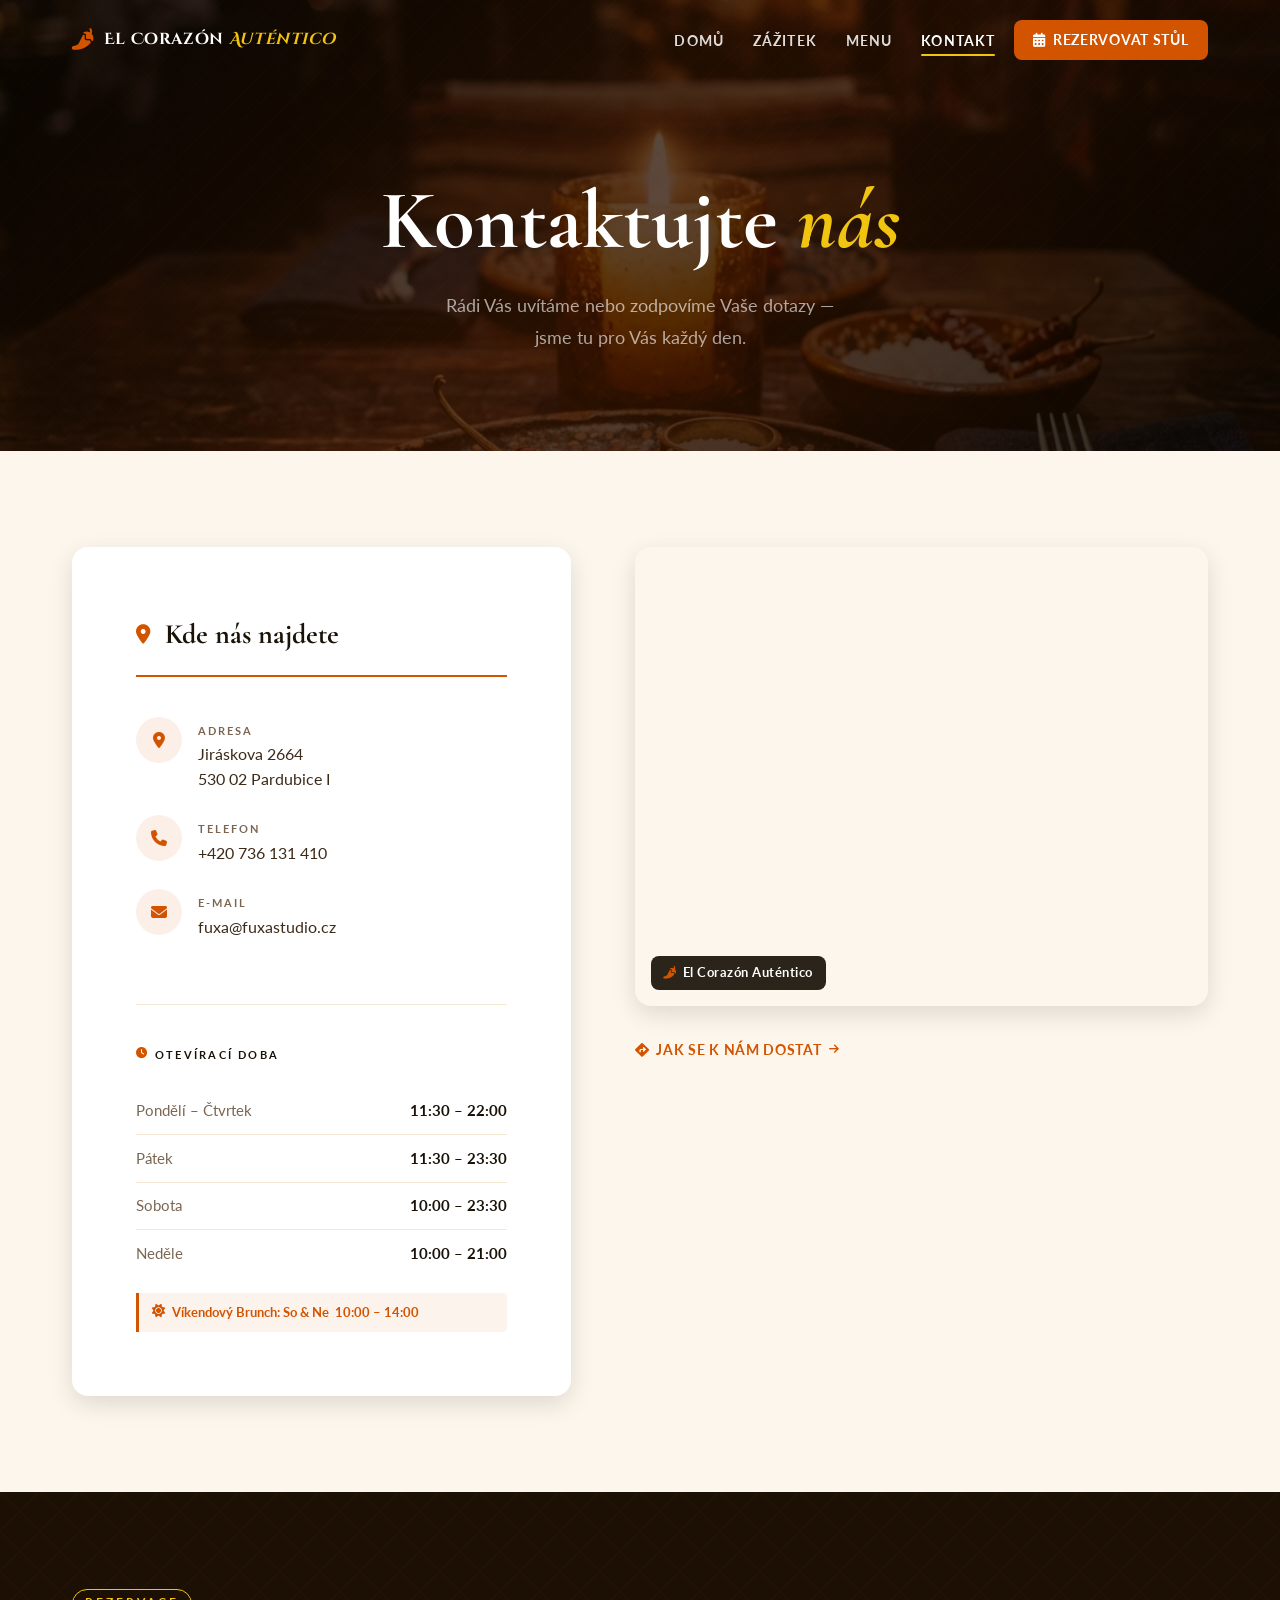
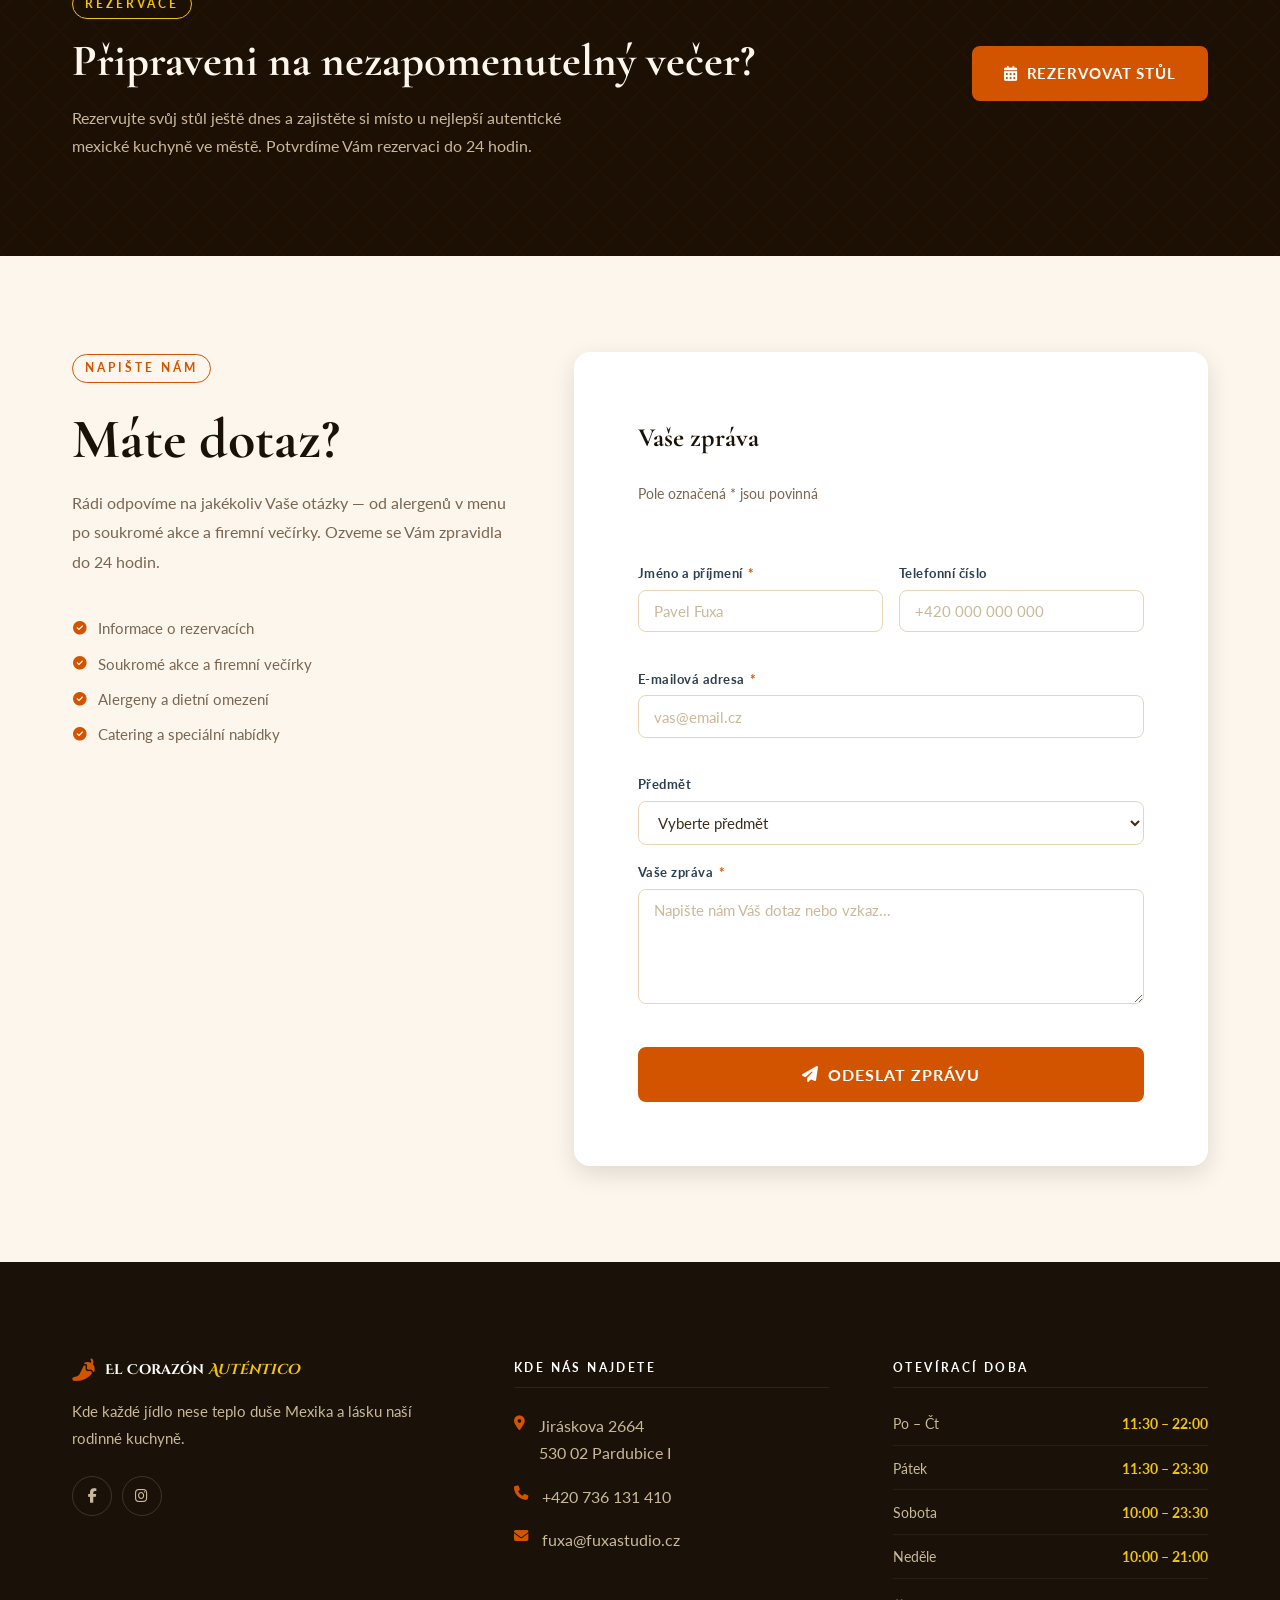
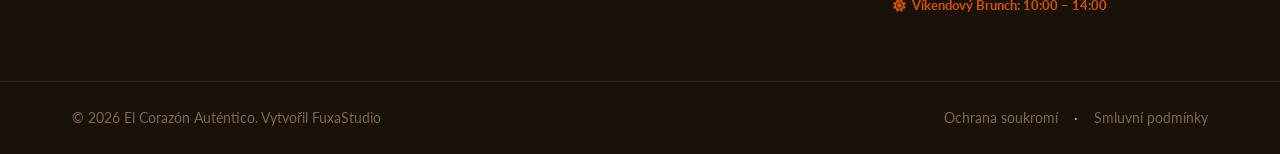
<file: kontakt.html>
<!DOCTYPE html>
<html lang="cs">

<head>
    <meta charset="UTF-8">
    <meta name="viewport" content="width=device-width, initial-scale=1.0">
    <meta name="description"
        content="Kontaktujte El Corazón Auténtico — adresa, otevírací doba, telefon, mapa a rezervace stolu v autentické mexické restauraci v San Antoniu.">
    <title>Kontakt | El Corazón Auténtico</title>

    <!-- Favicon -->
    <link rel="icon" type="image/png" href="Images/favicon.png">

    <!-- ===================== GOOGLE FONTS ===================== -->
    <link rel="preconnect" href="https://fonts.googleapis.com">
    <link rel="preconnect" href="https://fonts.gstatic.com" crossorigin>
    <link
        href="https://fonts.googleapis.com/css2?family=Cinzel+Decorative:wght@400;700;900&family=Cormorant+Garamond:ital,wght@0,300;0,400;0,600;0,700;1,400;1,600&family=Lato:wght@300;400;700;900&display=swap"
        rel="stylesheet">

    <!-- ===================== FONT AWESOME ===================== -->
    <link rel="stylesheet" href="https://cdnjs.cloudflare.com/ajax/libs/font-awesome/6.5.1/css/all.min.css"
        integrity="sha512-DTOQO9RWCH3ppGqcWaEA1BIZOC6xxalwEsw9c2QQeAIftl+Vegovlnee1c9QX4TctnWMn13TZye+giMm8e2LwA=="
        crossorigin="anonymous">

    <!-- ===================== STYLESHEET ======================= -->
    <link rel="stylesheet" href="style.css">

    <style>
        /* =========================================================
           KONTAKT PAGE — Page-Specific Styles
           Extends style.css without overriding global tokens.
           ========================================================= */

        /* ── Force Kontakt nav link to appear active on this page ── */
        .nav-link[href="kontakt.html"] {
            color: var(--white) !important;
        }

        .nav-link[href="kontakt.html"]::after {
            transform: scaleX(1) !important;
        }

        /* ─────────────────────────────────────────────────────────
           CONTACT HERO
           ───────────────────────────────────────────────────────── */
        .contact-hero {
            position: relative;
            padding: calc(var(--nav-height) + var(--space-xxl)) var(--container-pad) var(--space-xxl);
            background-color: var(--dark);
            background-image: url('Images/hero-contact.png');
            background-size: cover;
            background-position: center;
            overflow: hidden;
            text-align: center;
        }

        /* Dark overlay for readability */
        .contact-hero-overlay {
            position: absolute;
            inset: 0;
            background: linear-gradient(135deg,
                    rgba(10, 5, 0, 0.85) 0%,
                    rgba(40, 15, 0, 0.75) 50%,
                    rgba(10, 5, 0, 0.85) 100%);
            z-index: 1;
        }

        /* Aztec-inspired diamond grid texture */
        .contact-hero::before {
            content: '';
            position: absolute;
            inset: 0;
            opacity: 0.055;
            background-image:
                repeating-linear-gradient(45deg,
                    var(--orange) 0, var(--orange) 1px,
                    transparent 0, transparent 50%),
                repeating-linear-gradient(-45deg,
                    var(--yellow) 0, var(--yellow) 1px,
                    transparent 0, transparent 50%);
            background-size: 28px 28px;
            pointer-events: none;
        }

        /* Warm terracotta radial glow at the base */
        .contact-hero::after {
            content: '';
            position: absolute;
            inset: 0;
            background: radial-gradient(ellipse at 50% 110%,
                    rgba(211, 84, 0, 0.28) 0%,
                    transparent 62%);
            pointer-events: none;
        }

        .contact-hero__content {
            position: relative;
            z-index: 1;
            max-width: 680px;
            margin: 0 auto;
        }

        .contact-hero__eyebrow {
            display: inline-block;
            font-family: var(--font-body);
            font-size: 0.72rem;
            font-weight: 700;
            letter-spacing: 0.28em;
            text-transform: uppercase;
            color: var(--orange);
            margin-bottom: var(--space-sm);
            padding: 0.3em 1.1em;
            border: 1px solid rgba(211, 84, 0, 0.5);
            border-radius: 100px;
            animation: fadeUp 0.7s ease 0.1s both;
        }

        .contact-hero__title {
            font-family: var(--font-heading);
            font-size: clamp(2.8rem, 7vw, 5.2rem);
            font-weight: 700;
            line-height: 1.08;
            color: var(--white);
            margin-bottom: var(--space-md);
            animation: fadeUp 0.8s ease 0.25s both;
        }

        .contact-hero__title em {
            font-style: italic;
            color: var(--yellow);
        }

        .contact-hero__subtitle {
            font-size: clamp(0.95rem, 2vw, 1.1rem);
            color: rgba(255, 255, 255, 0.62);
            line-height: 1.85;
            animation: fadeUp 0.8s ease 0.4s both;
        }

        /* ─────────────────────────────────────────────────────────
           CONTACT GRID SECTION
           ───────────────────────────────────────────────────────── */
        .contact-section {
            padding: var(--space-xxl) 0;
            background: var(--cream);
        }

        .contact-grid {
            display: grid;
            grid-template-columns: 1fr 1.15fr;
            gap: var(--space-xl);
            align-items: start;
        }

        /* ── Info Card ── */
        .contact-info-card {
            background: var(--white);
            border-radius: var(--radius-lg);
            padding: var(--space-xl);
            box-shadow: var(--shadow-md);
            height: 100%;
        }

        .contact-info-title {
            font-family: var(--font-heading);
            font-size: 1.75rem;
            font-weight: 700;
            color: var(--dark);
            margin-bottom: var(--space-lg);
            padding-bottom: var(--space-sm);
            border-bottom: 2px solid var(--orange);
            display: flex;
            align-items: center;
            gap: 0.55em;
        }

        .contact-info-title i {
            color: var(--orange);
            font-size: 1.2rem;
        }

        /* Detail list */
        .contact-detail-list {
            display: flex;
            flex-direction: column;
            gap: var(--space-md);
            margin-bottom: var(--space-xl);
        }

        .contact-detail-item {
            display: flex;
            align-items: flex-start;
            gap: var(--space-sm);
        }

        .contact-detail-icon {
            width: 46px;
            height: 46px;
            flex-shrink: 0;
            border-radius: 50%;
            background: rgba(211, 84, 0, 0.09);
            display: flex;
            align-items: center;
            justify-content: center;
            color: var(--orange);
            font-size: 1rem;
            transition: background var(--transition-fast), color var(--transition-fast);
            cursor: default;
        }

        .contact-detail-item:hover .contact-detail-icon {
            background: var(--orange);
            color: var(--white);
        }

        .contact-detail-text {
            flex: 1;
            padding-top: 0.25em;
        }

        .contact-detail-label {
            font-size: 0.7rem;
            font-weight: 700;
            letter-spacing: 0.18em;
            text-transform: uppercase;
            color: var(--text-muted);
            margin-bottom: 0.2em;
        }

        .contact-detail-value {
            font-size: 1rem;
            color: var(--text-body);
            line-height: 1.55;
        }

        .contact-detail-value a {
            color: var(--text-body);
            transition: color var(--transition-fast);
        }

        .contact-detail-value a:hover {
            color: var(--orange);
        }

        /* ── Hours ── */
        .hours-section {
            border-top: 1px solid var(--cream-dark);
            padding-top: var(--space-lg);
        }

        .hours-heading {
            font-family: var(--font-body);
            font-size: 0.7rem;
            font-weight: 700;
            letter-spacing: 0.2em;
            text-transform: uppercase;
            color: var(--dark);
            margin-bottom: var(--space-md);
            display: flex;
            align-items: center;
            gap: 0.5em;
        }

        .hours-heading i {
            color: var(--orange);
        }

        .contact-hours-list {
            display: flex;
            flex-direction: column;
        }

        .contact-hours-row {
            display: flex;
            justify-content: space-between;
            align-items: center;
            padding: 0.7em 0;
            border-bottom: 1px solid var(--cream-dark);
            font-size: 0.9375rem;
        }

        .contact-hours-row:last-of-type {
            border-bottom: none;
        }

        .contact-hours-day {
            color: var(--text-muted);
        }

        .contact-hours-time {
            color: var(--dark);
            font-weight: 700;
            white-space: nowrap;
        }

        .hours-brunch-note {
            margin-top: var(--space-sm);
            padding: 0.6em 1em;
            background: rgba(211, 84, 0, 0.07);
            border-left: 3px solid var(--orange);
            border-radius: 0 var(--radius-sm) var(--radius-sm) 0;
            font-size: 0.84rem;
            color: var(--orange);
            font-weight: 700;
            display: flex;
            align-items: center;
            gap: 0.5em;
        }

        /* ── Map Column ── */
        .map-col {
            display: flex;
            flex-direction: column;
            gap: var(--space-md);
        }

        .map-wrapper {
            position: relative;
            border-radius: var(--radius-lg);
            overflow: hidden;
            box-shadow: var(--shadow-md);
            aspect-ratio: 4 / 3.2;
        }

        .map-wrapper iframe {
            width: 100%;
            height: 100%;
            border: 0;
            display: block;
            filter: grayscale(45%) sepia(18%);
            transition: filter var(--transition-slow);
        }

        .map-wrapper:hover iframe {
            filter: grayscale(0%) sepia(0%);
        }

        .map-label {
            position: absolute;
            bottom: var(--space-sm);
            left: var(--space-sm);
            background: rgba(26, 18, 8, 0.92);
            backdrop-filter: blur(8px);
            color: var(--white);
            padding: 0.45em 1em;
            border-radius: var(--radius-md);
            font-size: 0.8rem;
            font-weight: 700;
            letter-spacing: 0.04em;
            display: flex;
            align-items: center;
            gap: 0.45em;
            pointer-events: none;
            z-index: 1;
        }

        .map-label i {
            color: var(--orange);
        }

        .map-directions {
            display: inline-flex;
            align-items: center;
            gap: 0.5em;
            font-size: 0.875rem;
            font-weight: 700;
            color: var(--orange);
            letter-spacing: 0.05em;
            text-transform: uppercase;
            transition: color var(--transition-fast);
            padding: var(--space-xs) 0;
            cursor: pointer;
        }

        .map-directions .arrow {
            font-size: 0.7rem;
            transition: transform var(--transition-fast);
        }

        .map-directions:hover {
            color: var(--orange-dark);
        }

        .map-directions:hover .arrow {
            transform: translateX(4px);
        }

        /* ─────────────────────────────────────────────────────────
           RESERVATION CTA STRIP
           ───────────────────────────────────────────────────────── */
        .reservation-cta-section {
            padding: var(--space-xxl) 0;
            background: var(--dark-card);
            position: relative;
            overflow: hidden;
        }

        .reservation-cta-section::before {
            content: '';
            position: absolute;
            inset: 0;
            opacity: 0.04;
            background-image:
                repeating-linear-gradient(45deg,
                    var(--orange) 0, var(--orange) 1px,
                    transparent 0, transparent 50%),
                repeating-linear-gradient(-45deg,
                    var(--yellow) 0, var(--yellow) 1px,
                    transparent 0, transparent 50%);
            background-size: 40px 40px;
            pointer-events: none;
        }

        .reservation-cta-inner {
            position: relative;
            z-index: 1;
            display: grid;
            grid-template-columns: 1fr auto;
            gap: var(--space-xl);
            align-items: center;
        }

        .reservation-cta-heading {
            font-family: var(--font-heading);
            font-size: clamp(1.7rem, 3.8vw, 2.8rem);
            font-weight: 700;
            color: var(--cream);
            line-height: 1.2;
            margin: var(--space-xs) 0 var(--space-sm);
        }

        .reservation-cta-desc {
            font-size: 1rem;
            color: var(--text-light);
            line-height: 1.75;
            max-width: 540px;
        }

        /* ─────────────────────────────────────────────────────────
           CONTACT FORM SECTION
           ───────────────────────────────────────────────────────── */
        .contact-form-section {
            padding: var(--space-xxl) 0;
            background: var(--cream);
        }

        .contact-form-wrapper {
            display: grid;
            grid-template-columns: 1fr 1.45fr;
            gap: var(--space-xl);
            align-items: start;
        }

        .contact-form-intro {
            position: sticky;
            top: calc(var(--nav-height) + var(--space-lg));
        }

        .contact-form-intro .intro-desc {
            font-size: 1rem;
            color: var(--text-muted);
            line-height: 1.85;
            margin: var(--space-sm) 0 var(--space-lg);
        }

        .contact-quick-list {
            display: flex;
            flex-direction: column;
            gap: 0.6em;
        }

        .contact-quick-list li {
            display: flex;
            align-items: center;
            gap: 0.65em;
            font-size: 0.9375rem;
            color: var(--text-muted);
        }

        .contact-quick-list li i {
            color: var(--orange);
            font-size: 0.85rem;
            width: 16px;
            text-align: center;
            flex-shrink: 0;
        }

        /* ── Inquiry Form Card ── */
        .inquiry-form-card {
            background: var(--white);
            border-radius: var(--radius-lg);
            padding: var(--space-xl);
            box-shadow: var(--shadow-md);
        }

        .inquiry-form-title {
            font-family: var(--font-heading);
            font-size: 1.65rem;
            font-weight: 700;
            color: var(--dark);
            margin-bottom: 0.2em;
        }

        .inquiry-form-subtitle {
            font-size: 0.875rem;
            color: var(--text-muted);
            margin-bottom: var(--space-lg);
        }

        .inquiry-form {
            display: flex;
            flex-direction: column;
            gap: var(--space-sm);
        }

        /* Contact form success state */
        .contact-form-success {
            display: none;
            flex-direction: column;
            align-items: center;
            text-align: center;
            padding: var(--space-xl) var(--space-md);
            gap: var(--space-sm);
        }

        .contact-form-success.visible {
            display: flex;
        }

        .contact-form-success__icon {
            font-size: 3.2rem;
            color: #27AE60;
            animation: popIn 0.5s cubic-bezier(0.175, 0.885, 0.32, 1.275) both;
        }

        .contact-form-success h3 {
            font-family: var(--font-heading);
            font-size: 1.9rem;
            font-weight: 700;
            color: var(--dark);
        }

        .contact-form-success p {
            color: var(--text-muted);
            line-height: 1.75;
            max-width: 360px;
        }

        .contact-form-success p strong {
            color: var(--orange);
        }

        /* ─────────────────────────────────────────────────────────
           RESPONSIVE
           ───────────────────────────────────────────────────────── */
        @media (max-width: 1024px) {
            .contact-grid {
                grid-template-columns: 1fr;
            }

            .map-wrapper {
                aspect-ratio: 16 / 9;
            }

            .reservation-cta-inner {
                grid-template-columns: 1fr;
                gap: var(--space-lg);
                text-align: center;
            }

            .reservation-cta-desc {
                max-width: 100%;
            }

            .contact-form-wrapper {
                grid-template-columns: 1fr;
            }

            .contact-form-intro {
                position: static;
            }
        }

        @media (max-width: 768px) {

            .contact-info-card,
            .inquiry-form-card {
                padding: var(--space-lg);
            }

            .contact-hero__title {
                font-size: clamp(2.2rem, 10vw, 3.2rem);
            }
        }

        @media (max-width: 480px) {
            .contact-hours-row {
                flex-direction: column;
                align-items: flex-start;
                gap: 0.1em;
            }
        }
    </style>
</head>

<body>

    <!-- ================================================
         NAVIGATION BAR
    ================================================ -->
    <nav class="navbar" id="navbar" role="navigation" aria-label="Hlavní navigace">
        <div class="nav-container">

            <a href="index.html" class="nav-logo" aria-label="El Corazón Auténtico – Domů">
                <i class="fas fa-pepper-hot nav-logo-icon" aria-hidden="true"></i>
                <span class="nav-logo-text">El Corazón <em>Auténtico</em></span>
            </a>

            <button class="nav-toggle" id="nav-toggle" aria-label="Přepnout navigační menu" aria-expanded="false"
                aria-controls="nav-menu">
                <span class="hamburger-line"></span>
                <span class="hamburger-line"></span>
                <span class="hamburger-line"></span>
            </button>

            <ul class="nav-menu" id="nav-menu" role="list">
                <li class="nav-item"><a href="index.html" class="nav-link">Domů</a></li>
                <li class="nav-item"><a href="zazitek.html" class="nav-link">Zážitek</a></li>
                <li class="nav-item"><a href="menu.html" class="nav-link">Menu</a></li>
                <li class="nav-item"><a href="kontakt.html" class="nav-link active">Kontakt</a></li>
                <li class="nav-item nav-cta">
                    <a href="index.html#reservations" class="btn-nav">
                        <i class="fas fa-calendar-alt" aria-hidden="true"></i>
                        Rezervovat stůl
                    </a>
                </li>
            </ul>
        </div>
    </nav>

    <!-- ================================================
         CONTACT HERO
    ================================================ -->
    <section class="contact-hero" aria-label="Kontaktujte nás">
        <!-- Layered overlays -->
        <div class="contact-hero-overlay" aria-hidden="true"></div>
        <div class="contact-hero__content">

            <h1 class="contact-hero__title">
                Kontaktujte <em>nás</em>
            </h1>
            <p class="contact-hero__subtitle">
                Rádi Vás uvítáme nebo zodpovíme Vaše dotazy —<br>
                jsme tu pro Vás každý den.
            </p>
        </div>
    </section>

    <!-- ================================================
         CONTACT INFO GRID
    ================================================ -->
    <section class="contact-section" aria-label="Kontaktní informace a mapa">
        <div class="container">
            <div class="contact-grid">

                <!-- ── LEFT: Contact Info & Hours ── -->
                <div class="fade-in-up">
                    <div class="contact-info-card">

                        <h2 class="contact-info-title">
                            <i class="fas fa-map-marker-alt" aria-hidden="true"></i>
                            Kde nás najdete
                        </h2>

                        <ul class="contact-detail-list" role="list">

                            <!-- Address -->
                            <li class="contact-detail-item">
                                <div class="contact-detail-icon" aria-hidden="true">
                                    <i class="fas fa-location-dot"></i>
                                </div>
                                <div class="contact-detail-text">
                                    <p class="contact-detail-label">Adresa</p>
                                    <address class="contact-detail-value">
                                        Jiráskova 2664
                                        <br>530 02 Pardubice I
                                    </address>
                                </div>
                            </li>

                            <!-- Phone -->
                            <li class="contact-detail-item">
                                <div class="contact-detail-icon" aria-hidden="true">
                                    <i class="fas fa-phone"></i>
                                </div>
                                <div class="contact-detail-text">
                                    <p class="contact-detail-label">Telefon</p>
                                    <p class="contact-detail-value">
                                        <a href="tel:+420736131410">+420 736 131 410</a>
                                    </p>
                                </div>
                            </li>

                            <!-- Email -->
                            <li class="contact-detail-item">
                                <div class="contact-detail-icon" aria-hidden="true">
                                    <i class="fas fa-envelope"></i>
                                </div>
                                <div class="contact-detail-text">
                                    <p class="contact-detail-label">E-mail</p>
                                    <p class="contact-detail-value">
                                        <a href="mailto:fuxa@fuxastudio.cz">fuxa@fuxastudio.cz</a>
                                    </p>
                                </div>
                            </li>

                        </ul><!-- /.contact-detail-list -->

                        <!-- ── Opening Hours ── -->
                        <div class="hours-section">
                            <h3 class="hours-heading">
                                <i class="fas fa-clock" aria-hidden="true"></i>
                                Otevírací doba
                            </h3>
                            <ul class="contact-hours-list" role="list">
                                <li class="contact-hours-row">
                                    <span class="contact-hours-day">Pondělí – Čtvrtek</span>
                                    <span class="contact-hours-time">11:30 – 22:00</span>
                                </li>
                                <li class="contact-hours-row">
                                    <span class="contact-hours-day">Pátek</span>
                                    <span class="contact-hours-time">11:30 – 23:30</span>
                                </li>
                                <li class="contact-hours-row">
                                    <span class="contact-hours-day">Sobota</span>
                                    <span class="contact-hours-time">10:00 – 23:30</span>
                                </li>
                                <li class="contact-hours-row">
                                    <span class="contact-hours-day">Neděle</span>
                                    <span class="contact-hours-time">10:00 – 21:00</span>
                                </li>
                            </ul>
                            <div class="hours-brunch-note" aria-label="Víkendový brunch">
                                <i class="fas fa-sun" aria-hidden="true"></i>
                                Víkendový Brunch: So &amp; Ne &nbsp;10:00 – 14:00
                            </div>
                        </div>

                    </div><!-- /.contact-info-card -->
                </div>

                <!-- ── RIGHT: Map ── -->
                <div class="map-col fade-in-up" style="animation-delay: 0.15s;">

                    <div class="map-wrapper">
                        <iframe
                            src="https://www.google.com/maps/embed?pb=!1m18!1m12!1m3!1d5125.7150542917925!2d15.776450149748081!3d50.032765434512555!2m3!1f0!2f0!3f0!3m2!1i1024!2i768!4f13.1!3m3!1m2!1s0x470dcc8d9ece4659%3A0xa6d16cb3aa1b8321!2sJir%C3%A1skova%202664%2C%20530%2002%20Pardubice%20I!5e0!3m2!1scs!2scz!4v1776352162360!5m2!1scs!2scz"
                            width="600" height="450" style="border:0;" allowfullscreen="" loading="lazy"
                            referrerpolicy="no-referrer-when-downgrade" title="Poloha El Corazón Auténtico na mapě"
                            loading="lazy" allowfullscreen referrerpolicy="no-referrer-when-downgrade">
                        </iframe>
                        <div class="map-label" aria-hidden="true">
                            <i class="fas fa-pepper-hot"></i>
                            El Corazón Auténtico
                        </div>
                    </div>

                    <a href="https://www.google.com/maps/place/Jir%C3%A1skova+2664,+530+02+Pardubice+I/@50.0327654,15.7764501,16z/data=!4m15!1m8!3m7!1s0x470dc94b239307b5:0x12d59894ccf624ae!2sPardubice!3b1!8m2!3d50.0343092!4d15.7811994!16zL20vMGNoNTQ!3m5!1s0x470dcc8d9ece4659:0xa6d16cb3aa1b8321!8m2!3d50.0337786!4d15.7824905!16s%2Fg%2F11bw3x901r?entry=ttu&g_ep=EgoyMDI2MDQxMy4wIKXMDSoASAFQAw%3D%3D"
                        target="_blank" rel="noopener noreferrer" class="map-directions"
                        aria-label="Otevřít trasu v Google Mapách (nové okno)">
                        <i class="fas fa-diamond-turn-right" aria-hidden="true"></i>
                        Jak se k nám dostat
                        <i class="fas fa-arrow-right arrow" aria-hidden="true"></i>
                    </a>

                </div>

            </div><!-- /.contact-grid -->
        </div>
    </section>

    <!-- ================================================
         RESERVATION CTA STRIP
    ================================================ -->
    <section class="reservation-cta-section" aria-label="Rezervace stolu">
        <div class="container">
            <div class="reservation-cta-inner fade-in-up">

                <div class="reservation-cta-text">
                    <span class="section-label section-label--light">Rezervace</span>
                    <h2 class="reservation-cta-heading">
                        Připraveni na nezapomenutelný večer?
                    </h2>
                    <p class="reservation-cta-desc">
                        Rezervujte svůj stůl ještě dnes a zajistěte si místo
                        u nejlepší autentické mexické kuchyně ve městě.
                        Potvrdíme Vám rezervaci do 24 hodin.
                    </p>
                </div>

                <a href="index.html#reservations" class="btn-primary">
                    <i class="fas fa-calendar-alt" aria-hidden="true"></i>
                    Rezervovat stůl
                </a>

            </div>
        </div>
    </section>

    <!-- ================================================
         CONTACT FORM SECTION
    ================================================ -->
    <section class="contact-form-section" aria-label="Napište nám">
        <div class="container">
            <div class="contact-form-wrapper">

                <!-- Intro column -->
                <div class="contact-form-intro fade-in-up">
                    <span class="section-label">Napište nám</span>
                    <h2 class="section-title" style="text-align: left; margin: var(--space-sm) 0;">
                        Máte dotaz?
                    </h2>
                    <p class="intro-desc">
                        Rádi odpovíme na jakékoliv Vaše otázky — od alergenů v menu
                        po soukromé akce a firemní večírky.
                        Ozveme se Vám zpravidla do 24 hodin.
                    </p>
                    <ul class="contact-quick-list" role="list">
                        <li>
                            <i class="fas fa-circle-check" aria-hidden="true"></i>
                            Informace o rezervacích
                        </li>
                        <li>
                            <i class="fas fa-circle-check" aria-hidden="true"></i>
                            Soukromé akce a firemní večírky
                        </li>
                        <li>
                            <i class="fas fa-circle-check" aria-hidden="true"></i>
                            Alergeny a dietní omezení
                        </li>
                        <li>
                            <i class="fas fa-circle-check" aria-hidden="true"></i>
                            Catering a speciální nabídky
                        </li>
                    </ul>
                </div>

                <!-- Form card -->
                <div class="inquiry-form-card fade-in-up" style="animation-delay: 0.15s;">

                    <!-- ── Success state ── -->
                    <div class="contact-form-success" id="contact-success" role="alert" aria-live="polite"
                        aria-atomic="true">
                        <div class="contact-form-success__icon" aria-hidden="true">
                            <i class="fas fa-circle-check"></i>
                        </div>
                        <h3>¡Muchas Gracias!</h3>
                        <p>
                            <strong>Zpráva byla úspěšně odeslána!</strong><br>
                            Ozveme se Vám co nejdříve. <em>¡Hasta pronto!</em>
                        </p>
                        <button class="btn-outline" id="new-message-btn" type="button"
                            style="margin-top: var(--space-sm);">
                            <i class="fas fa-rotate-left" aria-hidden="true"></i>
                            Odeslat další zprávu
                        </button>
                    </div>

                    <!-- ── Inquiry Form ── -->
                    <form class="inquiry-form" id="inquiry-form" novalidate aria-label="Kontaktní formulář">

                        <h3 class="inquiry-form-title">Vaše zpráva</h3>
                        <p class="inquiry-form-subtitle">Pole označená * jsou povinná</p>

                        <!-- Row 1: Name + Phone -->
                        <div class="form-row">
                            <div class="form-group">
                                <label for="inq-name">
                                    Jméno a příjmení
                                    <span class="required" aria-label="required">*</span>
                                </label>
                                <input type="text" id="inq-name" name="inq-name" placeholder="Pavel Fuxa"
                                    autocomplete="name" required aria-describedby="inq-name-error">
                                <span class="field-error" id="inq-name-error" role="alert"></span>
                            </div>
                            <div class="form-group">
                                <label for="inq-phone">Telefonní číslo</label>
                                <input type="tel" id="inq-phone" name="inq-phone" placeholder="+420 000 000 000"
                                    autocomplete="tel">
                            </div>
                        </div>

                        <!-- Email -->
                        <div class="form-group">
                            <label for="inq-email">
                                E-mailová adresa
                                <span class="required" aria-label="required">*</span>
                            </label>
                            <input type="email" id="inq-email" name="inq-email" placeholder="vas@email.cz"
                                autocomplete="email" required aria-describedby="inq-email-error">
                            <span class="field-error" id="inq-email-error" role="alert"></span>
                        </div>

                        <!-- Subject -->
                        <div class="form-group">
                            <label for="inq-subject">Předmět</label>
                            <select id="inq-subject" name="inq-subject">
                                <option value="">Vyberte předmět</option>
                                <option value="soukroma-akce">Soukromá akce / firemní večírek</option>
                                <option value="alergeny">Alergeny a dietní omezení</option>
                                <option value="catering">Catering</option>
                                <option value="jine">Jiné</option>
                            </select>
                        </div>

                        <!-- Message -->
                        <div class="form-group">
                            <label for="inq-message">
                                Vaše zpráva
                                <span class="required" aria-label="required">*</span>
                            </label>
                            <textarea id="inq-message" name="inq-message" rows="5"
                                placeholder="Napište nám Váš dotaz nebo vzkaz..." required
                                aria-describedby="inq-message-error"></textarea>
                            <span class="field-error" id="inq-message-error" role="alert"></span>
                        </div>

                        <!-- Submit -->
                        <button type="submit" class="btn-primary btn-submit" id="inq-submit-btn">
                            <i class="fas fa-paper-plane" aria-hidden="true"></i>
                            Odeslat zprávu
                        </button>

                    </form><!-- /#inquiry-form -->
                </div><!-- /.inquiry-form-card -->

            </div>
        </div>
    </section>

    <!-- ================================================
         FOOTER
    ================================================ -->
    <footer id="contact" class="footer" role="contentinfo">

        <div class="footer-main">
            <div class="container">
                <div class="footer-grid">

                    <!-- Brand Column -->
                    <div class="footer-col footer-col--brand">
                        <a href="index.html" class="footer-logo" aria-label="Zpět na hlavní stránku">
                            <i class="fas fa-pepper-hot" aria-hidden="true"></i>
                            <span>El Corazón <em>Auténtico</em></span>
                        </a>
                        <p class="footer-tagline">
                            Kde každé jídlo nese teplo duše Mexika
                            a lásku naší rodinné kuchyně.
                        </p>
                        <nav aria-label="Odkazy na sociální sítě">
                            <div class="social-links">
                                <a href="#" class="social-link" aria-label="Navštivte náš Facebook">
                                    <i class="fab fa-facebook-f" aria-hidden="true"></i>
                                </a>
                                <a href="#" class="social-link" aria-label="Navštivte náš Instagram">
                                    <i class="fab fa-instagram" aria-hidden="true"></i>
                                </a>

                            </div>
                        </nav>
                    </div>

                    <!-- Find Us Column -->
                    <div class="footer-col">
                        <h4 class="footer-heading">Kde nás najdete</h4>
                        <ul class="footer-contact-list">
                            <li>
                                <i class="fas fa-map-marker-alt" aria-hidden="true"></i>
                                <address>Jiráskova 2664<br>530 02 Pardubice I</address>
                            </li>
                            <li>
                                <i class="fas fa-phone" aria-hidden="true"></i>
                                <a href="tel: +420 736 131 410">+420 736 131 410 </a>
                            </li>
                            <li>
                                <i class="fas fa-envelope" aria-hidden="true"></i>
                                <a href="mailto:fuxa@fuxastudio.cz">fuxa@fuxastudio.cz</a>
                            </li>
                        </ul>
                    </div>

                    <!-- Opening Hours Column -->
                    <div class="footer-col">
                        <h4 class="footer-heading">Otevírací doba</h4>
                        <ul class="footer-hours">
                            <li>
                                <span class="hours-day">Po – Čt</span>
                                <span class="hours-time">11:30 – 22:00</span>
                            </li>
                            <li>
                                <span class="hours-day">Pátek</span>
                                <span class="hours-time">11:30 – 23:30</span>
                            </li>
                            <li>
                                <span class="hours-day">Sobota</span>
                                <span class="hours-time">10:00 – 23:30</span>
                            </li>
                            <li>
                                <span class="hours-day">Neděle</span>
                                <span class="hours-time">10:00 – 21:00</span>
                            </li>
                        </ul>
                        <p class="footer-brunch-note">
                            <i class="fas fa-sun" aria-hidden="true"></i>
                            Víkendový Brunch: 10:00 – 14:00
                        </p>
                    </div>

                </div><!-- /.footer-grid -->
            </div>
        </div><!-- /.footer-main -->

        <!-- Footer Bottom Bar -->
        <div class="footer-bottom">
            <div class="container">
                <p class="footer-copy">
                    &copy; 2026 El Corazón Auténtico. Vytvořil <a href="https://fuxastudio.cz/">FuxaStudio</a>
                </p>
                <nav aria-label="Právní odkazy">
                    <div class="footer-legal-links">
                        <a href="#">Ochrana soukromí</a>
                        <span aria-hidden="true">·</span>
                        <a href="#">Smluvní podmínky</a>
                    </div>
                </nav>
            </div>
        </div>

    </footer>

    <!-- ================================================
         BACK TO TOP BUTTON
    ================================================ -->
    <button class="back-to-top" id="back-to-top" aria-label="Zpět na začátek stránky" title="Zpět nahoru">
        <i class="fas fa-chevron-up" aria-hidden="true"></i>
    </button>

    <!-- Sticky mobile CTA bar -->
    <div class="sticky-cta sticky-cta--hidden" id="sticky-cta" aria-label="Rychlé akce">
        <a href="tel:+420736131410" class="sticky-cta__btn sticky-cta__btn--phone" aria-label="Zavolat nám">
            <svg width="18" height="18" viewBox="0 0 24 24" fill="none" stroke="currentColor" stroke-width="2"
                stroke-linecap="round" stroke-linejoin="round" aria-hidden="true">
                <path
                    d="M22 16.92v3a2 2 0 0 1-2.18 2 19.79 19.79 0 0 1-8.63-3.07A19.5 19.5 0 0 1 4.69 12a19.79 19.79 0 0 1-3.07-8.67A2 2 0 0 1 3.6 1.27h3a2 2 0 0 1 2 1.72c.127.96.361 1.903.7 2.81a2 2 0 0 1-.45 2.11L7.91 8.91a16 16 0 0 0 6 6l.91-.91a2 2 0 0 1 2.11-.45c.907.339 1.85.573 2.81.7A2 2 0 0 1 22 16.92z" />
            </svg>
            <span>Zavolat</span>
        </a>
        <a href="index.html#reservations" class="sticky-cta__btn sticky-cta__btn--reserve">
            <svg width="18" height="18" viewBox="0 0 24 24" fill="none" stroke="currentColor" stroke-width="2"
                stroke-linecap="round" stroke-linejoin="round" aria-hidden="true">
                <rect x="3" y="4" width="18" height="18" rx="2" ry="2" />
                <line x1="16" y1="2" x2="16" y2="6" />
                <line x1="8" y1="2" x2="8" y2="6" />
                <line x1="3" y1="10" x2="21" y2="10" />
            </svg>
            <span>Rezervovat</span>
        </a>
    </div>

    <!-- ================================================
         JAVASCRIPT
    ================================================ -->
    <!-- Shared site script (navbar, scroll, fade-in, back-to-top) -->
    <script src="script.js"></script>

    <!-- Contact page: inquiry form + active-link fix -->
    <script>
        (function () {
            'use strict';

            /* ── Keep "Kontakt" nav link highlighted (overrides scrollspy) ── */
            const kontaktLink = document.querySelector('.nav-link[href="kontakt.html"]');
            if (kontaktLink) {
                new MutationObserver(function () {
                    if (!kontaktLink.classList.contains('active')) {
                        document.querySelectorAll('.nav-link').forEach(function (l) {
                            l.classList.remove('active');
                        });
                        kontaktLink.classList.add('active');
                    }
                }).observe(document.getElementById('nav-menu'), {
                    subtree: true,
                    attributes: true,
                    attributeFilter: ['class']
                });
            }

            /* ── Inquiry Form ── */
            var inquiryForm = document.getElementById('inquiry-form');
            var contactSuccess = document.getElementById('contact-success');
            var newMessageBtn = document.getElementById('new-message-btn');
            var inqSubmitBtn = document.getElementById('inq-submit-btn');

            if (!inquiryForm) return;

            /* Validate a single field */
            function validateField(field) {
                var errorEl = document.getElementById(field.id + '-error');
                var isValid = true;
                var message = '';

                field.classList.remove('field-valid', 'field-invalid');

                if (field.hasAttribute('required') && !field.value.trim()) {
                    isValid = false;
                    message = 'Toto pole je povinné.';
                } else if (field.type === 'email' && field.value.trim()) {
                    if (!/^[^\s@]+@[^\s@]+\.[^\s@]+$/.test(field.value.trim())) {
                        isValid = false;
                        message = 'Prosím zadejte platnou e-mailovou adresu.';
                    }
                }

                if (errorEl) errorEl.textContent = message;
                field.classList.add(isValid ? 'field-valid' : 'field-invalid');
                return isValid;
            }

            /* Real-time validation on blur / re-validate on input if already invalid */
            inquiryForm.querySelectorAll('input[required], textarea[required]').forEach(function (field) {
                field.addEventListener('blur', function () { validateField(field); });
                field.addEventListener('input', function () {
                    if (field.classList.contains('field-invalid')) validateField(field);
                });
            });

            /* Form submission */
            inquiryForm.addEventListener('submit', function (e) {
                e.preventDefault();

                var isFormValid = true;
                inquiryForm.querySelectorAll('input[required], textarea[required]').forEach(function (field) {
                    if (!validateField(field)) isFormValid = false;
                });

                if (!isFormValid) {
                    var firstInvalid = inquiryForm.querySelector('.field-invalid');
                    if (firstInvalid) {
                        firstInvalid.scrollIntoView({ behavior: 'smooth', block: 'center' });
                        firstInvalid.focus();
                    }
                    return;
                }

                /* Loading state */
                inqSubmitBtn.disabled = true;
                inqSubmitBtn.innerHTML = '<i class="fas fa-spinner fa-spin" aria-hidden="true"></i> Odesílání...';

                /* Simulate async send — replace with real fetch() for production */
                setTimeout(function () {
                    inquiryForm.style.display = 'none';
                    contactSuccess.classList.add('visible');
                    contactSuccess.scrollIntoView({ behavior: 'smooth', block: 'center' });
                    var heading = contactSuccess.querySelector('h3');
                    if (heading) {
                        heading.setAttribute('tabindex', '-1');
                        heading.focus();
                    }
                }, 1200);
            });

            /* Reset — "Odeslat další zprávu" button */
            if (newMessageBtn) {
                newMessageBtn.addEventListener('click', function () {
                    contactSuccess.classList.remove('visible');
                    inquiryForm.style.display = 'flex';
                    inquiryForm.reset();
                    inquiryForm.querySelectorAll('.field-valid, .field-invalid').forEach(function (el) {
                        el.classList.remove('field-valid', 'field-invalid');
                    });
                    inquiryForm.querySelectorAll('.field-error').forEach(function (el) {
                        el.textContent = '';
                    });
                    inqSubmitBtn.disabled = false;
                    inqSubmitBtn.innerHTML = '<i class="fas fa-paper-plane" aria-hidden="true"></i> Odeslat zprávu';
                    inquiryForm.scrollIntoView({ behavior: 'smooth', block: 'start' });
                });
            }

        })();
    </script>

</body>

</html>
</file>
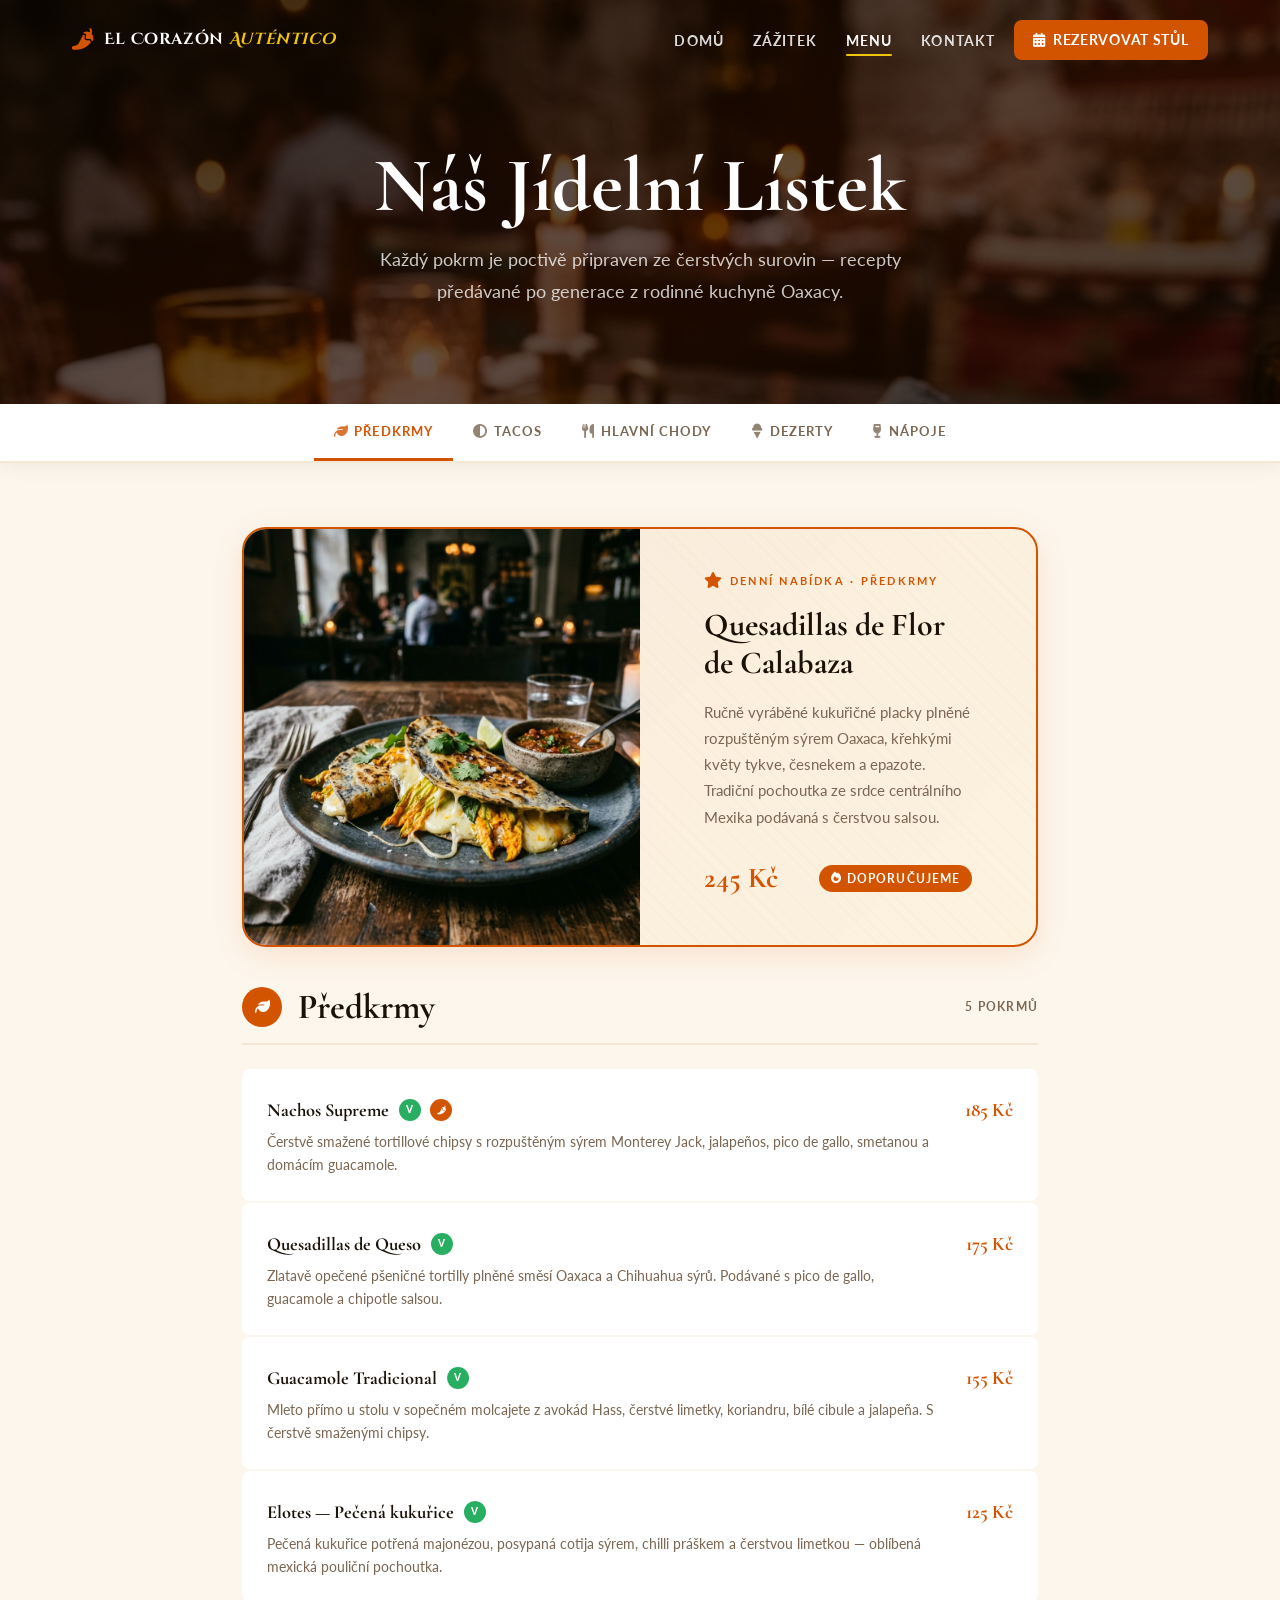
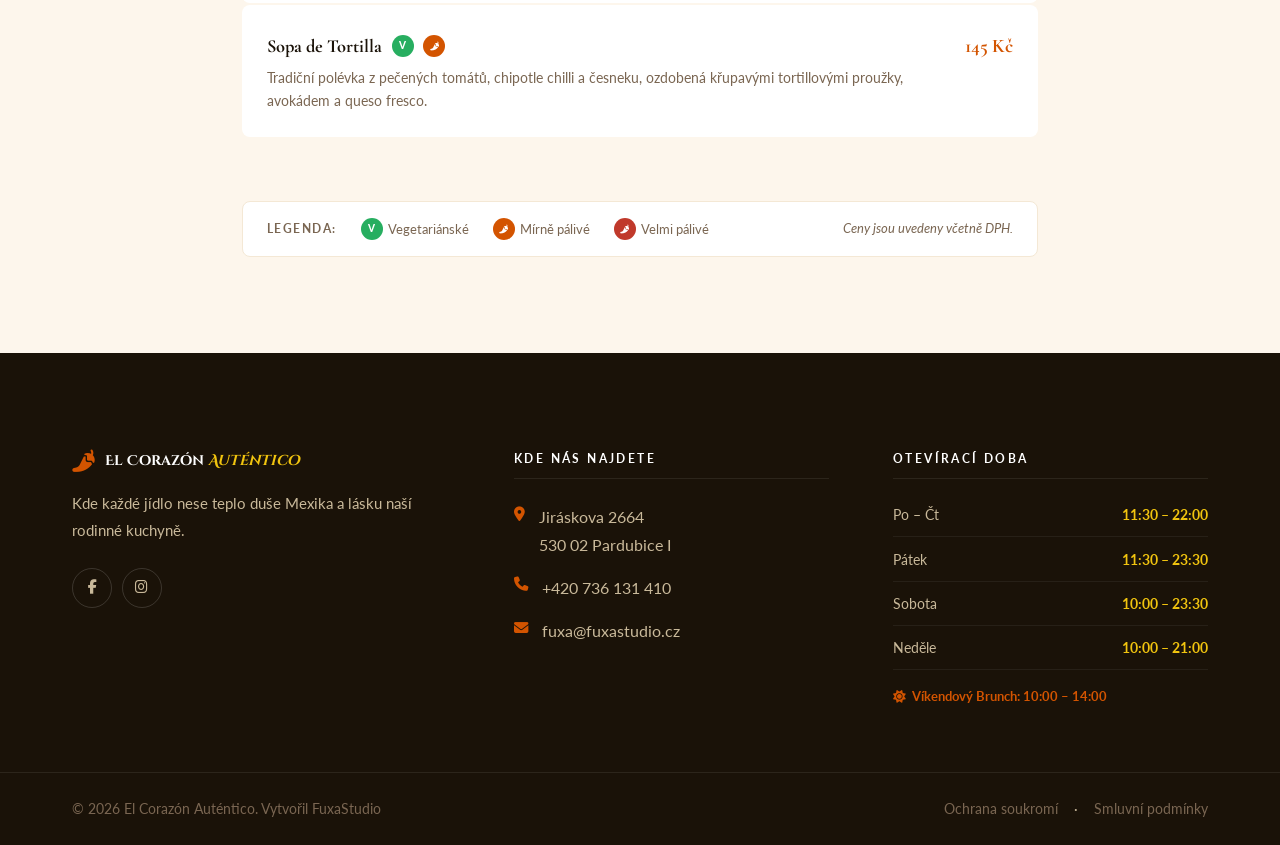
<file: menu.html>
<!DOCTYPE html>
<html lang="cs">

<head>
    <meta charset="UTF-8">
    <meta name="viewport" content="width=device-width, initial-scale=1.0">
    <meta name="description"
        content="Jídelní lístek El Corazón Auténtico — autentické mexické pokrmy připravené z čerstvých surovin. Předkrmy, tacos, hlavní chody, dezerty a nápoje.">
    <title>Jídelní lístek | El Corazón Auténtico</title>

    <!-- Favicon -->
    <link rel="icon" type="image/png" href="Images/favicon.png">

    <!-- Google Fonts -->
    <link rel="preconnect" href="https://fonts.googleapis.com">
    <link rel="preconnect" href="https://fonts.gstatic.com" crossorigin>
    <link
        href="https://fonts.googleapis.com/css2?family=Cinzel+Decorative:wght@400;700;900&family=Cormorant+Garamond:ital,wght@0,300;0,400;0,600;0,700;1,400;1,600&family=Lato:wght@300;400;700;900&display=swap"
        rel="stylesheet">

    <!-- Font Awesome -->
    <link rel="stylesheet" href="https://cdnjs.cloudflare.com/ajax/libs/font-awesome/6.5.1/css/all.min.css"
        integrity="sha512-DTOQO9RWCH3ppGqcWaEA1BIZOC6xxalwEsw9c2QQeAIftl+Vegovlnee1c9QX4TctnWMn13TZye+giMm8e2LwA=="
        crossorigin="anonymous">

    <!-- Stylesheets -->
    <link rel="stylesheet" href="style.css">
    <link rel="stylesheet" href="menu.css">
</head>

<body>

    <!-- ================================================
         NAVIGATION BAR
    ================================================ -->
    <nav class="navbar scrolled" id="navbar" role="navigation" aria-label="Hlavní navigace">
        <div class="nav-container">

            <a href="index.html" class="nav-logo" aria-label="El Corazón Auténtico – Domů">
                <i class="fas fa-pepper-hot nav-logo-icon" aria-hidden="true"></i>
                <span class="nav-logo-text">El Corazón <em>Auténtico</em></span>
            </a>

            <button class="nav-toggle" id="nav-toggle" aria-label="Přepnout navigační menu" aria-expanded="false"
                aria-controls="nav-menu">
                <span class="hamburger-line"></span>
                <span class="hamburger-line"></span>
                <span class="hamburger-line"></span>
            </button>

            <ul class="nav-menu" id="nav-menu" role="list">
                <li class="nav-item"><a href="index.html" class="nav-link">Domů</a></li>
                <li class="nav-item"><a href="zazitek.html" class="nav-link">Zážitek</a></li>
                <li class="nav-item"><a href="menu.html" class="nav-link active">Menu</a></li>
                <li class="nav-item"><a href="kontakt.html" class="nav-link">Kontakt</a></li>
                <li class="nav-item nav-cta">
                    <a href="index.html#reservations" class="btn-nav">
                        <i class="fas fa-calendar-alt" aria-hidden="true"></i>
                        Rezervovat stůl
                    </a>
                </li>
            </ul>
        </div>
    </nav>


    <!-- ================================================
         MENU HERO
    ================================================ -->
    <header class="menu-hero" aria-label="Náš jídelní lístek">
        <div class="menu-hero-overlay" aria-hidden="true"></div>
        <div class="menu-hero-content">

            <h1 class="menu-hero-title">Náš Jídelní Lístek</h1>
            <p class="menu-hero-subtitle">
                Každý pokrm je poctivě připraven ze čerstvých surovin —
                recepty předávané po generace z rodinné kuchyně Oaxacy.
            </p>
        </div>
    </header>


    <!-- ================================================
         CATEGORY NAVIGATION (tabs)
    ================================================ -->
    <nav class="category-nav" id="category-nav" aria-label="Kategorie jídelního lístku" role="tablist">
        <div class="category-nav__inner">
            <a href="#predkrmy" class="category-nav__link active" data-section="predkrmy" role="tab"
                aria-selected="true" aria-controls="predkrmy">
                <i class="fas fa-leaf" aria-hidden="true"></i>
                Předkrmy
            </a>
            <a href="#tacos" class="category-nav__link" data-section="tacos" role="tab" aria-selected="false"
                aria-controls="tacos">
                <i class="fas fa-circle-half-stroke" aria-hidden="true"></i>
                Tacos
            </a>
            <a href="#hlavni-chody" class="category-nav__link" data-section="hlavni-chody" role="tab"
                aria-selected="false" aria-controls="hlavni-chody">
                <i class="fas fa-utensils" aria-hidden="true"></i>
                Hlavní chody
            </a>
            <a href="#dezerty" class="category-nav__link" data-section="dezerty" role="tab" aria-selected="false"
                aria-controls="dezerty">
                <i class="fas fa-ice-cream" aria-hidden="true"></i>
                Dezerty
            </a>
            <a href="#napoje" class="category-nav__link" data-section="napoje" role="tab" aria-selected="false"
                aria-controls="napoje">
                <i class="fas fa-wine-glass" aria-hidden="true"></i>
                Nápoje
            </a>
        </div>
    </nav>


    <!-- ================================================
         MENU PAGE CONTENT
    ================================================ -->
    <main class="menu-page" id="menu-main">
        <div class="menu-page__inner">


            <!-- ══════════════════════════════════════════
                 TAB: PŘEDKRMY
            ══════════════════════════════════════════ -->
            <section id="predkrmy" class="menu-section-block is-active" role="tabpanel" aria-label="Předkrmy">

                <!-- Daily Special -->
                <div class="daily-special">
                    <div class="daily-special__image">
                        <img src="Images/special-starter.png"
                            alt="Denní nabídka předkrmů — Ceviche de Pescado Tradicional" loading="eager" width="800"
                            height="600">
                    </div>
                    <div class="daily-special__body">
                        <span class="daily-special__label">
                            <i class="fas fa-star" aria-hidden="true"></i>
                            Denní nabídka · Předkrmy
                        </span>
                        <h2 class="daily-special__title">Quesadillas de Flor de Calabaza</h2>
                        <p class="daily-special__desc">
                            Ručně vyráběné kukuřičné placky plněné rozpuštěným sýrem Oaxaca,
                            křehkými květy tykve, česnekem a epazote. Tradiční pochoutka
                            ze srdce centrálního Mexika podávaná s čerstvou salsou.
                        </p>
                        <div class="daily-special__footer">
                            <span class="daily-special__price">245 Kč</span>
                            <span class="daily-special__badge">
                                <i class="fas fa-fire" aria-hidden="true"></i>
                                Doporučujeme
                            </span>
                        </div>
                    </div>
                </div>

                <!-- Section heading -->
                <div class="menu-section-heading">
                    <div class="menu-section-heading__icon" aria-hidden="true">
                        <i class="fas fa-leaf"></i>
                    </div>
                    <h2 class="menu-section-heading__text">Předkrmy</h2>
                    <span class="menu-section-heading__count">5 pokrmů</span>
                </div>

                <ul class="menu-items-list" role="list">

                    <li class="menu-item" role="listitem">
                        <div class="menu-item__header">
                            <h3 class="menu-item__name">Nachos Supreme</h3>
                            <span class="diet-badge diet-badge--veg" aria-label="Vegetariánské">V</span>
                            <span class="diet-badge diet-badge--spicy" aria-label="Mírně pálivé">
                                <i class="fas fa-pepper-hot" style="font-size:0.55rem"></i>
                            </span>
                        </div>
                        <span class="menu-item__price">185 Kč</span>
                        <p class="menu-item__desc">
                            Čerstvě smažené tortillové chipsy s rozpuštěným sýrem Monterey Jack,
                            jalapeños, pico de gallo, smetanou a domácím guacamole.
                        </p>
                    </li>

                    <li class="menu-item" role="listitem">
                        <div class="menu-item__header">
                            <h3 class="menu-item__name">Quesadillas de Queso</h3>
                            <span class="diet-badge diet-badge--veg" aria-label="Vegetariánské">V</span>
                        </div>
                        <span class="menu-item__price">175 Kč</span>
                        <p class="menu-item__desc">
                            Zlatavě opečené pšeničné tortilly plněné směsí Oaxaca a Chihuahua sýrů.
                            Podávané s pico de gallo, guacamole a chipotle salsou.
                        </p>
                    </li>

                    <li class="menu-item" role="listitem">
                        <div class="menu-item__header">
                            <h3 class="menu-item__name">Guacamole Tradicional</h3>
                            <span class="diet-badge diet-badge--veg" aria-label="Vegetariánské">V</span>
                        </div>
                        <span class="menu-item__price">155 Kč</span>
                        <p class="menu-item__desc">
                            Mleto přímo u stolu v sopečném molcajete z avokád Hass, čerstvé limetky,
                            koriandru, bílé cibule a jalapeña. S čerstvě smaženými chipsy.
                        </p>
                    </li>

                    <li class="menu-item" role="listitem">
                        <div class="menu-item__header">
                            <h3 class="menu-item__name">Elotes — Pečená kukuřice</h3>
                            <span class="diet-badge diet-badge--veg" aria-label="Vegetariánské">V</span>
                        </div>
                        <span class="menu-item__price">125 Kč</span>
                        <p class="menu-item__desc">
                            Pečená kukuřice potřená majonézou, posypaná cotija sýrem, chilli
                            práškem a čerstvou limetkou — oblíbená mexická pouliční pochoutka.
                        </p>
                    </li>

                    <li class="menu-item" role="listitem">
                        <div class="menu-item__header">
                            <h3 class="menu-item__name">Sopa de Tortilla</h3>
                            <span class="diet-badge diet-badge--veg" aria-label="Vegetariánské">V</span>
                            <span class="diet-badge diet-badge--spicy" aria-label="Mírně pálivé">
                                <i class="fas fa-pepper-hot" style="font-size:0.55rem"></i>
                            </span>
                        </div>
                        <span class="menu-item__price">145 Kč</span>
                        <p class="menu-item__desc">
                            Tradiční polévka z pečených tomátů, chipotle chilli a česneku,
                            ozdobená křupavými tortillovými proužky, avokádem a queso fresco.
                        </p>
                    </li>

                </ul>
            </section>


            <!-- ══════════════════════════════════════════
                 TAB: TACOS
            ══════════════════════════════════════════ -->
            <section id="tacos" class="menu-section-block" role="tabpanel" aria-label="Tacos">

                <!-- Daily Special -->
                <div class="daily-special">
                    <div class="daily-special__image">
                        <img src="Images/special-taco.png" alt="Denní nabídka tacos — Taco de Pulpo al Pastor"
                            loading="lazy" width="800" height="600">
                    </div>
                    <div class="daily-special__body">
                        <span class="daily-special__label">
                            <i class="fas fa-star" aria-hidden="true"></i>
                            Denní nabídka · Tacos
                        </span>
                        <h2 class="daily-special__title">Tacos de Cochinita Pibil</h2>
                        <p class="daily-special__desc">
                            Pomalu pečené vepřové plecko marinované v achiote a citrusové šťávě,
                            tradičně připravované v banánových listech. Podávané s nakládanou
                            červenou cibulí a habanero salsou na domácích tortillách.
                        </p>
                        <div class="daily-special__footer">
                            <span class="daily-special__price">225 Kč</span>
                            <span class="daily-special__badge">
                                <i class="fas fa-fire" aria-hidden="true"></i>
                                Doporučujeme
                            </span>
                        </div>
                    </div>
                </div>

                <!-- Section heading -->
                <div class="menu-section-heading">
                    <div class="menu-section-heading__icon" aria-hidden="true">
                        <i class="fas fa-circle-half-stroke"></i>
                    </div>
                    <h2 class="menu-section-heading__text">Tacos</h2>
                    <span class="menu-section-heading__count">5 druhů · 2 ks</span>
                </div>

                <ul class="menu-items-list" role="list">

                    <li class="menu-item" role="listitem">
                        <div class="menu-item__header">
                            <h3 class="menu-item__name">Tacos Al Pastor</h3>
                            <span class="diet-badge diet-badge--spicy" aria-label="Mírně pálivé">
                                <i class="fas fa-pepper-hot" style="font-size:0.55rem"></i>
                            </span>
                        </div>
                        <span class="menu-item__price">185 Kč</span>
                        <p class="menu-item__desc">
                            Pomalu pečené marinované vepřové na vertikálním trompu,
                            s čerstvým ananasem, koriandrem a domácí salsou verde
                            na ručně vyráběných kukuřičných tortillách.
                        </p>
                    </li>

                    <li class="menu-item" role="listitem">
                        <div class="menu-item__header">
                            <h3 class="menu-item__name">Tacos de Barbacoa</h3>
                            <span class="diet-badge diet-badge--spicy-hot" aria-label="Velmi pálivé">
                                <i class="fas fa-pepper-hot" style="font-size:0.55rem"></i>
                            </span>
                        </div>
                        <span class="menu-item__price">195 Kč</span>
                        <p class="menu-item__desc">
                            Hovězí líčka dušená po celý den s guajillo a ancho chilli,
                            česnekem a oreganem. S bílou cibulí, koriandrem a salsou roja.
                        </p>
                    </li>

                    <li class="menu-item" role="listitem">
                        <div class="menu-item__header">
                            <h3 class="menu-item__name">Tacos de Carnitas</h3>
                        </div>
                        <span class="menu-item__price">185 Kč</span>
                        <p class="menu-item__desc">
                            Vepřové maso pomalu konfitované v loji se citrusovou kůrou
                            a skořicí dokud není zlatavé a křupavé. S cibulí, koriandrem
                            a limetkovými klínky.
                        </p>
                    </li>

                    <li class="menu-item" role="listitem">
                        <div class="menu-item__header">
                            <h3 class="menu-item__name">Tacos de Camarones</h3>
                            <span class="diet-badge diet-badge--spicy" aria-label="Mírně pálivé">
                                <i class="fas fa-pepper-hot" style="font-size:0.55rem"></i>
                            </span>
                        </div>
                        <span class="menu-item__price">215 Kč</span>
                        <p class="menu-item__desc">
                            Grilované tygří krevety marinované v chilli de árbol, česneku
                            a limetce, podávané s kapustovým salátem, mango salsou a chipotle crémou.
                        </p>
                    </li>

                    <li class="menu-item" role="listitem">
                        <div class="menu-item__header">
                            <h3 class="menu-item__name">Tacos de Verduras</h3>
                            <span class="diet-badge diet-badge--veg" aria-label="Vegetariánské">V</span>
                        </div>
                        <span class="menu-item__price">165 Kč</span>
                        <p class="menu-item__desc">
                            Sezonní zelenina pečená na grilu — cuketa, paprika a houby portobello —
                            s černými fazolemi, avokádem a salsa verde. Veganská možnost.
                        </p>
                    </li>

                </ul>
            </section>


            <!-- ══════════════════════════════════════════
                 TAB: HLAVNÍ CHODY
            ══════════════════════════════════════════ -->
            <section id="hlavni-chody" class="menu-section-block" role="tabpanel" aria-label="Hlavní chody">

                <!-- Daily Special -->
                <div class="daily-special">
                    <div class="daily-special__image">
                        <img src="Images/special-main.png" alt="Denní nabídka hlavních chodů — Mole Amarillo con Pato"
                            loading="lazy" width="800" height="600">
                    </div>
                    <div class="daily-special__body">
                        <span class="daily-special__label">
                            <i class="fas fa-star" aria-hidden="true"></i>
                            Denní nabídka · Hlavní chody
                        </span>
                        <h2 class="daily-special__title">Mole Amarillo con Pato</h2>
                        <p class="daily-special__desc">
                            Konfitované kachní stehno v tradičním žlutém mole z Oaxacy —
                            chilhuacle amarillo, tomatillos, čerstvé bylinky a epazote.
                            Podávané s tamalito z listů banánovníku a černou rýží.
                        </p>
                        <div class="daily-special__footer">
                            <span class="daily-special__price">395 Kč</span>
                            <span class="daily-special__badge">
                                <i class="fas fa-fire" aria-hidden="true"></i>
                                Doporučujeme
                            </span>
                        </div>
                    </div>
                </div>

                <!-- Section heading -->
                <div class="menu-section-heading">
                    <div class="menu-section-heading__icon" aria-hidden="true">
                        <i class="fas fa-utensils"></i>
                    </div>
                    <h2 class="menu-section-heading__text">Hlavní chody</h2>
                    <span class="menu-section-heading__count">5 pokrmů</span>
                </div>

                <ul class="menu-items-list" role="list">

                    <li class="menu-item" role="listitem">
                        <div class="menu-item__header">
                            <h3 class="menu-item__name">Enchiladas Mole Negro</h3>
                            <span class="diet-badge diet-badge--spicy-hot" aria-label="Velmi pálivé">
                                <i class="fas fa-pepper-hot" style="font-size:0.55rem"></i>
                            </span>
                        </div>
                        <span class="menu-item__price">325 Kč</span>
                        <p class="menu-item__desc">
                            Kuřecí enchiladas zalité legendární omáčkou mole negro ze 32 ingrediencí,
                            tmavé čokolády a rodových koření. Smetana a queso fresco navrchu.
                        </p>
                    </li>

                    <li class="menu-item" role="listitem">
                        <div class="menu-item__header">
                            <h3 class="menu-item__name">Fajitas Mixtas</h3>
                            <span class="diet-badge diet-badge--spicy" aria-label="Mírně pálivé">
                                <i class="fas fa-pepper-hot" style="font-size:0.55rem"></i>
                            </span>
                        </div>
                        <span class="menu-item__price">345 Kč</span>
                        <p class="menu-item__desc">
                            Grilovaný skirt steak, kuřecí prsa a krevety s restovanou cibulí
                            a paprikou na syčícím pánvi. S tortillami, guacamole, smetanou
                            a čerstvou salsou.
                        </p>
                    </li>

                    <li class="menu-item" role="listitem">
                        <div class="menu-item__header">
                            <h3 class="menu-item__name">Chile Relleno</h3>
                            <span class="diet-badge diet-badge--veg" aria-label="Vegetariánské">V</span>
                            <span class="diet-badge diet-badge--spicy" aria-label="Mírně pálivé">
                                <i class="fas fa-pepper-hot" style="font-size:0.55rem"></i>
                            </span>
                        </div>
                        <span class="menu-item__price">295 Kč</span>
                        <p class="menu-item__desc">
                            Poblano chilli plněné ricottou, černými fazolemi a queso fresco,
                            obalené ve vzdušném vajíčkovém těstíčku, smažené dozlatova
                            a přelité ranchera salsou.
                        </p>
                    </li>

                    <li class="menu-item" role="listitem">
                        <div class="menu-item__header">
                            <h3 class="menu-item__name">Carne Asada</h3>
                        </div>
                        <span class="menu-item__price">365 Kč</span>
                        <p class="menu-item__desc">
                            Prvotřídní skirt steak marinovaný přes noc v citrusech, česneku
                            a bylinkách. Grilovaný na mesquite, podávaný s grilovanou
                            jarní cibulkou, guacamole a teplými pšeničnými tortillami.
                        </p>
                    </li>

                    <li class="menu-item" role="listitem">
                        <div class="menu-item__header">
                            <h3 class="menu-item__name">Pozole Rojo</h3>
                            <span class="diet-badge diet-badge--spicy-hot" aria-label="Velmi pálivé">
                                <i class="fas fa-pepper-hot" style="font-size:0.55rem"></i>
                            </span>
                        </div>
                        <span class="menu-item__price">285 Kč</span>
                        <p class="menu-item__desc">
                            Tradiční kukuřičný guláš s pomalu dušeným vepřovým masem
                            v bohatém vývaru z červeného chilli. Se strouhaným zelím,
                            ředkvičkou, oreganem a čerstvou limetkou.
                        </p>
                    </li>

                </ul>
            </section>


            <!-- ══════════════════════════════════════════
                 TAB: DEZERTY
            ══════════════════════════════════════════ -->
            <section id="dezerty" class="menu-section-block" role="tabpanel" aria-label="Dezerty">

                <!-- Daily Special -->
                <div class="daily-special">
                    <div class="daily-special__image">
                        <img src="Images/special-dessert.png" alt="Denní nabídka dezertů — Pastel de Elote con Cajeta"
                            loading="lazy" width="800" height="600">
                    </div>
                    <div class="daily-special__body">
                        <span class="daily-special__label">
                            <i class="fas fa-star" aria-hidden="true"></i>
                            Denní nabídka · Dezerty
                        </span>
                        <h2 class="daily-special__title">Pastel de Elote con Cajeta</h2>
                        <p class="daily-special__desc">
                            Jemný dort z čerstvé kukuřice s ricottou, citronovou kůrou a mátou,
                            přelitý domácím karamelem cajeta z kozího mléka a posypaný
                            vločkami mořské soli. Sladko-slaná dokonalost.
                        </p>
                        <div class="daily-special__footer">
                            <span class="daily-special__price">165 Kč</span>
                            <span class="daily-special__badge">
                                <i class="fas fa-fire" aria-hidden="true"></i>
                                Doporučujeme
                            </span>
                        </div>
                    </div>
                </div>

                <!-- Section heading -->
                <div class="menu-section-heading">
                    <div class="menu-section-heading__icon" aria-hidden="true">
                        <i class="fas fa-ice-cream"></i>
                    </div>
                    <h2 class="menu-section-heading__text">Dezerty</h2>
                    <span class="menu-section-heading__count">3 dezerty</span>
                </div>

                <ul class="menu-items-list" role="list">

                    <li class="menu-item" role="listitem">
                        <div class="menu-item__header">
                            <h3 class="menu-item__name">Churros con Chocolate</h3>
                        </div>
                        <span class="menu-item__price">145 Kč</span>
                        <p class="menu-item__desc">
                            Zlatavé, křupavé churros obalené ve skořicovém cukru, podávané
                            s bohatou oaxackou horkou čokoládovou omáčkou a domácím
                            vanilkovým karamelem cajeta.
                        </p>
                    </li>

                    <li class="menu-item" role="listitem">
                        <div class="menu-item__header">
                            <h3 class="menu-item__name">Tres Leches</h3>
                        </div>
                        <span class="menu-item__price">155 Kč</span>
                        <p class="menu-item__desc">
                            Jemný piškotový dortíček nasáklý trojicí mléka —
                            plnotučným, kondenzovaným a smetanou — zdobený šlehačkou
                            a čerstvými lesními plody.
                        </p>
                    </li>

                    <li class="menu-item" role="listitem">
                        <div class="menu-item__header">
                            <h3 class="menu-item__name">Flan de Vainilla</h3>
                        </div>
                        <span class="menu-item__price">135 Kč</span>
                        <p class="menu-item__desc">
                            Klasický mexický karamelový pudink z vanilky madagaskarského původu,
                            pomalu pečený ve vodní lázni. Podávaný s karamelovou omáčkou
                            a čerstvou mátou.
                        </p>
                    </li>

                </ul>
            </section>


            <!-- ══════════════════════════════════════════
                 TAB: NÁPOJE
            ══════════════════════════════════════════ -->
            <section id="napoje" class="menu-section-block" role="tabpanel" aria-label="Nápoje">

                <!-- Daily Special -->
                <div class="daily-special">
                    <div class="daily-special__image">
                        <img src="Images/special-drink.png" alt="Denní nabídka nápojů — Mezcal Negroni Especial"
                            loading="lazy" width="800" height="600">
                    </div>
                    <div class="daily-special__body">
                        <span class="daily-special__label">
                            <i class="fas fa-star" aria-hidden="true"></i>
                            Denní nabídka · Nápoje
                        </span>
                        <h2 class="daily-special__title">Mezcal Negroni Especial</h2>
                        <p class="daily-special__desc">
                            Artisanal Negroni s Banhez Mezcalem, Campari, sweet vermouth
                            a kapkou mole bitters. Uzená sůl na okraji sklenic a ozdoba
                            z pomerančové kůry. Sofistikovaný a nezapomenutelný.
                        </p>
                        <div class="daily-special__footer">
                            <span class="daily-special__price">215 Kč</span>
                            <span class="daily-special__badge">
                                <i class="fas fa-fire" aria-hidden="true"></i>
                                Doporučujeme
                            </span>
                        </div>
                    </div>
                </div>

                <!-- Section heading -->
                <div class="menu-section-heading">
                    <div class="menu-section-heading__icon" aria-hidden="true">
                        <i class="fas fa-wine-glass"></i>
                    </div>
                    <h2 class="menu-section-heading__text">Nápoje</h2>
                    <span class="menu-section-heading__count">Bar &amp; Nealkohol.</span>
                </div>

                <div class="menu-items-list">

                    <p class="menu-sub-label">
                        <i class="fas fa-glass-whiskey" aria-hidden="true"></i>
                        Tequila &amp; Mezcal
                    </p>

                    <li class="menu-item" role="listitem">
                        <div class="menu-item__header">
                            <h3 class="menu-item__name">Tequila Flight — Blanco</h3>
                        </div>
                        <span class="menu-item__price">295 Kč</span>
                        <p class="menu-item__desc">
                            Ochutnávka tří prémiových blanco tequil (3 × 40 ml): Patrón Silver,
                            Herradura Plata, Espolòn Blanco. S limetkou a sůlí.
                        </p>
                    </li>

                    <li class="menu-item" role="listitem">
                        <div class="menu-item__header">
                            <h3 class="menu-item__name">Tequila Flight — Añejo</h3>
                        </div>
                        <span class="menu-item__price">395 Kč</span>
                        <p class="menu-item__desc">
                            Stařené ušlechtilé tequily (3 × 40 ml): Don Julio Añejo,
                            Clase Azul Reposado, El Tesoro Añejo. Pro skutečné znalce.
                        </p>
                    </li>

                    <p class="menu-sub-label">
                        <i class="fas fa-cocktail" aria-hidden="true"></i>
                        Koktejly
                    </p>

                    <li class="menu-item" role="listitem">
                        <div class="menu-item__header">
                            <h3 class="menu-item__name">Margarita Clásica</h3>
                        </div>
                        <span class="menu-item__price">185 Kč</span>
                        <p class="menu-item__desc">
                            Patrón Silver, čerstvá limetková šťáva, Cointreau, agávový nektar.
                            Na skleničce sůl s chilli. On the rocks nebo zmražená.
                        </p>
                    </li>

                    <li class="menu-item" role="listitem">
                        <div class="menu-item__header">
                            <h3 class="menu-item__name">Margarita de Mango</h3>
                        </div>
                        <span class="menu-item__price">195 Kč</span>
                        <p class="menu-item__desc">
                            Čerstvé mangové pyré, Espolòn Blanco, čerstvá limetka,
                            chilli tinktura a slaný okraj. Tropická a osvěžující.
                        </p>
                    </li>

                    <li class="menu-item" role="listitem">
                        <div class="menu-item__header">
                            <h3 class="menu-item__name">Paloma</h3>
                        </div>
                        <span class="menu-item__price">175 Kč</span>
                        <p class="menu-item__desc">
                            Tequila Reposado, čerstvá grapefruitová šťáva, limetka,
                            sůl a grepová limonáda. Lehký mexický klasik.
                        </p>
                    </li>

                    <p class="menu-sub-label">
                        <i class="fas fa-droplet" aria-hidden="true"></i>
                        Aguas Frescas &amp; Nealko
                    </p>

                    <li class="menu-item" role="listitem">
                        <div class="menu-item__header">
                            <h3 class="menu-item__name">Horchata</h3>
                            <span class="diet-badge diet-badge--veg" aria-label="Vegetariánské">V</span>
                        </div>
                        <span class="menu-item__price">75 Kč</span>
                        <p class="menu-item__desc">
                            Tradiční rýžový nápoj s mandlemi, skořicí a vanilkou.
                            Jemně nasládlý a osvěžující — ideální k pálivým jídlům.
                        </p>
                    </li>

                    <li class="menu-item" role="listitem">
                        <div class="menu-item__header">
                            <h3 class="menu-item__name">Agua de Jamaica</h3>
                            <span class="diet-badge diet-badge--veg" aria-label="Vegetariánské">V</span>
                        </div>
                        <span class="menu-item__price">65 Kč</span>
                        <p class="menu-item__desc">
                            Chladný louh ze sušených kvítků ibišku s třtinovým cukrem
                            a limetkou. Rubínově červený a přirozeně antioxidantový.
                        </p>
                    </li>

                    <li class="menu-item" role="listitem">
                        <div class="menu-item__header">
                            <h3 class="menu-item__name">Agua de Tamarindo</h3>
                            <span class="diet-badge diet-badge--veg" aria-label="Vegetariánské">V</span>
                        </div>
                        <span class="menu-item__price">65 Kč</span>
                        <p class="menu-item__desc">
                            Kyselkavě-sladký nápoj z tamarindové pasty, třtinového cukru
                            a limetky. Oblíbená mexická limonáda s výraznou chutí.
                        </p>
                    </li>

                    <li class="menu-item" role="listitem">
                        <div class="menu-item__header">
                            <h3 class="menu-item__name">Café de Olla</h3>
                            <span class="diet-badge diet-badge--veg" aria-label="Vegetariánské">V</span>
                        </div>
                        <span class="menu-item__price">85 Kč</span>
                        <p class="menu-item__desc">
                            Tradiční mexická káva vařená v hliněném hrnci se skořicí,
                            piloncillo a hřebíčkem. Voňavá, hřejivá a plná chuti.
                        </p>
                    </li>

                </div>
            </section>


            <!-- Legend -->
            <div class="menu-legend" role="note" aria-label="Legenda ikon">
                <span class="menu-legend__title">Legenda:</span>
                <span class="menu-legend__item">
                    <span class="diet-badge diet-badge--veg" aria-hidden="true">V</span>
                    Vegetariánské
                </span>
                <span class="menu-legend__item">
                    <span class="diet-badge diet-badge--spicy" aria-hidden="true">
                        <i class="fas fa-pepper-hot" style="font-size:0.55rem"></i>
                    </span>
                    Mírně pálivé
                </span>
                <span class="menu-legend__item">
                    <span class="diet-badge diet-badge--spicy-hot" aria-hidden="true">
                        <i class="fas fa-pepper-hot" style="font-size:0.55rem"></i>
                    </span>
                    Velmi pálivé
                </span>
                <span class="menu-legend__item"
                    style="margin-left:auto; font-size:0.8rem; font-style:italic; color:var(--text-muted)">
                    Ceny jsou uvedeny včetně DPH.
                </span>
            </div>

        </div><!-- /.menu-page__inner -->
    </main>


    <!-- ================================================
         FOOTER
    ================================================ -->
    <footer id="contact" class="footer" role="contentinfo">

        <div class="footer-main">
            <div class="container">
                <div class="footer-grid">

                    <!-- Brand Column -->
                    <div class="footer-col footer-col--brand">
                        <a href="index.html" class="footer-logo" aria-label="Zpět na hlavní stránku">
                            <i class="fas fa-pepper-hot" aria-hidden="true"></i>
                            <span>El Corazón <em>Auténtico</em></span>
                        </a>
                        <p class="footer-tagline">
                            Kde každé jídlo nese teplo duše Mexika
                            a lásku naší rodinné kuchyně.
                        </p>
                        <nav aria-label="Odkazy na sociální sítě">
                            <div class="social-links">
                                <a href="#" class="social-link" aria-label="Navštivte náš Facebook">
                                    <i class="fab fa-facebook-f" aria-hidden="true"></i>
                                </a>
                                <a href="#" class="social-link" aria-label="Navštivte náš Instagram">
                                    <i class="fab fa-instagram" aria-hidden="true"></i>
                                </a>

                            </div>
                        </nav>
                    </div>

                    <!-- Find Us Column -->
                    <div class="footer-col">
                        <h4 class="footer-heading">Kde nás najdete</h4>
                        <ul class="footer-contact-list">
                            <li>
                                <i class="fas fa-map-marker-alt" aria-hidden="true"></i>
                                <address>Jiráskova 2664<br>530 02 Pardubice I</address>
                            </li>
                            <li>
                                <i class="fas fa-phone" aria-hidden="true"></i>
                                <a href="tel: +420 736 131 410">+420 736 131 410 </a>
                            </li>
                            <li>
                                <i class="fas fa-envelope" aria-hidden="true"></i>
                                <a href="mailto:fuxa@fuxastudio.cz">fuxa@fuxastudio.cz</a>
                            </li>
                        </ul>
                    </div>

                    <!-- Opening Hours Column -->
                    <div class="footer-col">
                        <h4 class="footer-heading">Otevírací doba</h4>
                        <ul class="footer-hours">
                            <li>
                                <span class="hours-day">Po – Čt</span>
                                <span class="hours-time">11:30 – 22:00</span>
                            </li>
                            <li>
                                <span class="hours-day">Pátek</span>
                                <span class="hours-time">11:30 – 23:30</span>
                            </li>
                            <li>
                                <span class="hours-day">Sobota</span>
                                <span class="hours-time">10:00 – 23:30</span>
                            </li>
                            <li>
                                <span class="hours-day">Neděle</span>
                                <span class="hours-time">10:00 – 21:00</span>
                            </li>
                        </ul>
                        <p class="footer-brunch-note">
                            <i class="fas fa-sun" aria-hidden="true"></i>
                            Víkendový Brunch: 10:00 – 14:00
                        </p>
                    </div>

                </div><!-- /.footer-grid -->
            </div>
        </div><!-- /.footer-main -->

        <!-- Footer Bottom Bar -->
        <div class="footer-bottom">
            <div class="container">
                <p class="footer-copy">
                    &copy; 2026 El Corazón Auténtico. Vytvořil <a href="https://fuxastudio.cz/">FuxaStudio</a>
                </p>
                <nav aria-label="Právní odkazy">
                    <div class="footer-legal-links">
                        <a href="#">Ochrana soukromí</a>
                        <span aria-hidden="true">·</span>
                        <a href="#">Smluvní podmínky</a>
                    </div>
                </nav>
            </div>
        </div>

    </footer>


    <!-- ================================================
         BACK TO TOP BUTTON
    ================================================ -->
    <button class="back-to-top" id="back-to-top" aria-label="Zpět na začátek stránky" title="Zpět nahoru">
        <i class="fas fa-chevron-up" aria-hidden="true"></i>
    </button>


    <!-- ================================================
         JAVASCRIPT
    ================================================ -->
    <!-- Sticky mobile CTA bar -->
    <div class="sticky-cta sticky-cta--hidden" id="sticky-cta" aria-label="Rychlé akce">
        <a href="tel:+420736131410" class="sticky-cta__btn sticky-cta__btn--phone" aria-label="Zavolat nám">
            <svg width="18" height="18" viewBox="0 0 24 24" fill="none" stroke="currentColor" stroke-width="2"
                stroke-linecap="round" stroke-linejoin="round" aria-hidden="true">
                <path
                    d="M22 16.92v3a2 2 0 0 1-2.18 2 19.79 19.79 0 0 1-8.63-3.07A19.5 19.5 0 0 1 4.69 12a19.79 19.79 0 0 1-3.07-8.67A2 2 0 0 1 3.6 1.27h3a2 2 0 0 1 2 1.72c.127.96.361 1.903.7 2.81a2 2 0 0 1-.45 2.11L7.91 8.91a16 16 0 0 0 6 6l.91-.91a2 2 0 0 1 2.11-.45c.907.339 1.85.573 2.81.7A2 2 0 0 1 22 16.92z" />
            </svg>
            <span>Zavolat</span>
        </a>
        <a href="index.html#reservations" class="sticky-cta__btn sticky-cta__btn--reserve">
            <svg width="18" height="18" viewBox="0 0 24 24" fill="none" stroke="currentColor" stroke-width="2"
                stroke-linecap="round" stroke-linejoin="round" aria-hidden="true">
                <rect x="3" y="4" width="18" height="18" rx="2" ry="2" />
                <line x1="16" y1="2" x2="16" y2="6" />
                <line x1="8" y1="2" x2="8" y2="6" />
                <line x1="3" y1="10" x2="21" y2="10" />
            </svg>
            <span>Rezervovat</span>
        </a>
    </div>

    <script src="script.js"></script>
    <script>
        'use strict';

        /* ── Tab switching ── */
        (function initTabs() {
            const catLinks = document.querySelectorAll('.category-nav__link');
            const panels = document.querySelectorAll('.menu-section-block');

            catLinks.forEach(link => {
                link.addEventListener('click', function (e) {
                    e.preventDefault();
                    const targetId = this.dataset.section;

                    /* Update tab active state */
                    catLinks.forEach(l => {
                        l.classList.remove('active');
                        l.setAttribute('aria-selected', 'false');
                    });
                    this.classList.add('active');
                    this.setAttribute('aria-selected', 'true');

                    /* Show only the matching panel */
                    panels.forEach(p => p.classList.remove('is-active'));
                    const activePanel = document.getElementById(targetId);
                    if (activePanel) activePanel.classList.add('is-active');

                    /* Scroll to top of menu content smoothly */
                    document.getElementById('menu-main').scrollIntoView({
                        behavior: 'smooth',
                        block: 'start'
                    });
                });
            });
        })();

        /* ── Navbar always solid on menu page ── */
        (function solidNav() {
            const nb = document.getElementById('navbar');
            if (nb) nb.classList.add('scrolled');
        })();
    </script>

</body>

</html>
</file>
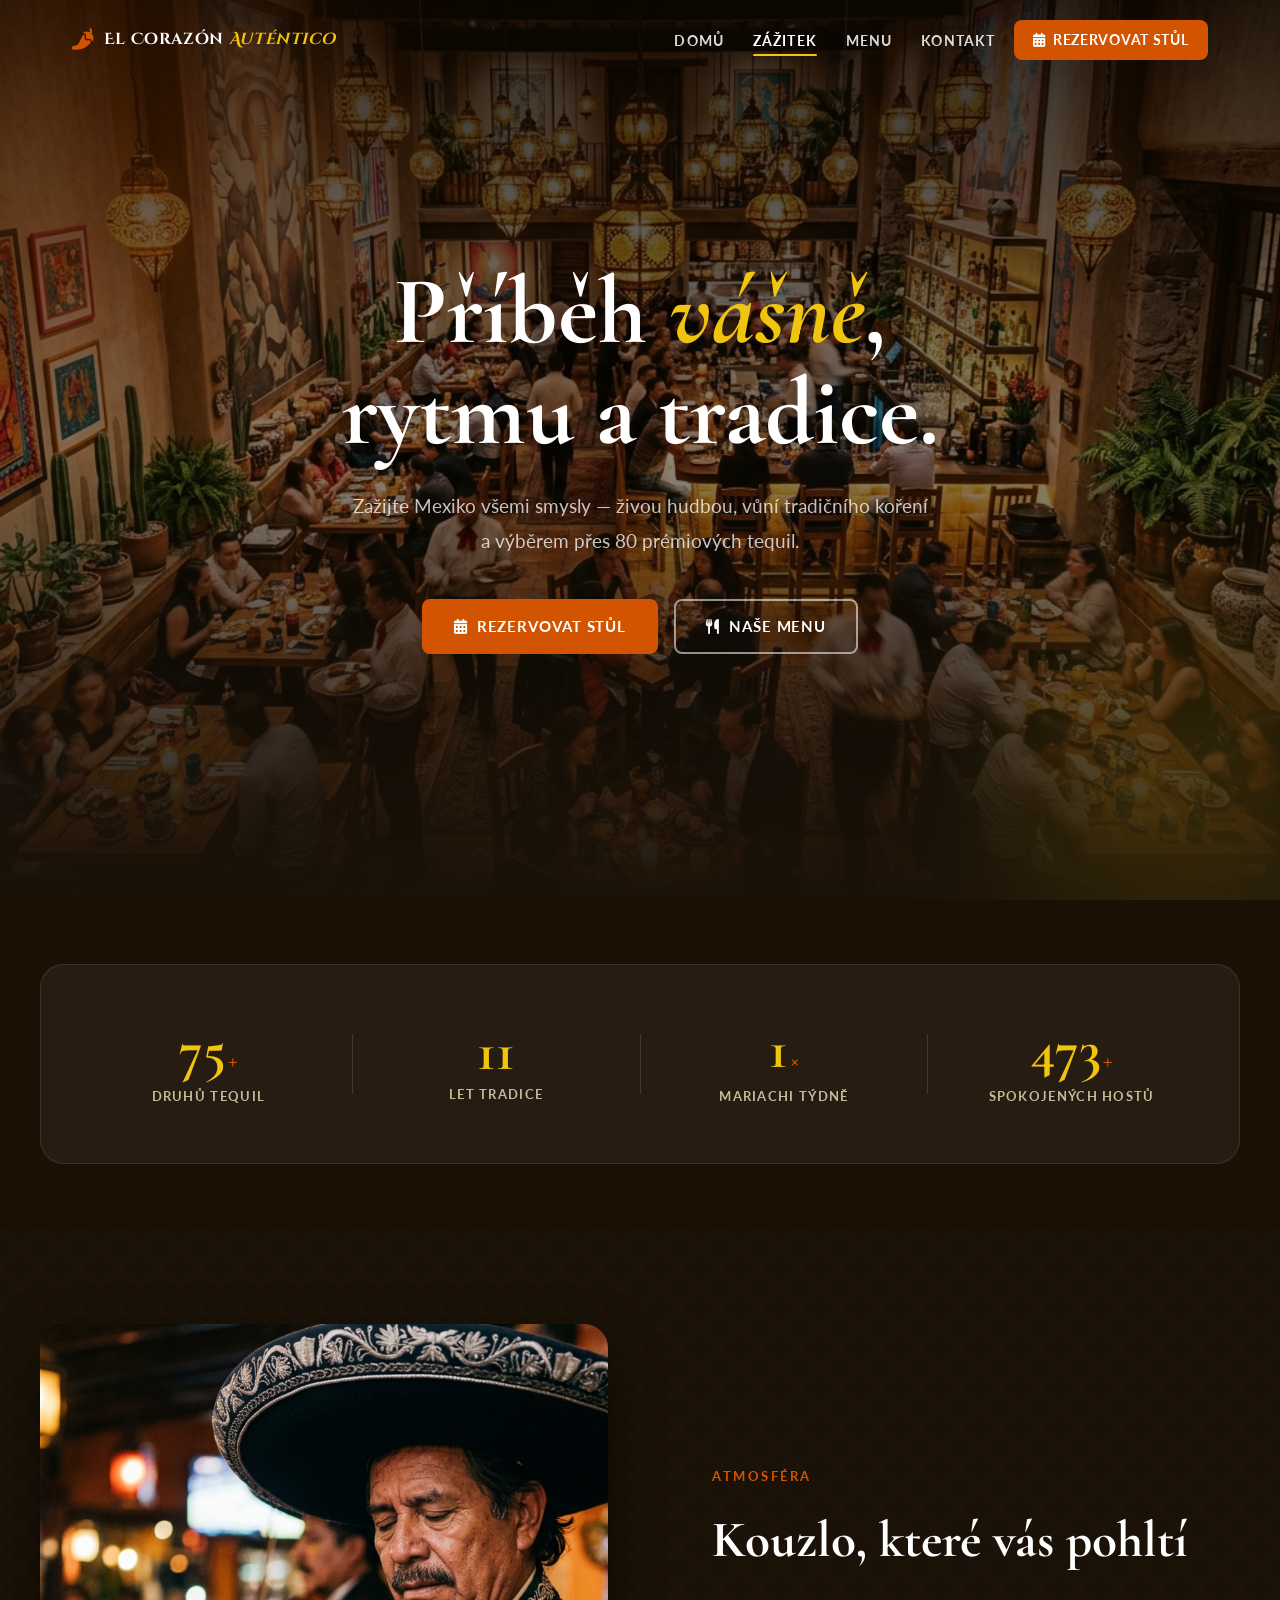
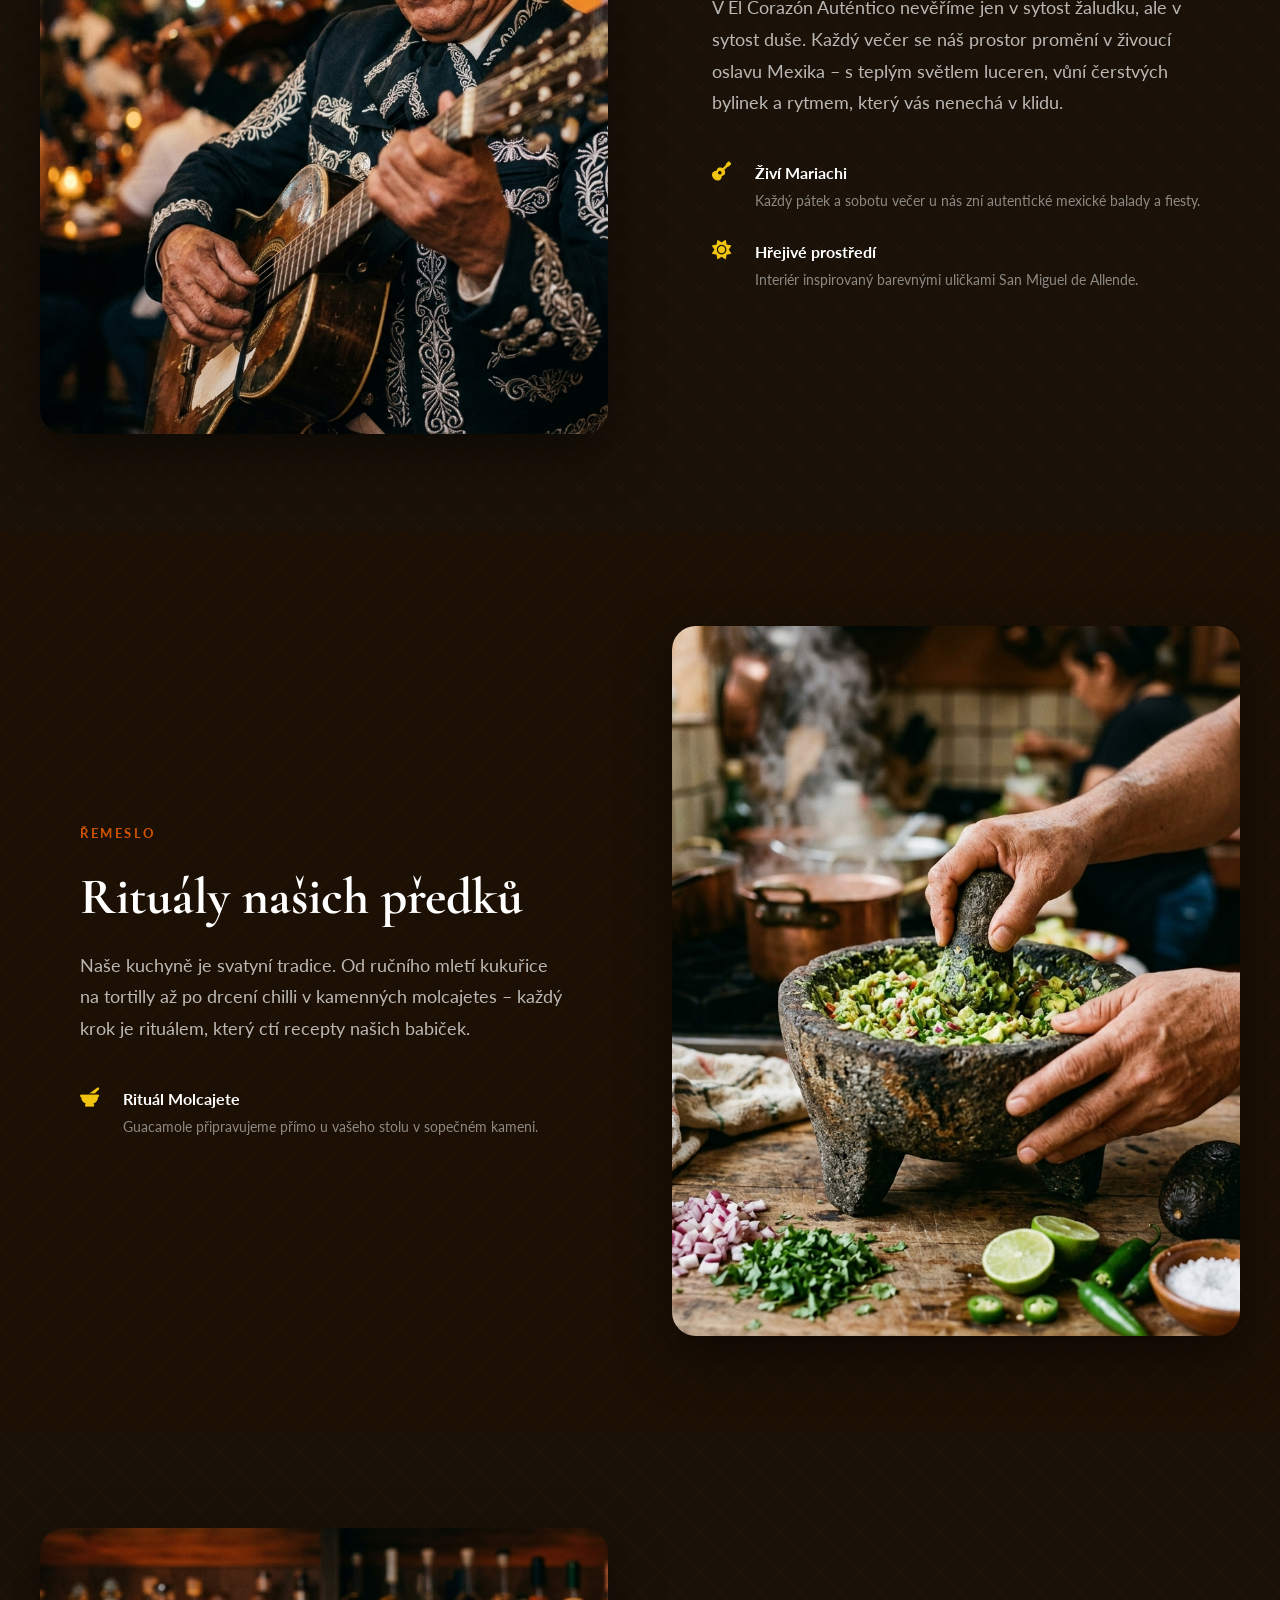
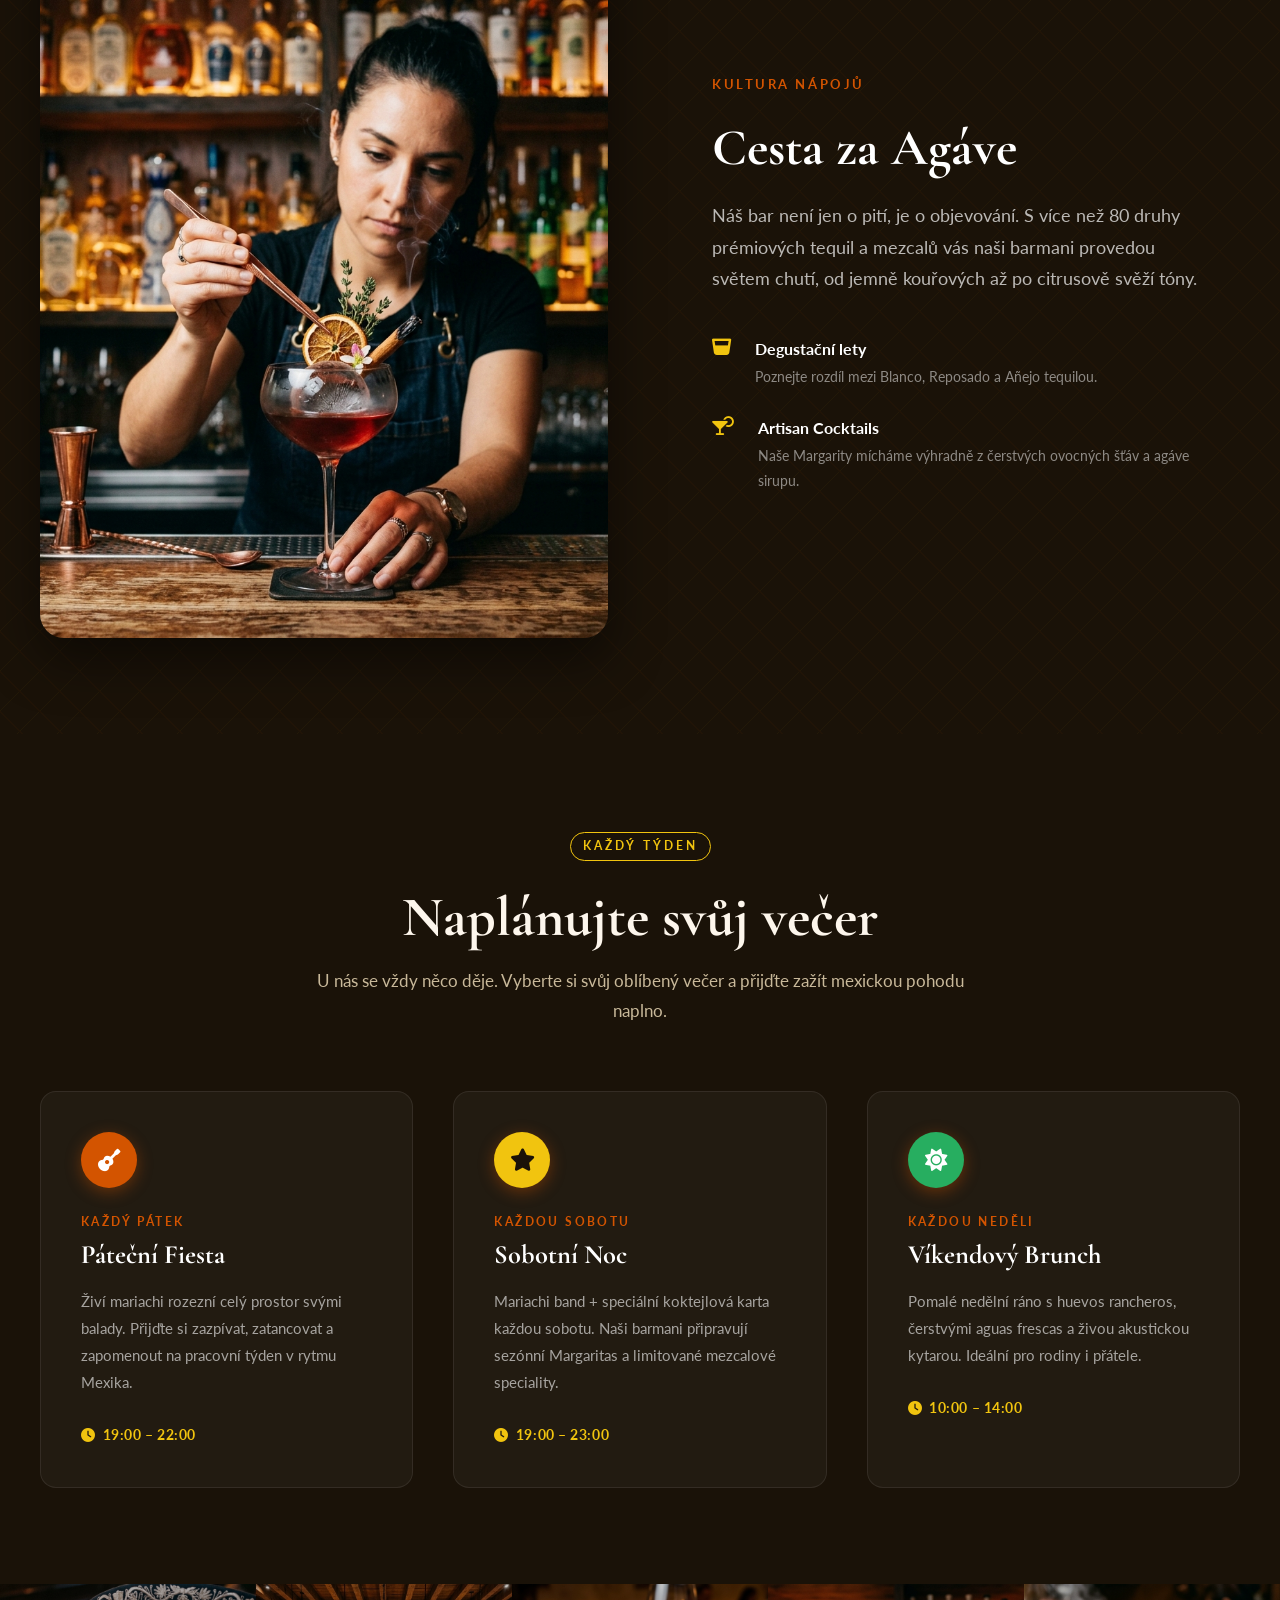
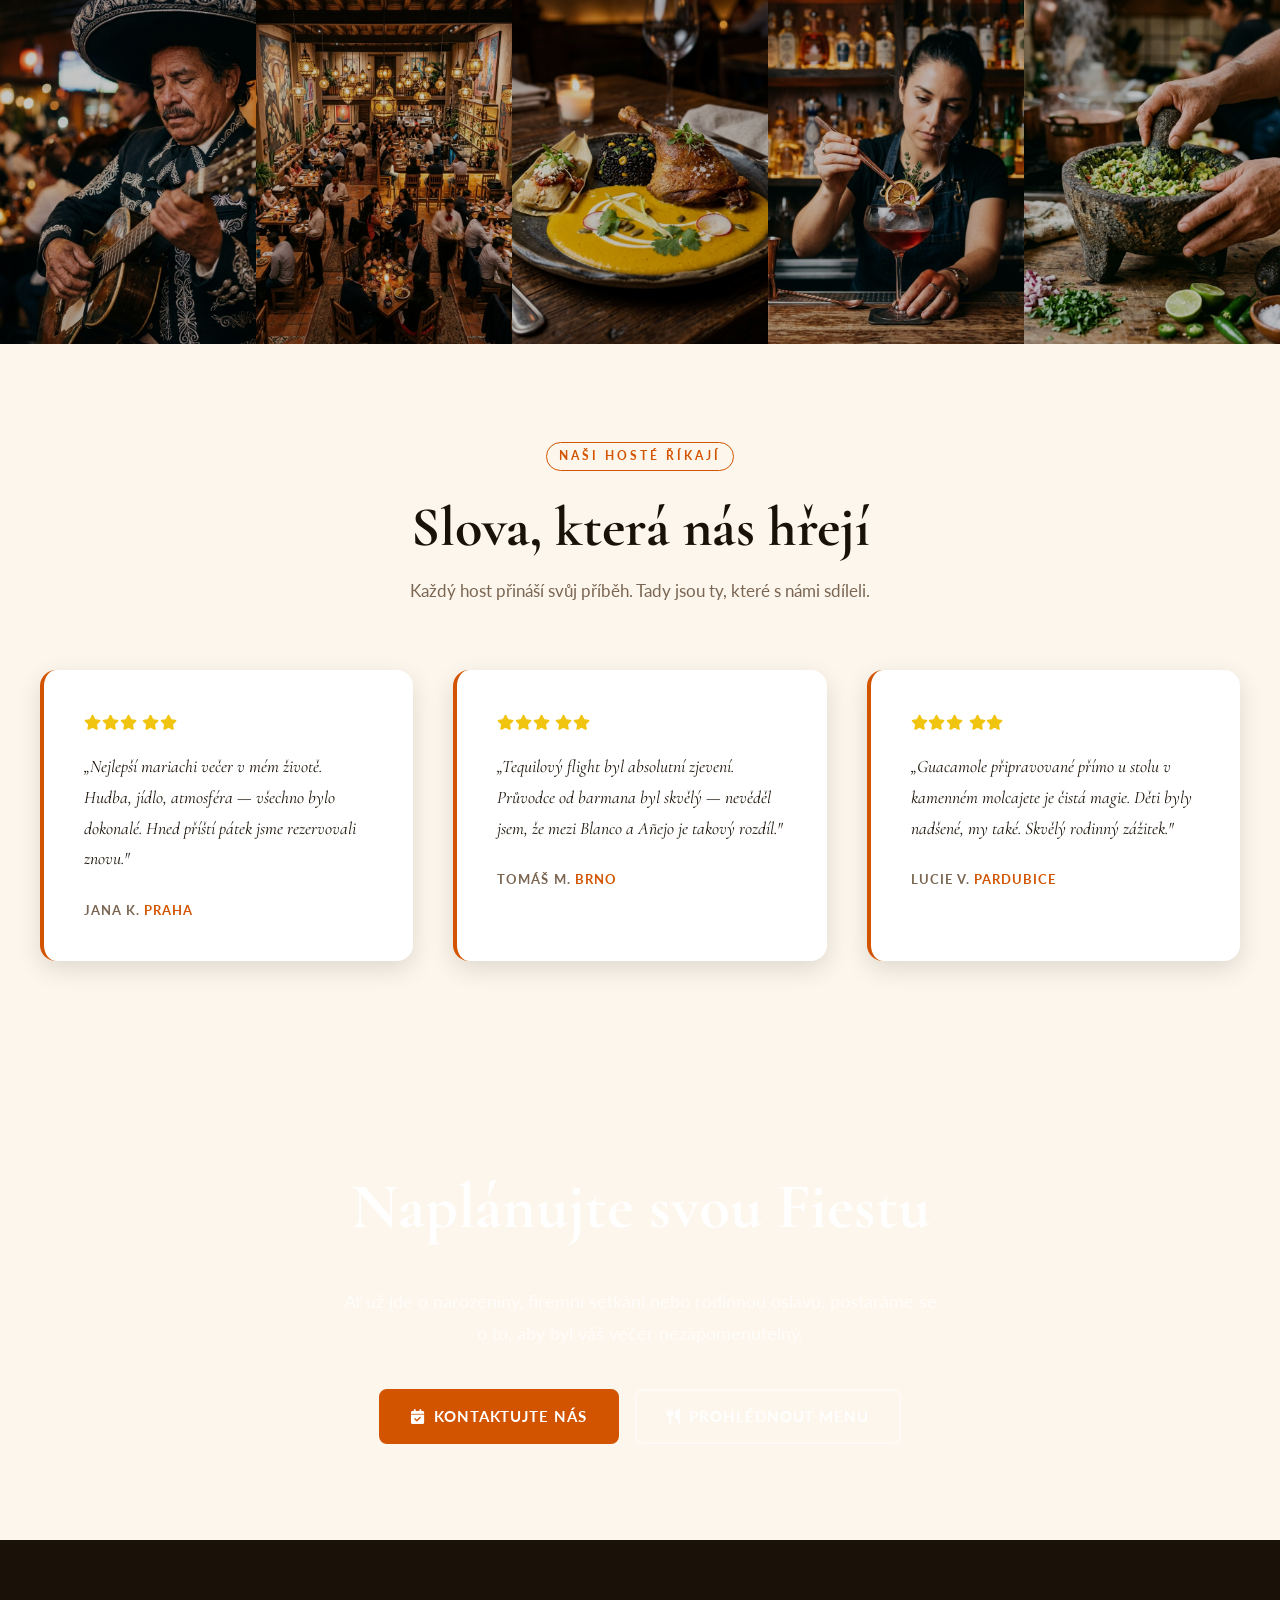
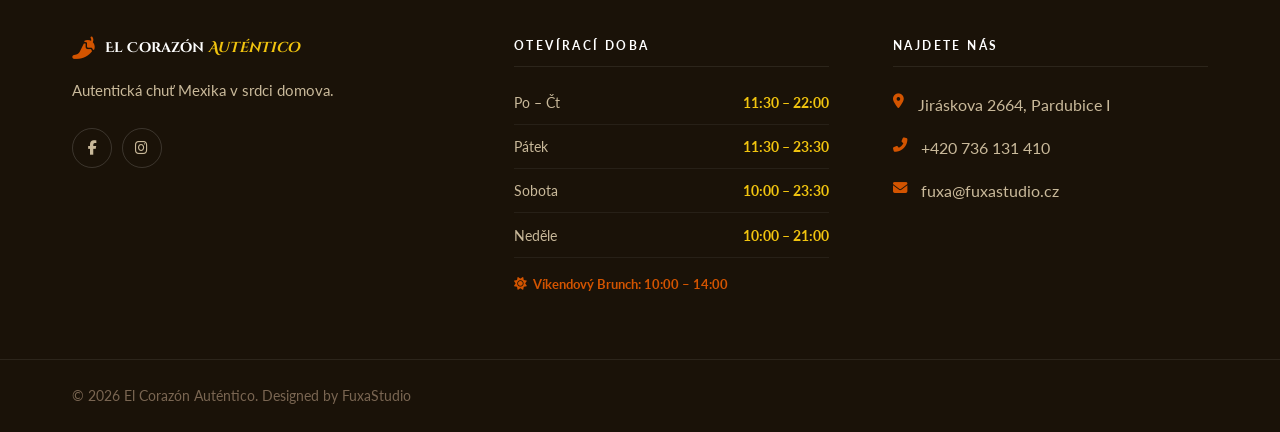
<file: zazitek.html>
<!DOCTYPE html>
<html lang="cs">

<head>
    <meta charset="UTF-8">
    <meta name="viewport" content="width=device-width, initial-scale=1.0">
    <meta name="description"
        content="Zažijte duši Mexika v Pardubicích. Živí mariachi, tradiční rituály přípravy pokrmů a největší výběr tequil v regionu.">
    <title>Zážitek | El Corazón Auténtico</title>

    <!-- Favicon -->
    <link rel="icon" type="image/png" href="Images/favicon.png">

    <!-- ===================== GOOGLE FONTS ===================== -->
    <link rel="preconnect" href="https://fonts.googleapis.com">
    <link rel="preconnect" href="https://fonts.gstatic.com" crossorigin>
    <link
        href="https://fonts.googleapis.com/css2?family=Cinzel+Decorative:wght@400;700;900&family=Cormorant+Garamond:ital,wght@0,300;0,400;0,600;0,700;1,400;1,600&family=Lato:wght@300;400;700;900&display=swap"
        rel="stylesheet">

    <!-- ===================== FONT AWESOME ===================== -->
    <link rel="stylesheet" href="https://cdnjs.cloudflare.com/ajax/libs/font-awesome/6.5.1/css/all.min.css"
        integrity="sha512-DTOQO9RWCH3ppGqcWaEA1BIZOC6xxalwEsw9c2QQeAIftl+Vegovlnee1c9QX4TctnWMn13TZye+giMm8e2LwA=="
        crossorigin="anonymous">

    <!-- ===================== STYLESHEET ======================= -->
    <link rel="stylesheet" href="style.css">

    <style>
        /* ── Active nav link ── */
        .nav-link[href="zazitek.html"] {
            color: var(--white) !important;
        }

        .nav-link[href="zazitek.html"]::after {
            transform: scaleX(1) !important;
        }

        /* ═══════════════════════════════════════════════
           HERO — full-viewport
        ═══════════════════════════════════════════════ */
        .experience-hero {
            position: relative;
            min-height: 100dvh;
            min-height: 100vh;
            display: flex;
            align-items: center;
            justify-content: center;
            background-color: var(--dark);
            background-image: url('Images/hero-experience.png');
            background-size: cover;
            background-position: center;
            background-attachment: fixed;
            overflow: hidden;
            text-align: center;
        }

        .experience-hero-overlay {
            position: absolute;
            inset: 0;
            background: linear-gradient(to bottom,
                    rgba(10, 5, 0, 0.85) 0%,
                    rgba(10, 5, 0, 0.45) 50%,
                    var(--dark) 100%);
            z-index: 1;
        }

        .experience-hero__shapes {
            position: absolute;
            inset: 0;
            z-index: 1;
            pointer-events: none;
        }

        .experience-hero__shape {
            position: absolute;
            border-radius: 50%;
            filter: blur(80px);
            opacity: 0.12;
        }

        .experience-hero__shape--1 {
            width: 500px;
            height: 500px;
            background: var(--orange);
            top: -100px;
            left: -150px;
            animation: shapeFloat 10s ease-in-out infinite alternate;
        }

        .experience-hero__shape--2 {
            width: 350px;
            height: 350px;
            background: var(--yellow);
            bottom: -60px;
            right: -80px;
            animation: shapeFloat 13s ease-in-out infinite alternate-reverse;
        }

        .experience-hero__content {
            position: relative;
            z-index: 2;
            max-width: 820px;
            margin: 0 auto;
            padding: calc(var(--nav-height) + var(--space-xl)) var(--container-pad) var(--space-xl);
        }

        .experience-hero__eyebrow {
            display: inline-block;
            font-family: var(--font-body);
            font-size: 0.75rem;
            font-weight: 700;
            letter-spacing: 0.3em;
            text-transform: uppercase;
            color: var(--orange);
            margin-bottom: var(--space-md);
            animation: fadeUp 0.8s ease both;
        }

        .experience-hero__title {
            font-family: var(--font-heading);
            font-size: clamp(3rem, 8vw, 6rem);
            font-weight: 700;
            color: var(--white);
            line-height: 1.05;
            margin-bottom: var(--space-md);
            animation: fadeUp 0.8s ease 0.2s both;
        }

        .experience-hero__title em {
            font-style: italic;
            color: var(--yellow);
        }

        .experience-hero__subtitle {
            font-size: clamp(1rem, 2vw, 1.2rem);
            color: rgba(255, 255, 255, 0.75);
            line-height: 1.85;
            margin-bottom: var(--space-lg);
            animation: fadeUp 0.8s ease 0.4s both;
        }

        .experience-hero__actions {
            display: flex;
            gap: var(--space-sm);
            justify-content: center;
            flex-wrap: wrap;
            margin-bottom: var(--space-xl);
            animation: fadeUp 0.8s ease 0.6s both;
        }

        .experience-hero__scroll {
            display: flex;
            flex-direction: column;
            align-items: center;
            gap: 0.5rem;
            color: rgba(255, 255, 255, 0.45);
            font-size: 0.6875rem;
            letter-spacing: 0.2em;
            text-transform: uppercase;
            animation: fadeUp 0.8s ease 0.8s both;
        }

        .experience-hero__scroll-line {
            width: 1px;
            height: 40px;
            background: linear-gradient(to bottom, rgba(255, 255, 255, 0.5), transparent);
            animation: scrollPulse 2s ease-in-out infinite;
        }

        /* ═══════════════════════════════════════════════
           STATS BAR
        ═══════════════════════════════════════════════ */
        .zazitek-stats {
            background: var(--dark-card);
            padding: var(--space-xl) var(--container-pad);
        }

        .zazitek-stats .stats-row {
            max-width: var(--container-width);
            margin: 0 auto;
        }

        /* ═══════════════════════════════════════════════
           EXPERIENCE SECTIONS
        ═══════════════════════════════════════════════ */
        .zazitek-section {
            position: relative;
            padding: var(--space-xxl) var(--container-pad);
            background: var(--dark);
            color: var(--white);
            overflow: hidden;
        }

        .zazitek-section--alt {
            background: var(--dark-card);
        }

        .zazitek-container {
            max-width: var(--container-width);
            margin: 0 auto;
            display: grid;
            grid-template-columns: 1fr 1fr;
            gap: var(--space-xl);
            align-items: center;
        }

        .zazitek-section--reverse .zazitek-container {
            direction: rtl;
        }

        .zazitek-section--reverse .zazitek-content {
            direction: ltr;
        }

        .zazitek-image-wrap {
            position: relative;
            border-radius: var(--radius-xl);
            overflow: hidden;
            aspect-ratio: 4/5;
            box-shadow: 0 20px 50px rgba(0, 0, 0, 0.5);
        }

        .zazitek-image-wrap img {
            width: 100%;
            height: 100%;
            object-fit: cover;
            transition: transform 1.2s ease;
        }

        .zazitek-section:hover .zazitek-image-wrap img {
            transform: scale(1.05);
        }

        .zazitek-content {
            padding: var(--space-lg);
        }

        .zazitek-number {
            display: block;
            font-family: var(--font-heading);
            font-size: clamp(3rem, 7vw, 5rem);
            font-weight: 700;
            color: var(--orange);
            opacity: 0.15;
            line-height: 1;
            margin-bottom: calc(-1 * var(--space-xs));
            user-select: none;
        }

        .zazitek-label {
            font-family: var(--font-body);
            font-size: 0.8rem;
            font-weight: 700;
            color: var(--orange);
            text-transform: uppercase;
            letter-spacing: 0.2em;
            margin-bottom: var(--space-md);
            display: block;
        }

        .zazitek-title {
            font-family: var(--font-heading);
            font-size: clamp(2rem, 4vw, 3.5rem);
            color: var(--white);
            margin-bottom: var(--space-md);
            line-height: 1.1;
        }

        .zazitek-text {
            color: rgba(255, 255, 255, 0.7);
            font-size: 1.1rem;
            line-height: 1.8;
            margin-bottom: var(--space-lg);
        }

        .zazitek-feature-list {
            list-style: none;
            padding: 0;
            display: grid;
            gap: var(--space-md);
        }

        .zazitek-feature-item {
            display: flex;
            gap: var(--space-md);
            align-items: flex-start;
        }

        .zazitek-feature-icon {
            color: var(--yellow);
            font-size: 1.2rem;
            margin-top: 0.2rem;
        }

        .zazitek-feature-title {
            font-weight: 700;
            color: var(--white);
            display: block;
            margin-bottom: 0.2rem;
        }

        .zazitek-feature-desc {
            font-size: 0.9rem;
            color: rgba(255, 255, 255, 0.5);
        }

        .zazitek-pattern {
            position: absolute;
            inset: 0;
            opacity: 0.04;
            background-image:
                repeating-linear-gradient(45deg, var(--orange) 0, var(--orange) 1px, transparent 0, transparent 50%),
                repeating-linear-gradient(-45deg, var(--yellow) 0, var(--yellow) 1px, transparent 0, transparent 50%);
            background-size: 40px 40px;
            pointer-events: none;
        }

        /* ═══════════════════════════════════════════════
           WEEKLY EVENTS SCHEDULE
        ═══════════════════════════════════════════════ */
        .events-section {
            padding: var(--space-xxl) var(--container-pad);
            background: var(--dark);
        }

        .events-container {
            max-width: var(--container-width);
            margin: 0 auto;
        }

        .events-grid {
            display: grid;
            grid-template-columns: repeat(3, 1fr);
            gap: var(--space-lg);
            margin-top: var(--space-xl);
        }

        .event-card {
            background: rgba(255, 255, 255, 0.04);
            border: 1px solid rgba(255, 255, 255, 0.08);
            border-radius: var(--radius-lg);
            padding: var(--space-lg);
            transition: transform var(--transition-base), border-color var(--transition-base), background var(--transition-base);
        }

        .event-card:hover {
            transform: translateY(-6px);
            border-color: rgba(211, 84, 0, 0.4);
            background: rgba(211, 84, 0, 0.06);
        }

        .event-card__icon {
            width: 56px;
            height: 56px;
            border-radius: 50%;
            background: var(--orange);
            color: var(--white);
            display: flex;
            align-items: center;
            justify-content: center;
            font-size: 1.4rem;
            margin-bottom: var(--space-md);
            box-shadow: 0 4px 16px rgba(211, 84, 0, 0.4);
        }

        .event-card__day {
            font-family: var(--font-body);
            font-size: 0.75rem;
            font-weight: 700;
            letter-spacing: 0.2em;
            text-transform: uppercase;
            color: var(--orange);
            margin-bottom: var(--space-xs);
            display: block;
        }

        .event-card__title {
            font-family: var(--font-heading);
            font-size: 1.65rem;
            color: var(--white);
            margin-bottom: var(--space-sm);
            line-height: 1.2;
        }

        .event-card__desc {
            font-size: 0.9375rem;
            line-height: 1.8;
            color: rgba(255, 255, 255, 0.6);
            margin-bottom: var(--space-md);
        }

        .event-card__time {
            display: inline-flex;
            align-items: center;
            gap: 0.5em;
            font-size: 0.875rem;
            font-weight: 700;
            color: var(--yellow);
            letter-spacing: 0.04em;
        }

        /* ═══════════════════════════════════════════════
           GALLERY STRIP
        ═══════════════════════════════════════════════ */
        .gallery-strip {
            display: flex;
            height: 360px;
            overflow: hidden;
        }

        .gallery-strip__item {
            flex: 1;
            overflow: hidden;
            position: relative;
        }

        .gallery-strip__item img {
            width: 100%;
            height: 100%;
            object-fit: cover;
            transition: transform 0.7s ease, filter 0.7s ease;
            filter: brightness(0.78);
        }

        .gallery-strip__item:hover img {
            transform: scale(1.08);
            filter: brightness(1);
        }

        /* ═══════════════════════════════════════════════
           TESTIMONIALS
        ═══════════════════════════════════════════════ */
        .testimonials-section {
            padding: var(--space-xxl) var(--container-pad);
            background: var(--cream);
        }

        .testimonials-container {
            max-width: var(--container-width);
            margin: 0 auto;
        }

        .testimonials-grid {
            display: grid;
            grid-template-columns: repeat(3, 1fr);
            gap: var(--space-lg);
            margin-top: var(--space-xl);
        }

        .testimonial-card {
            background: var(--white);
            border-radius: var(--radius-lg);
            padding: var(--space-lg);
            box-shadow: var(--shadow-md);
            border-left: 4px solid var(--orange);
            transition: transform var(--transition-base), box-shadow var(--transition-base);
        }

        .testimonial-card:hover {
            transform: translateY(-4px);
            box-shadow: var(--shadow-lg);
        }

        .testimonial-stars {
            color: var(--yellow);
            font-size: 0.95rem;
            margin-bottom: var(--space-sm);
            letter-spacing: 0.05em;
        }

        .testimonial-quote {
            font-family: var(--font-heading);
            font-style: italic;
            font-size: 1.1rem;
            line-height: 1.75;
            color: var(--dark);
            margin-bottom: var(--space-md);
        }

        .testimonial-author {
            font-size: 0.8125rem;
            font-weight: 700;
            letter-spacing: 0.08em;
            text-transform: uppercase;
            color: var(--text-muted);
        }

        .testimonial-author span {
            color: var(--orange);
            margin-left: 0.3em;
        }

        /* ═══════════════════════════════════════════════
           CTA SECTION
        ═══════════════════════════════════════════════ */
        .experience-cta {
            padding: var(--space-xxl) var(--container-pad);
            text-align: center;
            background: linear-gradient(rgba(0, 0, 0, 0.72), rgba(0, 0, 0, 0.72)),
                url('Images/hero-index.png');
            background-size: cover;
            background-position: center;
            background-attachment: fixed;
            color: var(--white);
        }

        .experience-cta__title {
            font-family: var(--font-heading);
            font-size: clamp(2.5rem, 5vw, 4rem);
            margin-bottom: var(--space-md);
        }

        .experience-cta__actions {
            display: flex;
            gap: var(--space-sm);
            justify-content: center;
            flex-wrap: wrap;
            margin-top: var(--space-md);
        }

        /* ═══════════════════════════════════════════════
           RESPONSIVE
        ═══════════════════════════════════════════════ */
        @media (max-width: 992px) {
            .zazitek-container {
                grid-template-columns: 1fr;
                text-align: center;
            }

            .zazitek-section--reverse .zazitek-container {
                direction: ltr;
            }

            .zazitek-image-wrap {
                aspect-ratio: 16/9;
                max-width: 600px;
                margin: 0 auto var(--space-lg);
            }

            .zazitek-feature-item {
                text-align: left;
            }

            .events-grid {
                grid-template-columns: repeat(2, 1fr);
            }

            .testimonials-grid {
                grid-template-columns: repeat(2, 1fr);
            }
        }

        @media (max-width: 640px) {
            .events-grid {
                grid-template-columns: 1fr;
            }

            .testimonials-grid {
                grid-template-columns: 1fr;
            }
        }

        @media (max-width: 768px) {
            .experience-hero {
                background-attachment: scroll;
            }

            .experience-cta {
                background-attachment: scroll;
            }

            .experience-hero__actions {
                flex-direction: column;
                align-items: center;
            }

            .experience-hero__actions .btn-primary,
            .experience-hero__actions .btn-ghost {
                width: 100%;
                max-width: 320px;
                justify-content: center;
            }

            .gallery-strip {
                overflow-x: auto;
                scroll-snap-type: x mandatory;
                height: 240px;
            }

            .gallery-strip__item {
                flex: 0 0 280px;
                scroll-snap-align: start;
            }

            .experience-cta__actions {
                flex-direction: column;
                align-items: center;
            }

            .experience-cta__actions .btn-primary,
            .experience-cta__actions .btn-ghost {
                width: 100%;
                max-width: 320px;
                justify-content: center;
            }
        }
    </style>
</head>

<body>

    <!-- ================================================
         NAVIGATION BAR
    ================================================ -->
    <nav class="navbar" id="navbar" role="navigation" aria-label="Hlavní navigace">
        <div class="nav-container">

            <!-- Brand Logo -->
            <a href="index.html" class="nav-logo" aria-label="El Corazón Auténtico – Domů">
                <i class="fas fa-pepper-hot nav-logo-icon" aria-hidden="true"></i>
                <span class="nav-logo-text">El Corazón <em>Auténtico</em></span>
            </a>

            <!-- Mobile Hamburger Toggle -->
            <button class="nav-toggle" id="nav-toggle" aria-label="Přepnout navigační menu" aria-expanded="false"
                aria-controls="nav-menu">
                <span class="hamburger-line"></span>
                <span class="hamburger-line"></span>
                <span class="hamburger-line"></span>
            </button>

            <!-- Navigation Links -->
            <ul class="nav-menu" id="nav-menu" role="list">
                <li class="nav-item"><a href="index.html" class="nav-link">Domů</a></li>
                <li class="nav-item"><a href="zazitek.html" class="nav-link active">Zážitek</a></li>
                <li class="nav-item"><a href="menu.html" class="nav-link">Menu</a></li>
                <li class="nav-item"><a href="kontakt.html" class="nav-link">Kontakt</a></li>
                <li class="nav-item nav-cta">
                    <a href="index.html#reservations" class="btn-nav">
                        <i class="fas fa-calendar-alt" aria-hidden="true"></i>
                        Rezervovat stůl
                    </a>
                </li>
            </ul>
        </div>
    </nav>

    <!-- ================================================
         EXPERIENCE HERO
    ================================================ -->
    <header class="experience-hero">
        <div class="experience-hero-overlay" aria-hidden="true"></div>

        <div class="experience-hero__shapes" aria-hidden="true">
            <div class="experience-hero__shape experience-hero__shape--1"></div>
            <div class="experience-hero__shape experience-hero__shape--2"></div>
        </div>

        <div class="experience-hero__content">

            <h1 class="experience-hero__title">
                Příběh <em>vášně</em>,<br>rytmu a tradice.
            </h1>
            <p class="experience-hero__subtitle">
                Zažijte Mexiko všemi smysly — živou hudbou, vůní tradičního koření<br>
                a výběrem přes 80 prémiových tequil.
            </p>
            <div class="experience-hero__actions">
                <a href="index.html#reservations" class="btn-primary">
                    <i class="fas fa-calendar-alt" aria-hidden="true"></i>
                    Rezervovat stůl
                </a>
                <a href="menu.html" class="btn-ghost">
                    <i class="fas fa-utensils" aria-hidden="true"></i>
                    Naše menu
                </a>
            </div>

        </div>
    </header>

    <!-- ================================================
         STATS BAR
    ================================================ -->
    <section class="zazitek-stats" aria-label="Naše čísla">
        <div class="stats-row fade-in-up">
            <div class="stat-item">
                <div class="stat-number-wrap">
                    <span class="stat-number" data-count="80">0</span>
                    <span class="stat-suffix">+</span>
                </div>
                <span class="stat-label">Druhů tequil</span>
            </div>
            <div class="stat-divider" aria-hidden="true"></div>
            <div class="stat-item">
                <div class="stat-number-wrap">
                    <span class="stat-number" data-count="12">0</span>
                </div>
                <span class="stat-label">Let tradice</span>
            </div>
            <div class="stat-divider" aria-hidden="true"></div>
            <div class="stat-item">
                <div class="stat-number-wrap">
                    <span class="stat-number" data-count="2">0</span>
                    <span class="stat-suffix">×</span>
                </div>
                <span class="stat-label">Mariachi týdně</span>
            </div>
            <div class="stat-divider" aria-hidden="true"></div>
            <div class="stat-item">
                <div class="stat-number-wrap">
                    <span class="stat-number" data-count="500">0</span>
                    <span class="stat-suffix">+</span>
                </div>
                <span class="stat-label">Spokojených hostů</span>
            </div>
        </div>
    </section>

    <!-- ================================================
         SECTION 1: DISCOVER THE VIBE
    ================================================ -->
    <section class="zazitek-section">
        <div class="zazitek-pattern" aria-hidden="true"></div>
        <div class="zazitek-container fade-in-up">
            <div class="zazitek-image-wrap">
                <img src="Images/experience-mariachi.png" alt="Živá hudba Mariachi v restauraci" loading="lazy">
            </div>
            <div class="zazitek-content">

                <span class="zazitek-label">Atmosféra</span>
                <h2 class="zazitek-title">Kouzlo, které vás pohltí</h2>
                <p class="zazitek-text">
                    V El Corazón Auténtico nevěříme jen v sytost žaludku, ale v sytost duše. Každý večer se náš prostor
                    promění v živoucí oslavu Mexika – s teplým světlem luceren, vůní čerstvých bylinek a rytmem, který
                    vás nenechá v klidu.
                </p>
                <ul class="zazitek-feature-list">
                    <li class="zazitek-feature-item">
                        <i class="fas fa-guitar zazitek-feature-icon"></i>
                        <div>
                            <span class="zazitek-feature-title">Živí Mariachi</span>
                            <p class="zazitek-feature-desc">Každý pátek a sobotu večer u nás zní autentické mexické
                                balady a fiesty.</p>
                        </div>
                    </li>
                    <li class="zazitek-feature-item">
                        <i class="fas fa-sun zazitek-feature-icon"></i>
                        <div>
                            <span class="zazitek-feature-title">Hřejivé prostředí</span>
                            <p class="zazitek-feature-desc">Interiér inspirovaný barevnými uličkami San Miguel de
                                Allende.</p>
                        </div>
                    </li>
                </ul>
            </div>
        </div>
    </section>

    <!-- ================================================
         SECTION 2: THE CRAFT
    ================================================ -->
    <section class="zazitek-section zazitek-section--alt zazitek-section--reverse">
        <div class="zazitek-pattern" aria-hidden="true"></div>
        <div class="zazitek-container fade-in-up">
            <div class="zazitek-image-wrap">
                <img src="Images/experience-craft.png" alt="Příprava guacamole v molcajete" loading="lazy">
            </div>
            <div class="zazitek-content">

                <span class="zazitek-label">Řemeslo</span>
                <h2 class="zazitek-title">Rituály našich předků</h2>
                <p class="zazitek-text">
                    Naše kuchyně je svatyní tradice. Od ručního mletí kukuřice na tortilly až po drcení chilli v
                    kamenných
                    molcajetes – každý krok je rituálem, který ctí recepty našich babiček.
                </p>
                <ul class="zazitek-feature-list">
                    <li class="zazitek-feature-item">
                        <i class="fas fa-mortar-pestle zazitek-feature-icon"></i>
                        <div>
                            <span class="zazitek-feature-title">Rituál Molcajete</span>
                            <p class="zazitek-feature-desc">Guacamole připravujeme přímo u vašeho stolu v sopečném
                                kameni.</p>
                        </div>
                    </li>
                </ul>
            </div>
        </div>
    </section>

    <!-- ================================================
         SECTION 3: THE SPIRITS
    ================================================ -->
    <section class="zazitek-section">
        <div class="zazitek-pattern" aria-hidden="true"></div>
        <div class="zazitek-container fade-in-up">
            <div class="zazitek-image-wrap">
                <img src="Images/experience-bar.png" alt="Barmanský rituál s tequilou" loading="lazy">
            </div>
            <div class="zazitek-content">

                <span class="zazitek-label">Kultura nápojů</span>
                <h2 class="zazitek-title">Cesta za Agáve</h2>
                <p class="zazitek-text">
                    Náš bar není jen o pití, je o objevování. S více než 80 druhy prémiových tequil a mezcalů
                    vás naši barmani provedou světem chutí, od jemně kouřových až po citrusově svěží tóny.
                </p>
                <ul class="zazitek-feature-list">
                    <li class="zazitek-feature-item">
                        <i class="fas fa-glass-whiskey zazitek-feature-icon"></i>
                        <div>
                            <span class="zazitek-feature-title">Degustační lety</span>
                            <p class="zazitek-feature-desc">Poznejte rozdíl mezi Blanco, Reposado a Añejo tequilou.</p>
                        </div>
                    </li>
                    <li class="zazitek-feature-item">
                        <i class="fas fa-cocktail zazitek-feature-icon"></i>
                        <div>
                            <span class="zazitek-feature-title">Artisan Cocktails</span>
                            <p class="zazitek-feature-desc">Naše Margarity mícháme výhradně z čerstvých ovocných šťáv a
                                agáve sirupu.</p>
                        </div>
                    </li>
                </ul>
            </div>
        </div>
    </section>

    <!-- ================================================
         SECTION 4: WEEKLY EVENTS SCHEDULE
    ================================================ -->
    <section class="events-section" aria-labelledby="events-heading">
        <div class="events-container fade-in-up">
            <div class="section-header section-header--light">
                <span class="section-label section-label--light">Každý týden</span>
                <h2 class="section-title" id="events-heading">Naplánujte svůj večer</h2>
                <p class="section-subtitle">
                    U nás se vždy něco děje. Vyberte si svůj oblíbený večer a přijďte zažít mexickou pohodu naplno.
                </p>
            </div>
            <div class="events-grid">

                <div class="event-card">
                    <div class="event-card__icon">
                        <i class="fas fa-guitar" aria-hidden="true"></i>
                    </div>
                    <span class="event-card__day">Každý pátek</span>
                    <h3 class="event-card__title">Páteční Fiesta</h3>
                    <p class="event-card__desc">
                        Živí mariachi rozezní celý prostor svými balady. Přijďte si zazpívat, zatancovat
                        a zapomenout na pracovní týden v rytmu Mexika.
                    </p>
                    <span class="event-card__time">
                        <i class="fas fa-clock" aria-hidden="true"></i>
                        19:00 – 22:00
                    </span>
                </div>

                <div class="event-card">
                    <div class="event-card__icon" style="background: var(--yellow); color: var(--dark);">
                        <i class="fas fa-star" aria-hidden="true"></i>
                    </div>
                    <span class="event-card__day">Každou sobotu</span>
                    <h3 class="event-card__title">Sobotní Noc</h3>
                    <p class="event-card__desc">
                        Mariachi band + speciální koktejlová karta každou sobotu. Naši barmani připravují
                        sezónní Margaritas a limitované mezcalové speciality.
                    </p>
                    <span class="event-card__time">
                        <i class="fas fa-clock" aria-hidden="true"></i>
                        19:00 – 23:00
                    </span>
                </div>

                <div class="event-card">
                    <div class="event-card__icon" style="background: #27AE60;">
                        <i class="fas fa-sun" aria-hidden="true"></i>
                    </div>
                    <span class="event-card__day">Každou neděli</span>
                    <h3 class="event-card__title">Víkendový Brunch</h3>
                    <p class="event-card__desc">
                        Pomalé nedělní ráno s huevos rancheros, čerstvými aguas frescas a živou
                        akustickou kytarou. Ideální pro rodiny i přátele.
                    </p>
                    <span class="event-card__time">
                        <i class="fas fa-clock" aria-hidden="true"></i>
                        10:00 – 14:00
                    </span>
                </div>

            </div>
        </div>
    </section>

    <!-- ================================================
         GALLERY STRIP
    ================================================ -->
    <div class="gallery-strip">
        <div class="gallery-strip__item">
            <img src="Images/experience-mariachi.png" alt="Mariachi večer v restauraci" loading="lazy">
        </div>
        <div class="gallery-strip__item">
            <img src="Images/hero-experience.png" alt="Atmosféra restaurace El Corazón" loading="lazy">
        </div>
        <div class="gallery-strip__item">
            <img src="Images/special-main.png" alt="Hlavní chod mexické kuchyně" loading="lazy">
        </div>
        <div class="gallery-strip__item">
            <img src="Images/experience-bar.png" alt="Barmanský rituál s tequilou" loading="lazy">
        </div>
        <div class="gallery-strip__item">
            <img src="Images/experience-craft.png" alt="Příprava tradičních mexických pokrmů" loading="lazy">
        </div>
    </div>

    <!-- ================================================
         TESTIMONIALS
    ================================================ -->
    <section class="testimonials-section" aria-labelledby="testimonials-heading">
        <div class="testimonials-container fade-in-up">
            <div class="section-header">
                <span class="section-label">Naši hosté říkají</span>
                <h2 class="section-title" id="testimonials-heading">Slova, která nás hřejí</h2>
                <p class="section-subtitle">Každý host přináší svůj příběh. Tady jsou ty, které s námi sdíleli.</p>
            </div>
            <div class="testimonials-grid">

                <article class="testimonial-card">
                    <div class="testimonial-stars" aria-label="5 hvězdiček">
                        <i class="fas fa-star"></i><i class="fas fa-star"></i><i class="fas fa-star"></i>
                        <i class="fas fa-star"></i><i class="fas fa-star"></i>
                    </div>
                    <p class="testimonial-quote">
                        „Nejlepší mariachi večer v mém životě. Hudba, jídlo, atmosféra — všechno bylo dokonalé.
                        Hned příští pátek jsme rezervovali znovu."
                    </p>
                    <p class="testimonial-author">Jana K.<span>Praha</span></p>
                </article>

                <article class="testimonial-card">
                    <div class="testimonial-stars" aria-label="5 hvězdiček">
                        <i class="fas fa-star"></i><i class="fas fa-star"></i><i class="fas fa-star"></i>
                        <i class="fas fa-star"></i><i class="fas fa-star"></i>
                    </div>
                    <p class="testimonial-quote">
                        „Tequilový flight byl absolutní zjevení. Průvodce od barmana byl skvělý —
                        nevěděl jsem, že mezi Blanco a Añejo je takový rozdíl."
                    </p>
                    <p class="testimonial-author">Tomáš M.<span>Brno</span></p>
                </article>

                <article class="testimonial-card">
                    <div class="testimonial-stars" aria-label="5 hvězdiček">
                        <i class="fas fa-star"></i><i class="fas fa-star"></i><i class="fas fa-star"></i>
                        <i class="fas fa-star"></i><i class="fas fa-star"></i>
                    </div>
                    <p class="testimonial-quote">
                        „Guacamole připravované přímo u stolu v kamenném molcajete je čistá magie.
                        Děti byly nadšené, my také. Skvělý rodinný zážitek."
                    </p>
                    <p class="testimonial-author">Lucie V.<span>Pardubice</span></p>
                </article>

            </div>
        </div>
    </section>

    <!-- ================================================
         CTA SECTION
    ================================================ -->
    <section class="experience-cta">
        <div class="fade-in-up">
            <h2 class="experience-cta__title">Naplánujte svou Fiestu</h2>
            <p class="zazitek-text" style="max-width: 600px; margin-inline: auto; color: rgba(255,255,255,0.75);">
                Ať už jde o narozeniny, firemní setkání nebo rodinnou oslavu, postaráme se o to,
                aby byl váš večer nezapomenutelný.
            </p>
            <div class="experience-cta__actions">
                <a href="kontakt.html" class="btn-primary">
                    <i class="fas fa-calendar-check" aria-hidden="true"></i>
                    Kontaktujte nás
                </a>
                <a href="menu.html" class="btn-ghost">
                    <i class="fas fa-utensils" aria-hidden="true"></i>
                    Prohlédnout menu
                </a>
            </div>
        </div>
    </section>

    <!-- ================================================
         FOOTER
    ================================================ -->
    <footer class="footer" role="contentinfo">
        <div class="footer-main">
            <div class="container">
                <div class="footer-grid">

                    <div class="footer-col footer-col--brand">
                        <a href="index.html" class="footer-logo" aria-label="El Corazón Auténtico – Domů">
                            <i class="fas fa-pepper-hot" aria-hidden="true"></i>
                            <span>El Corazón <em>Auténtico</em></span>
                        </a>
                        <p class="footer-tagline">Autentická chuť Mexika v srdci domova.</p>
                        <div class="social-links">
                            <a href="#" class="social-link" aria-label="Facebook">
                                <i class="fab fa-facebook-f"></i>
                            </a>
                            <a href="#" class="social-link" aria-label="Instagram">
                                <i class="fab fa-instagram"></i>
                            </a>

                        </div>
                    </div>

                    <div class="footer-col">
                        <h4 class="footer-heading">Otevírací doba</h4>
                        <ul class="footer-hours">
                            <li>
                                <span class="hours-day">Po – Čt</span>
                                <span class="hours-time">11:30 – 22:00</span>
                            </li>
                            <li>
                                <span class="hours-day">Pátek</span>
                                <span class="hours-time">11:30 – 23:30</span>
                            </li>
                            <li>
                                <span class="hours-day">Sobota</span>
                                <span class="hours-time">10:00 – 23:30</span>
                            </li>
                            <li>
                                <span class="hours-day">Neděle</span>
                                <span class="hours-time">10:00 – 21:00</span>
                            </li>
                        </ul>
                        <p class="footer-brunch-note">
                            <i class="fas fa-sun" aria-hidden="true"></i>
                            Víkendový Brunch: 10:00 – 14:00
                        </p>
                    </div>

                    <div class="footer-col">
                        <h4 class="footer-heading">Najdete nás</h4>
                        <ul class="footer-contact-list">
                            <li>
                                <i class="fas fa-map-marker-alt" aria-hidden="true"></i>
                                <span>Jiráskova 2664, Pardubice I</span>
                            </li>
                            <li>
                                <i class="fas fa-phone-alt" aria-hidden="true"></i>
                                <a href="tel:+420736131410">+420 736 131 410</a>
                            </li>
                            <li>
                                <i class="fas fa-envelope" aria-hidden="true"></i>
                                <a href="mailto:fuxa@fuxastudio.cz">fuxa@fuxastudio.cz</a>
                            </li>
                        </ul>
                    </div>

                </div>
            </div>
        </div>

        <div class="footer-bottom">
            <div class="container">
                <p class="footer-copy">&copy; 2026 El Corazón Auténtico. Designed by FuxaStudio</p>
            </div>
        </div>
    </footer>

    <!-- Back to top -->
    <button class="back-to-top" id="back-to-top" aria-label="Zpět nahoru">
        <i class="fas fa-chevron-up" aria-hidden="true"></i>
    </button>

    <!-- Sticky mobile CTA bar -->
    <div class="sticky-cta sticky-cta--hidden" id="sticky-cta" aria-label="Rychlé akce">
        <a href="tel:+420736131410" class="sticky-cta__btn sticky-cta__btn--phone" aria-label="Zavolat nám">
            <svg width="18" height="18" viewBox="0 0 24 24" fill="none" stroke="currentColor" stroke-width="2"
                stroke-linecap="round" stroke-linejoin="round" aria-hidden="true">
                <path
                    d="M22 16.92v3a2 2 0 0 1-2.18 2 19.79 19.79 0 0 1-8.63-3.07A19.5 19.5 0 0 1 4.69 12a19.79 19.79 0 0 1-3.07-8.67A2 2 0 0 1 3.6 1.27h3a2 2 0 0 1 2 1.72c.127.96.361 1.903.7 2.81a2 2 0 0 1-.45 2.11L7.91 8.91a16 16 0 0 0 6 6l.91-.91a2 2 0 0 1 2.11-.45c.907.339 1.85.573 2.81.7A2 2 0 0 1 22 16.92z" />
            </svg>
            <span>Zavolat</span>
        </a>
        <a href="index.html#reservations" class="sticky-cta__btn sticky-cta__btn--reserve">
            <svg width="18" height="18" viewBox="0 0 24 24" fill="none" stroke="currentColor" stroke-width="2"
                stroke-linecap="round" stroke-linejoin="round" aria-hidden="true">
                <rect x="3" y="4" width="18" height="18" rx="2" ry="2" />
                <line x1="16" y1="2" x2="16" y2="6" />
                <line x1="8" y1="2" x2="8" y2="6" />
                <line x1="3" y1="10" x2="21" y2="10" />
            </svg>
            <span>Rezervovat</span>
        </a>
    </div>

    <!-- Scripts -->
    <script src="script.js"></script>
    <script>
        (function () {
            'use strict';

            /* ── Keep "Zážitek" nav link highlighted ── */
            const activeLink = document.querySelector('.nav-link[href="zazitek.html"]');
            if (activeLink) {
                new MutationObserver(function () {
                    if (!activeLink.classList.contains('active')) {
                        document.querySelectorAll('.nav-link').forEach(function (l) {
                            l.classList.remove('active');
                        });
                        activeLink.classList.add('active');
                    }
                }).observe(document.getElementById('nav-menu'), {
                    subtree: true,
                    attributes: true,
                    attributeFilter: ['class']
                });
            }
        })();
    </script>

</body>

</html>
</file>
<file: style.css>
/* =========================================================
   EL CORAZÓN AUTÉNTICO — Main Stylesheet
   Style: Rich editorial Mexican with ornate typography,
          warm terracotta palette, and papel picado accents.
   ========================================================= */

/* ---------------------------------------------------------
   1. CSS CUSTOM PROPERTIES (Design Tokens)
   --------------------------------------------------------- */
:root {
    /* Color Palette */
    --orange: #D35400;
    /* Deep burnt orange — primary brand */
    --orange-dark: #A93F00;
    /* Darker shade for hover/active */
    --orange-light: #E8651A;
    /* Slightly lighter variant */
    --yellow: #F1C40F;
    /* Sun yellow — accent */
    --yellow-light: #F7D94A;
    /* Highlight */

    --charcoal: #2C3E50;
    /* Dark blue-gray for text */
    --dark: #1A1208;
    /* Near-black warm tint */
    --dark-card: #1C1005;
    /* Card/experience bg */

    --cream: #FDF6EC;
    /* Warm off-white bg */
    --cream-dark: #F4E8D5;
    /* Slightly darker cream */
    --sand: #E8D5B5;
    /* Warm sand tone */

    --text-body: #3D2B1A;
    /* Main body text */
    --text-muted: #7A6652;
    /* Secondary / muted text */
    --text-light: #C9B99A;
    /* Light text on dark bg */
    --white: #FFFFFF;

    /* Fonts */
    --font-display: 'Cinzel Decorative', serif;
    /* Logo / brand */
    --font-heading: 'Cormorant Garamond', serif;
    /* Section headings */
    --font-body: 'Lato', sans-serif;
    /* Body text */

    /* Spacing Scale */
    --space-xs: 0.5rem;
    --space-sm: 1rem;
    --space-md: 1.5rem;
    --space-lg: 2.5rem;
    --space-xl: 4rem;
    --space-xxl: 6rem;
    --space-hero: 8rem;

    /* Border Radius */
    --radius-sm: 4px;
    --radius-md: 8px;
    --radius-lg: 16px;
    --radius-xl: 24px;

    /* Shadows */
    --shadow-sm: 0 2px 8px rgba(0, 0, 0, 0.08);
    --shadow-md: 0 8px 24px rgba(0, 0, 0, 0.12);
    --shadow-lg: 0 16px 48px rgba(0, 0, 0, 0.18);
    --shadow-xl: 0 32px 64px rgba(0, 0, 0, 0.24);

    /* Transitions */
    --transition-fast: 0.2s ease;
    --transition-base: 0.35s ease;
    --transition-slow: 0.6s ease;

    /* Layout */
    --nav-height: 80px;
    --container-width: 1200px;
    --container-pad: clamp(1rem, 5vw, 2rem);
}


/* ---------------------------------------------------------
   2. RESET & BASE
   --------------------------------------------------------- */
*,
*::before,
*::after {
    box-sizing: border-box;
    margin: 0;
    padding: 0;
}

html {
    font-size: 16px;
    scroll-behavior: smooth;
    -webkit-text-size-adjust: 100%;
}

body {
    font-family: var(--font-body);
    font-size: 1rem;
    line-height: 1.7;
    color: var(--text-body);
    background-color: var(--cream);
    overflow-x: hidden;
}

img {
    display: block;
    max-width: 100%;
    height: auto;
}

a {
    color: inherit;
    text-decoration: none;
    transition: color var(--transition-fast);
}

ul {
    list-style: none;
}

button {
    font-family: inherit;
    cursor: pointer;
    border: none;
    background: none;
}

address {
    font-style: normal;
}

/* Focus visible outline for accessibility */
:focus-visible {
    outline: 3px solid var(--yellow);
    outline-offset: 3px;
    border-radius: var(--radius-sm);
}


/* ---------------------------------------------------------
   3. LAYOUT UTILITIES
   --------------------------------------------------------- */
.container {
    max-width: var(--container-width);
    margin: 0 auto;
    padding: 0 var(--container-pad);
}

/* Section header block */
.section-header {
    text-align: center;
    max-width: 680px;
    margin: 0 auto var(--space-xl);
}

.section-label {
    display: inline-block;
    font-family: var(--font-body);
    font-size: 0.75rem;
    font-weight: 700;
    letter-spacing: 0.25em;
    text-transform: uppercase;
    color: var(--orange);
    margin-bottom: var(--space-xs);
    padding: 0.3em 1em;
    border: 1px solid var(--orange);
    border-radius: 100px;
}

.section-label--light {
    color: var(--yellow);
    border-color: var(--yellow);
}

.section-title {
    font-family: var(--font-heading);
    font-size: clamp(2.2rem, 5vw, 3.5rem);
    font-weight: 700;
    line-height: 1.15;
    color: var(--dark);
    margin: var(--space-sm) 0;
}

.section-header--light .section-title {
    color: var(--cream);
}

.section-subtitle {
    font-size: 1.0625rem;
    color: var(--text-muted);
    line-height: 1.8;
}

.section-header--light .section-subtitle {
    color: var(--text-light);
}


/* ---------------------------------------------------------
   4. BUTTONS
   --------------------------------------------------------- */

/* Primary CTA button */
.btn-primary {
    display: inline-flex;
    align-items: center;
    gap: 0.6em;
    padding: 0.85em 2em;
    background: var(--orange);
    color: var(--white);
    font-family: var(--font-body);
    font-size: 0.9375rem;
    font-weight: 700;
    letter-spacing: 0.06em;
    text-transform: uppercase;
    border-radius: var(--radius-md);
    border: 2px solid var(--orange);
    transition: background var(--transition-base), transform var(--transition-fast), box-shadow var(--transition-base);
    cursor: pointer;
}

.btn-primary:hover,
.btn-primary:focus-visible {
    background: var(--orange-dark);
    border-color: var(--orange-dark);
    box-shadow: 0 8px 24px rgba(211, 84, 0, 0.35);
    transform: translateY(-2px);
}

.btn-primary:active {
    transform: translateY(0);
}

/* Ghost button (hero secondary) */
.btn-ghost {
    display: inline-flex;
    align-items: center;
    gap: 0.6em;
    padding: 0.85em 2em;
    color: var(--white);
    font-family: var(--font-body);
    font-size: 0.9375rem;
    font-weight: 700;
    letter-spacing: 0.06em;
    text-transform: uppercase;
    border-radius: var(--radius-md);
    border: 2px solid rgba(255, 255, 255, 0.55);
    transition: all var(--transition-base);
}

.btn-ghost:hover,
.btn-ghost:focus-visible {
    background: rgba(255, 255, 255, 0.12);
    border-color: var(--white);
    transform: translateY(-2px);
}

/* Outline button */
.btn-outline {
    display: inline-flex;
    align-items: center;
    gap: 0.6em;
    padding: 0.85em 2em;
    color: var(--orange);
    font-family: var(--font-body);
    font-size: 0.9375rem;
    font-weight: 700;
    letter-spacing: 0.06em;
    text-transform: uppercase;
    border-radius: var(--radius-md);
    border: 2px solid var(--orange);
    transition: all var(--transition-base);
}

.btn-outline:hover,
.btn-outline:focus-visible {
    background: var(--orange);
    color: var(--white);
    box-shadow: 0 8px 24px rgba(211, 84, 0, 0.3);
    transform: translateY(-2px);
}

/* Nav button (small, in navbar) */
.btn-nav {
    display: inline-flex;
    align-items: center;
    gap: 0.5em;
    padding: 0.55em 1.4em;
    background: var(--orange);
    color: var(--white);
    font-size: 0.875rem;
    font-weight: 700;
    letter-spacing: 0.05em;
    text-transform: uppercase;
    border-radius: var(--radius-md);
    transition: background var(--transition-fast), transform var(--transition-fast);
}

.btn-nav:hover {
    background: var(--orange-dark);
    transform: translateY(-1px);
}


/* ---------------------------------------------------------
   5. SCROLL ANIMATIONS
   --------------------------------------------------------- */

/* Elements start hidden and move up */
.fade-in-up {
    opacity: 0;
    transform: translateY(36px);
    transition: opacity 0.75s ease, transform 0.75s ease;
}

/* JS adds this class when element enters viewport */
.fade-in-up.is-visible {
    opacity: 1;
    transform: translateY(0);
}


/* ---------------------------------------------------------
   6. NAVIGATION
   --------------------------------------------------------- */
.navbar {
    position: fixed;
    top: 0;
    left: 0;
    right: 0;
    z-index: 1000;
    height: var(--nav-height);
    transition: background var(--transition-base), box-shadow var(--transition-base), transform var(--transition-base);
}

/* Initially transparent over hero */
.navbar:not(.scrolled) {
    background: transparent;
}

/* Once user scrolls — dark, solid bar */
.navbar.scrolled {
    background: var(--dark);
    box-shadow: 0 4px 32px rgba(0, 0, 0, 0.35);
}

/* Hide navbar on scroll-down, reveal on scroll-up */
.navbar.nav-hidden {
    transform: translateY(-110%);
}

.nav-container {
    max-width: var(--container-width);
    margin: 0 auto;
    padding: 0 var(--container-pad);
    height: 100%;
    display: flex;
    align-items: center;
    justify-content: space-between;
    gap: var(--space-md);
}

/* Logo */
.nav-logo {
    display: flex;
    align-items: center;
    gap: 0.6em;
    color: var(--white);
    flex-shrink: 0;
}

.nav-logo-icon {
    color: var(--orange);
    font-size: 1.35rem;
    transition: transform var(--transition-base);
}

.nav-logo:hover .nav-logo-icon {
    transform: rotate(-12deg) scale(1.15);
}

.nav-logo-text {
    font-family: var(--font-display);
    font-size: clamp(0.75rem, 1.6vw, 1rem);
    font-weight: 700;
    letter-spacing: 0.04em;
    color: var(--white);
    white-space: nowrap;
}

.nav-logo-text em {
    font-style: italic;
    color: var(--yellow);
}

/* Desktop navigation list */
.nav-menu {
    display: flex;
    align-items: center;
    gap: var(--space-xs);
    flex-wrap: nowrap;
}

.nav-link {
    font-size: 0.875rem;
    font-weight: 700;
    letter-spacing: 0.08em;
    text-transform: uppercase;
    color: rgba(255, 255, 255, 0.85);
    padding: 0.5em 0.75em;
    border-radius: var(--radius-sm);
    position: relative;
    transition: color var(--transition-fast);
}

/* Animated underline on hover */
.nav-link::after {
    content: '';
    position: absolute;
    bottom: 0;
    left: 0.75em;
    right: 0.75em;
    height: 2px;
    background: var(--yellow);
    border-radius: 1px;
    transform: scaleX(0);
    transform-origin: center;
    transition: transform var(--transition-fast), color var(--transition-fast);
}

.nav-link:hover,
.nav-link.active {
    color: var(--white);
}

.nav-link:hover::after,
.nav-link.active::after {
    transform: scaleX(1);
}

/* Hamburger toggle (hidden on desktop) */
.nav-toggle {
    display: none;
    flex-direction: column;
    gap: 5px;
    width: 40px;
    height: 40px;
    align-items: center;
    justify-content: center;
    border-radius: var(--radius-sm);
    padding: 4px;
    flex-shrink: 0;
    transition: background var(--transition-fast);
}

.nav-toggle:hover {
    background: rgba(255, 255, 255, 0.1);
}

.hamburger-line {
    display: block;
    width: 24px;
    height: 2px;
    background: var(--white);
    border-radius: 2px;
    transition: transform var(--transition-base), opacity var(--transition-base);
    transform-origin: center;
}

/* Animated X state */
.nav-toggle.is-active .hamburger-line:nth-child(1) {
    transform: translateY(7px) rotate(45deg);
}

.nav-toggle.is-active .hamburger-line:nth-child(2) {
    opacity: 0;
    transform: scaleX(0);
}

.nav-toggle.is-active .hamburger-line:nth-child(3) {
    transform: translateY(-7px) rotate(-45deg);
}


/* ---------------------------------------------------------
   7. HERO SECTION
   --------------------------------------------------------- */
.hero {
    position: relative;
    min-height: 100dvh;
    min-height: 100vh;
    /* fallback */
    display: flex;
    align-items: center;
    justify-content: center;
    overflow: hidden;

    /* Hero background image — replace URL to change photo */
    background-image: url('Images/hero-index.png');
    background-size: cover;
    background-position: center;
    background-attachment: fixed;
    /* Parallax effect */
}

/* Dark gradient overlay for text legibility */
.hero-overlay {
    position: absolute;
    inset: 0;
    background: linear-gradient(135deg,
            rgba(10, 5, 0, 0.82) 0%,
            rgba(40, 15, 0, 0.72) 50%,
            rgba(10, 5, 0, 0.80) 100%);
    z-index: 1;
}

/* Noise/grain texture for depth */
.hero-texture {
    position: absolute;
    inset: 0;
    z-index: 2;
    opacity: 0.04;
    background-image:
        url("data:image/svg+xml,%3Csvg xmlns='http://www.w3.org/2000/svg' width='300' height='300'%3E%3Cfilter id='n'%3E%3CfeTurbulence type='fractalNoise' baseFrequency='0.9' numOctaves='4' stitchTiles='stitch'/%3E%3C/filter%3E%3Crect width='300' height='300' filter='url(%23n)' opacity='1'/%3E%3C/svg%3E");
    background-repeat: repeat;
}

/* Floating decorative gradient blobs */
.hero-shapes {
    position: absolute;
    inset: 0;
    z-index: 2;
    pointer-events: none;
}

.hero-shape {
    position: absolute;
    border-radius: 50%;
    filter: blur(80px);
    opacity: 0.15;
}

.hero-shape--1 {
    width: 600px;
    height: 600px;
    background: var(--orange);
    top: -100px;
    left: -200px;
    animation: shapeFloat 10s ease-in-out infinite alternate;
}

.hero-shape--2 {
    width: 400px;
    height: 400px;
    background: var(--yellow);
    bottom: -80px;
    right: -100px;
    animation: shapeFloat 13s ease-in-out infinite alternate-reverse;
}

.hero-shape--3 {
    width: 300px;
    height: 300px;
    background: var(--orange-light);
    top: 40%;
    right: 15%;
    animation: shapeFloat 8s ease-in-out infinite alternate;
}

@keyframes shapeFloat {
    from {
        transform: translate(0, 0) scale(1);
    }

    to {
        transform: translate(30px, -40px) scale(1.08);
    }
}

/* Hero content */
.hero-content {
    position: relative;
    z-index: 3;
    text-align: center;
    padding: calc(var(--nav-height) + var(--space-xl)) var(--container-pad) var(--space-xxl);
    max-width: 860px;
}

.hero-eyebrow {
    font-family: var(--font-body);
    font-size: 0.8125rem;
    font-weight: 700;
    letter-spacing: 0.3em;
    text-transform: uppercase;
    color: var(--yellow);
    margin-bottom: var(--space-sm);
    opacity: 0;
    animation: fadeUp 0.8s ease 0.2s forwards;
}

.hero-title {
    font-family: var(--font-heading);
    font-size: clamp(3rem, 9vw, 6.5rem);
    font-weight: 700;
    line-height: 1.05;
    color: var(--white);
    margin-bottom: var(--space-md);
    display: flex;
    flex-direction: column;
}

.hero-title-top {
    opacity: 0;
    animation: fadeUp 0.9s ease 0.4s forwards;
}

.hero-title-bottom {
    opacity: 0;
    animation: fadeUp 0.9s ease 0.55s forwards;
    color: var(--yellow);
}

.hero-title-bottom em {
    font-style: italic;
}

.hero-subtitle {
    font-size: clamp(1rem, 2.2vw, 1.2rem);
    color: rgba(255, 255, 255, 0.80);
    line-height: 1.85;
    margin-bottom: var(--space-lg);
    opacity: 0;
    animation: fadeUp 0.9s ease 0.7s forwards;
}

.hero-actions {
    display: flex;
    gap: var(--space-sm);
    justify-content: center;
    flex-wrap: wrap;
    margin-bottom: var(--space-xl);
    opacity: 0;
    animation: fadeUp 0.9s ease 0.85s forwards;
}

/* Animated scroll cue */
.hero-scroll-indicator {
    display: flex;
    flex-direction: column;
    align-items: center;
    gap: 0.5rem;
    color: rgba(255, 255, 255, 0.5);
    font-size: 0.6875rem;
    letter-spacing: 0.2em;
    text-transform: uppercase;
    opacity: 0;
    animation: fadeIn 1.2s ease 1.5s forwards;
}

.scroll-line {
    width: 1px;
    height: 40px;
    background: linear-gradient(to bottom, rgba(255, 255, 255, 0.5), transparent);
    animation: scrollPulse 2s ease-in-out infinite;
}

@keyframes scrollPulse {

    0%,
    100% {
        opacity: 0.5;
        transform: scaleY(1);
    }

    50% {
        opacity: 1;
        transform: scaleY(1.2);
        transform-origin: top;
    }
}

@keyframes fadeUp {
    from {
        opacity: 0;
        transform: translateY(24px);
    }

    to {
        opacity: 1;
        transform: translateY(0);
    }
}

@keyframes fadeIn {
    from {
        opacity: 0;
    }

    to {
        opacity: 1;
    }
}


/* ---------------------------------------------------------
   8. PAPEL PICADO (footer only)
   Colorful pennant banners used in the footer.
   --------------------------------------------------------- */
.footer-picado {
    position: relative;
    overflow: hidden;
    background: var(--dark-card);
}

/* The string the flags hang from */
.picado-string {
    position: absolute;
    top: 0;
    left: 0;
    right: 0;
    height: 2px;
    background: rgba(0, 0, 0, 0.25);
}

.picado-flags {
    display: flex;
    justify-content: space-around;
    align-items: flex-start;
    padding-top: 2px;
    /* sits on string */
    min-height: 70px;
}

/* Each flag is a downward-pointing pentagon */
.picado-flag {
    flex: 1;
    height: 70px;
    clip-path: polygon(5% 0%, 95% 0%, 100% 85%, 50% 100%, 0% 85%);
    position: relative;
    min-width: 0;
    /* Inner cut-out pattern via a pseudo-element */
}

.picado-flag::after {
    content: '';
    position: absolute;
    inset: 8px 10px 14px;
    background: inherit;
    filter: brightness(1.4) opacity(0.25);
    clip-path: polygon(25% 0%, 75% 0%, 85% 60%, 50% 100%, 15% 60%);
}

/* Rotating 6-color cycle */
.picado-flag:nth-child(6n+1) {
    background: #D35400;
}

.picado-flag:nth-child(6n+2) {
    background: #F1C40F;
}

.picado-flag:nth-child(6n+3) {
    background: #27AE60;
}

.picado-flag:nth-child(6n+4) {
    background: #E74C3C;
}

.picado-flag:nth-child(6n+5) {
    background: #8E44AD;
}

.picado-flag:nth-child(6n+6) {
    background: #2980B9;
}


/* ---------------------------------------------------------
   9. MENU SECTION
   --------------------------------------------------------- */
.menu-section {
    padding: var(--space-xxl) 0;
    background: var(--cream);
    margin-top: 0;       /* ensure no gap below the hero wave */
}

/* 3-column CSS Grid */
.menu-grid {
    display: grid;
    grid-template-columns: repeat(3, 1fr);
    gap: var(--space-lg);
    margin-bottom: var(--space-xl);
}

/* Individual dish card */
.menu-card {
    background: var(--white);
    border-radius: var(--radius-lg);
    overflow: hidden;
    box-shadow: var(--shadow-sm);
    transition: transform var(--transition-base), box-shadow var(--transition-base);
    display: flex;
    flex-direction: column;
}

.menu-card:hover {
    transform: translateY(-6px);
    box-shadow: var(--shadow-lg);
}

/* Card image wrapper */
.menu-card__image-wrap {
    position: relative;
    aspect-ratio: 4/3;
    overflow: hidden;
}

.menu-card__image-wrap img {
    width: 100%;
    height: 100%;
    object-fit: cover;
    transition: transform 0.7s ease;
}

.menu-card:hover .menu-card__image-wrap img {
    transform: scale(1.08);
}

/* Badge labels */
.menu-card__badge {
    position: absolute;
    top: var(--space-sm);
    left: var(--space-sm);
    padding: 0.3em 0.85em;
    font-size: 0.7rem;
    font-weight: 700;
    letter-spacing: 0.1em;
    text-transform: uppercase;
    color: var(--white);
    background: var(--orange);
    border-radius: 100px;
}

.menu-card__badge--featured {
    background: #C0392B;
}

.menu-card__badge--veg {
    background: #27AE60;
}

.menu-card__badge--dessert {
    background: #8E44AD;
}

/* Price tag in top-right corner */
.menu-card__price {
    position: absolute;
    bottom: var(--space-sm);
    right: var(--space-sm);
    font-family: var(--font-heading);
    font-size: 1.3rem;
    font-weight: 700;
    color: var(--white);
    background: rgba(0, 0, 0, 0.6);
    backdrop-filter: blur(8px);
    padding: 0.2em 0.65em;
    border-radius: var(--radius-md);
}

/* Card body */
.menu-card__body {
    padding: var(--space-md) var(--space-md) var(--space-sm);
    display: flex;
    flex-direction: column;
    flex: 1;
}

.menu-card__title {
    font-family: var(--font-heading);
    font-size: 1.4rem;
    font-weight: 700;
    color: var(--dark);
    margin-bottom: 0.5em;
    line-height: 1.25;
}

.menu-card__desc {
    font-size: 0.9rem;
    line-height: 1.75;
    color: var(--text-muted);
    flex: 1;
    margin-bottom: var(--space-sm);
}

/* Card footer: spice indicator + CTA */
.menu-card__footer {
    display: flex;
    align-items: center;
    justify-content: space-between;
    padding-top: var(--space-sm);
    border-top: 1px solid var(--cream-dark);
}

.spice-meter {
    display: flex;
    gap: 2px;
    color: var(--orange);
    font-size: 0.85rem;
}

.spice-empty {
    font-weight: 900;
    opacity: 0.25;
}

.menu-card__cta {
    font-size: 0.8125rem;
    font-weight: 700;
    letter-spacing: 0.08em;
    text-transform: uppercase;
    color: var(--orange);
    border-bottom: 2px solid var(--orange);
    transition: color var(--transition-fast), border-color var(--transition-fast);
    padding-bottom: 1px;
}

.menu-card__cta:hover {
    color: var(--orange-dark);
    border-color: var(--orange-dark);
}

/* View Full Menu footer CTA */
.menu-footer {
    text-align: center;
}


/* ---------------------------------------------------------
   10. EXPERIENCE SECTION
   --------------------------------------------------------- */
.experience-section {
    position: relative;
    padding: var(--space-xxl) 0;
    background: var(--dark-card);
    color: var(--cream);
    overflow: hidden;
}

/* Talavera-inspired decorative tile pattern overlay */
.experience-pattern {
    position: absolute;
    inset: 0;
    opacity: 0.04;
    background-image:
        repeating-linear-gradient(45deg,
            var(--orange) 0, var(--orange) 1px,
            transparent 0, transparent 50%),
        repeating-linear-gradient(-45deg,
            var(--yellow) 0, var(--yellow) 1px,
            transparent 0, transparent 50%);
    background-size: 40px 40px;
    pointer-events: none;
}

/* Three cards in a row */
.experience-grid {
    display: grid;
    grid-template-columns: repeat(3, 1fr);
    gap: var(--space-lg);
    margin-bottom: var(--space-xl);
}

/* Experience card */
.exp-card {
    border-radius: var(--radius-lg);
    overflow: hidden;
    background: rgba(255, 255, 255, 0.04);
    border: 1px solid rgba(255, 255, 255, 0.08);
    display: flex;
    flex-direction: column;
    transition: transform var(--transition-base), border-color var(--transition-base);
}

.exp-card:hover {
    transform: translateY(-5px);
    border-color: rgba(255, 255, 255, 0.18);
}

/* Featured card gets extra visual weight */
.exp-card--featured {
    background: rgba(211, 84, 0, 0.12);
    border-color: rgba(211, 84, 0, 0.3);
}

.exp-card--featured:hover {
    border-color: rgba(211, 84, 0, 0.55);
}

/* Card image */
.exp-card__image-wrap {
    position: relative;
    aspect-ratio: 16/10;
    overflow: hidden;
}

.exp-card__image-wrap img {
    width: 100%;
    height: 100%;
    object-fit: cover;
    transition: transform 0.8s ease;
    filter: brightness(0.85);
}

.exp-card:hover .exp-card__image-wrap img {
    transform: scale(1.06);
    filter: brightness(1);
}

/* Icon badge on top-right of image */
.exp-card__icon-badge {
    position: absolute;
    bottom: var(--space-md);
    right: var(--space-md);
    width: 44px;
    height: 44px;
    border-radius: 50%;
    background: var(--orange);
    color: var(--white);
    display: flex;
    align-items: center;
    justify-content: center;
    font-size: 1.1rem;
    box-shadow: 0 4px 16px rgba(211, 84, 0, 0.45);
    z-index: 1;
}

.exp-card__icon-badge--featured {
    background: var(--yellow);
    color: var(--dark);
}

/* Card body */
.exp-card__body {
    padding: calc(var(--space-md) + 14px) var(--space-md) var(--space-md);
    flex: 1;
}

.exp-card__body h3 {
    font-family: var(--font-heading);
    font-size: 1.5rem;
    font-weight: 700;
    color: var(--cream);
    margin-bottom: 0.6em;
}

.exp-card__body p {
    font-size: 0.9375rem;
    line-height: 1.8;
    color: var(--text-light);
    margin-bottom: var(--space-sm);
}

.exp-card__detail {
    display: inline-flex;
    align-items: center;
    gap: 0.5em;
    font-size: 0.8125rem;
    font-weight: 700;
    letter-spacing: 0.06em;
    color: var(--yellow);
    text-transform: uppercase;
}

/* ── Stats Row ── */
.stats-row {
    display: flex;
    align-items: center;
    justify-content: center;
    gap: 0;
    background: rgba(255, 255, 255, 0.05);
    border: 1px solid rgba(255, 255, 255, 0.1);
    border-radius: var(--radius-xl);
    padding: var(--space-lg) var(--space-md);
    flex-wrap: wrap;
}

.stat-item {
    flex: 1;
    min-width: 120px;
    text-align: center;
    padding: var(--space-sm) var(--space-md);
}

.stat-number-wrap {
    display: flex;
    align-items: baseline;
    justify-content: center;
    gap: 2px;
}

.stat-number {
    font-family: var(--font-heading);
    font-size: clamp(2.2rem, 5vw, 3.5rem);
    font-weight: 700;
    color: var(--yellow);
    line-height: 1;
}

.stat-suffix {
    font-family: var(--font-heading);
    font-size: 1.5rem;
    font-weight: 600;
    color: var(--orange);
}

.stat-label {
    display: block;
    margin-top: 0.35em;
    font-size: 0.8125rem;
    font-weight: 700;
    letter-spacing: 0.1em;
    text-transform: uppercase;
    color: var(--text-light);
}

.stat-divider {
    width: 1px;
    height: 60px;
    background: rgba(255, 255, 255, 0.12);
    flex-shrink: 0;
}


/* ---------------------------------------------------------
   11. BOOKING / RESERVATIONS SECTION
   --------------------------------------------------------- */
.booking-section {
    background: var(--cream);
}

/* Split layout: image on left, form on right */
.booking-wrapper {
    display: grid;
    grid-template-columns: 1fr 1fr;
    min-height: 700px;
}

/* Image panel */
.booking-panel--image {
    position: relative;
    overflow: hidden;
}

.booking-panel--image img {
    width: 100%;
    height: 100%;
    object-fit: cover;
    display: block;
}

/* Dark gradient overlay on image */
.booking-panel__overlay {
    position: absolute;
    inset: 0;
    background: linear-gradient(to top,
            rgba(10, 5, 0, 0.88) 0%,
            rgba(10, 5, 0, 0.3) 60%,
            rgba(10, 5, 0, 0.2) 100%);
    display: flex;
    align-items: flex-end;
    padding: var(--space-xl);
}

/* Quote on the image */
.booking-quote {
    color: var(--white);
    border-left: 3px solid var(--orange);
    padding-left: var(--space-md);
}

.booking-quote p {
    font-family: var(--font-heading);
    font-style: italic;
    font-size: clamp(1.05rem, 2vw, 1.3rem);
    line-height: 1.6;
    margin-bottom: 0.75em;
}

.booking-quote cite {
    font-size: 0.875rem;
    font-weight: 700;
    letter-spacing: 0.06em;
    text-transform: uppercase;
    color: var(--yellow);
}

/* Form panel */
.booking-panel--form {
    padding: var(--space-xxl) var(--space-xl);
    display: flex;
    align-items: center;
    background: var(--cream);
}

.booking-form-content {
    width: 100%;
    max-width: 560px;
}

.booking-intro {
    font-size: 0.9375rem;
    color: var(--text-muted);
    margin-bottom: var(--space-lg);
    margin-top: var(--space-xs);
}

/* ── Form Success State ── */
.form-success {
    display: none;
    flex-direction: column;
    align-items: center;
    text-align: center;
    padding: var(--space-xl) var(--space-md);
    gap: var(--space-sm);
}

.form-success.visible {
    display: flex;
}

.form-success__icon {
    font-size: 3.5rem;
    color: #27AE60;
    animation: popIn 0.5s cubic-bezier(0.175, 0.885, 0.32, 1.275) both;
}

@keyframes popIn {
    from {
        transform: scale(0);
        opacity: 0;
    }

    to {
        transform: scale(1);
        opacity: 1;
    }
}

.form-success h3 {
    font-family: var(--font-heading);
    font-size: 2rem;
    font-weight: 700;
    color: var(--dark);
}

.form-success p {
    color: var(--text-muted);
    max-width: 380px;
    line-height: 1.8;
}

.form-success em {
    color: var(--orange);
    font-style: italic;
}

/* ── Booking Form Layout ── */
.booking-form {
    display: flex;
    flex-direction: column;
    gap: var(--space-sm);
}

/* Row of two or three fields */
.form-row {
    display: grid;
    grid-template-columns: 1fr 1fr;
    gap: var(--space-sm);
}

.form-row--three {
    grid-template-columns: repeat(3, 1fr);
}

/* Individual form group */
.form-group {
    display: flex;
    flex-direction: column;
    gap: 0.35em;
}

.form-group--full {
    grid-column: 1 / -1;
}

/* Labels */
.form-group label {
    font-size: 0.8125rem;
    font-weight: 700;
    letter-spacing: 0.04em;
    color: var(--charcoal);
}

.required {
    color: var(--orange);
    margin-left: 2px;
}

/* Inputs, selects, textarea */
.form-group input,
.form-group select,
.form-group textarea {
    width: 100%;
    padding: 0.75em 1em;
    font-family: var(--font-body);
    font-size: 0.9375rem;
    color: var(--text-body);
    background: var(--white);
    border: 1.5px solid var(--sand);
    border-radius: var(--radius-md);
    transition: border-color var(--transition-fast), box-shadow var(--transition-fast);
    appearance: auto;
}

.form-group input::placeholder,
.form-group textarea::placeholder {
    color: var(--text-light);
}

.form-group input:focus,
.form-group select:focus,
.form-group textarea:focus {
    outline: none;
    border-color: var(--orange);
    box-shadow: 0 0 0 3px rgba(211, 84, 0, 0.12);
}

.form-group textarea {
    resize: vertical;
    min-height: 90px;
}

/* Validation state styles */
.form-group input.field-valid,
.form-group select.field-valid {
    border-color: #27AE60;
}

.form-group input.field-invalid,
.form-group select.field-invalid {
    border-color: #E74C3C;
    box-shadow: 0 0 0 3px rgba(231, 76, 60, 0.12);
}

/* Error message text */
.field-error {
    font-size: 0.78rem;
    color: #E74C3C;
    font-weight: 600;
    min-height: 1.1em;
}

/* Submit button full width */
.btn-submit {
    width: 100%;
    justify-content: center;
    padding: 1em 2em;
    font-size: 1rem;
    margin-top: var(--space-xs);
}

.btn-submit:disabled {
    opacity: 0.65;
    cursor: not-allowed;
    transform: none !important;
}


/* ---------------------------------------------------------
   12. FOOTER
   --------------------------------------------------------- */
.footer {
    background: var(--dark);
    color: var(--text-light);
}

.footer-main {
    padding: var(--space-xxl) 0 var(--space-xl);
}

/* Four-column grid */
.footer-grid {
    display: grid;
    grid-template-columns: 1.2fr 1fr 1fr;
    gap: var(--space-xl);
    align-items: start;
}

/* Logo */
.footer-logo {
    display: inline-flex;
    align-items: center;
    gap: 0.7em;
    color: var(--white);
    margin-bottom: var(--space-sm);
}

.footer-logo i {
    color: var(--orange);
    font-size: 1.4rem;
}

.footer-logo span {
    font-family: var(--font-display);
    font-size: 0.9rem;
    font-weight: 700;
}

.footer-logo em {
    font-style: italic;
    color: var(--yellow);
}

.footer-tagline {
    font-size: 0.9375rem;
    line-height: 1.8;
    color: var(--text-light);
    margin-bottom: var(--space-md);
    max-width: 400px;
}

/* Social links */
.social-links {
    display: flex;
    gap: 0.6rem;
    flex-wrap: wrap;
}

.social-link {
    width: 40px;
    height: 40px;
    border-radius: 50%;
    border: 1.5px solid rgba(255, 255, 255, 0.15);
    display: flex;
    align-items: center;
    justify-content: center;
    color: var(--text-light);
    font-size: 0.9rem;
    transition: all var(--transition-fast);
}

.social-link:hover {
    border-color: var(--orange);
    color: var(--orange);
    background: rgba(211, 84, 0, 0.12);
    transform: translateY(-3px);
}

/* Footer headings */
.footer-heading {
    font-family: var(--font-body);
    font-size: 0.75rem;
    font-weight: 700;
    letter-spacing: 0.2em;
    text-transform: uppercase;
    color: var(--white);
    margin-bottom: var(--space-md);
    padding-bottom: 0.75em;
    border-bottom: 1px solid rgba(255, 255, 255, 0.08);
}

/* Contact list */
.footer-contact-list {
    display: flex;
    flex-direction: column;
    gap: var(--space-sm);
}

.footer-contact-list li {
    display: flex;
    gap: 0.85em;
    align-items: flex-start;
}

.footer-contact-list i {
    color: var(--orange);
    font-size: 0.9rem;
    margin-top: 0.25em;
    flex-shrink: 0;
}

.footer-contact-list a {
    color: var(--text-light);
    transition: color var(--transition-fast);
}

.footer-contact-list a:hover {
    color: var(--yellow);
}

/* Opening hours table */
.footer-hours {
    display: flex;
    flex-direction: column;
    gap: 0.65em;
}

.footer-hours li {
    display: flex;
    justify-content: space-between;
    gap: 0.5em;
    font-size: 0.875rem;
    padding-bottom: 0.65em;
    border-bottom: 1px solid rgba(255, 255, 255, 0.06);
}

.hours-day {
    color: var(--text-light);
}

.hours-time {
    color: var(--yellow);
    font-weight: 700;
    white-space: nowrap;
}

.footer-brunch-note {
    margin-top: var(--space-sm);
    font-size: 0.8rem;
    color: var(--orange);
    font-weight: 700;
    display: flex;
    align-items: center;
    gap: 0.5em;
}

/* Footer links */
.footer-links {
    display: flex;
    flex-direction: column;
    gap: 0.5em;
}

.footer-links li a {
    font-size: 0.9rem;
    color: var(--text-light);
    transition: color var(--transition-fast), padding-left var(--transition-fast);
    display: flex;
    align-items: center;
    gap: 0.5em;
}

.footer-links li a i {
    font-size: 0.65rem;
    color: var(--orange);
    transition: transform var(--transition-fast);
}

.footer-links li a:hover {
    color: var(--yellow);
    padding-left: 4px;
}

.footer-links li a:hover i {
    transform: translateX(3px);
}

/* Bottom bar */
.footer-bottom {
    border-top: 1px solid rgba(255, 255, 255, 0.08);
    padding: var(--space-md) 0;
}

.footer-bottom .container {
    display: flex;
    align-items: center;
    justify-content: space-between;
    flex-wrap: wrap;
    gap: var(--space-sm);
}

.footer-copy {
    font-size: 0.875rem;
    color: var(--text-muted);
}

.footer-copy i {
    color: var(--orange);
}

.footer-legal-links {
    display: flex;
    gap: var(--space-sm);
    font-size: 0.875rem;
}

.footer-legal-links a {
    color: var(--text-muted);
    transition: color var(--transition-fast);
}

.footer-legal-links a:hover {
    color: var(--text-light);
}


/* ---------------------------------------------------------
   13. BACK TO TOP BUTTON
   --------------------------------------------------------- */
.back-to-top {
    position: fixed;
    bottom: 2rem;
    right: 2rem;
    z-index: 999;
    width: 48px;
    height: 48px;
    border-radius: 50%;
    background: var(--orange);
    color: var(--white);
    font-size: 1rem;
    display: flex;
    align-items: center;
    justify-content: center;
    box-shadow: 0 4px 16px rgba(211, 84, 0, 0.4);
    opacity: 0;
    transform: translateY(20px);
    pointer-events: none;
    transition: opacity var(--transition-base), transform var(--transition-base), background var(--transition-fast);
}

.back-to-top.visible {
    opacity: 1;
    transform: translateY(0);
    pointer-events: all;
}

.back-to-top:hover {
    background: var(--orange-dark);
    transform: translateY(-3px);
}


/* ---------------------------------------------------------
   13b. PNG BRUSH-STROKE SECTION DIVIDERS
   ─────────────────────────────────────────────────────────
   Technique: transparent PNG (Images/brushdivider.png) with
   white grunge brush strokes on a fully transparent field.

   HOW IT WORKS — dark-above (e.g. hero → menu, experience → booking)
   ┌────────────────────────────────────────────────────────────┐
   │  .brush-divider-png                                        │
   │  ┌─────────────────────────────────────┐  ← background:   │
   │  │  [dark bg fills transparent areas]  │    var(--dark)    │
   │  │    ~ ~ ~ white brush strokes ~ ~ ~  │  ← PNG image     │
   │  └─────────────────────────────────────┘                   │
   │  .light-section (starts immediately below)                 │
   │                                                            │
   │  The divider has background-color = dark section colour.   │
   │  The PNG's transparent areas show that dark bg; the white  │
   │  strokes mark the edge. The light section begins right at  │
   │  the divider's bottom edge — so the white paint strokes    │
   │  appear to blend seamlessly into the cream background.     │
   └────────────────────────────────────────────────────────────┘

   HOW IT WORKS — light-above (e.g. menu → experience)
   ┌────────────────────────────────────────────────────────────┐
   │  .brush-divider-png--light-above                           │
   │  ┌─────────────────────────────────────┐  ← background:   │
   │  │  ~ ~ ~ white brush strokes ~ ~ ~    │    var(--dark)    │
   │  │  [dark bg fills transparent areas]  │  ← PNG flipped   │
   │  └─────────────────────────────────────┘    scaleY(-1)     │
   │  .dark-section (starts immediately below)                  │
   │                                                            │
   │  The PNG is flipped vertically so strokes appear at the    │
   │  TOP of the divider. The dark bg-color matches the dark    │
   │  section below, making the divider and that section one    │
   │  continuous dark field. The white strokes sit right at the │
   │  light/dark boundary — rough, organic, and seamless.       │
   └────────────────────────────────────────────────────────────┘
   --------------------------------------------------------- */

/* ── Base divider strip ───────────────────────────────────── */
.brush-divider-png {
    display: block;
    position: relative;
    width: 100%;
    height: 80px;
    line-height: 0;
    font-size: 0;
    /* Collapse any sub-pixel gaps between sections */
    margin-top: -1px;
    margin-bottom: -1px;
    overflow: hidden;
}

.brush-divider-png img {
    display: block;
    width: 100%;
    height: 100%;
    /* Stretch PNG to fill divider width regardless of source resolution */
    object-fit: fill;
}

/* ── Dark section above → light section below ─────────────── *
   Background = the dark section's colour.                      *
   The PNG's transparent areas inherit that colour;             *
   the white strokes mark the rough bottom edge.                *
   The cream section below shows from the divider's bottom onward */
.brush-divider-png--dark-above {
    background-color: var(--dark-card);
}

/* Hero → menu variant: absolutely anchored to the hero's bottom edge.
   Positioned inside .hero so it paints directly on the photo —
   no sibling gap, no dark background leaking through. */
.brush-divider-png--hero {
    position: absolute;
    bottom: 0;
    left: 0;
    right: 0;
    z-index: 4;          /* above hero-content (z-index 3) */
    background-color: transparent;
    margin: 0;           /* cancel the base -1px margins */
    height: 80px;
    pointer-events: none;
}

/* ── Light section above → dark section below ─────────────── *
   Background = the dark section's colour (experience below).   *
   PNG is flipped vertically so brush strokes land at the TOP   *
   of the strip — right at the light/dark seam.                 *
   Transparent areas above the strokes within the flipped PNG   *
   show the same dark bg, blending straight into the dark sec.  */
.brush-divider-png--light-above {
    background-color: var(--dark-card);
}

.brush-divider-png--light-above img {
    transform: scaleY(-1);
    /* Flip: strokes move from bottom → top */
}


/* ---------------------------------------------------------
   14. RESPONSIVE — TABLET (≤ 1024px)
   --------------------------------------------------------- */
@media (max-width: 1024px) {
    .menu-grid {
        grid-template-columns: repeat(2, 1fr);
    }

    .experience-grid {
        grid-template-columns: 1fr;
        gap: var(--space-md);
    }

    .exp-card--featured {
        order: -1;
    }

    .stats-row {
        gap: var(--space-sm);
    }

    .footer-grid {
        grid-template-columns: 1fr 1fr;
        gap: var(--space-lg);
    }

    .footer-col--brand {
        grid-column: 1 / -1;
    }

    .booking-wrapper {
        grid-template-columns: 1fr;
    }

    .booking-panel--image {
        min-height: 360px;
    }

    .booking-panel--form {
        padding: var(--space-xl) var(--space-lg);
    }
}


/* ---------------------------------------------------------
   15. RESPONSIVE — MOBILE (≤ 768px)
   --------------------------------------------------------- */
@media (max-width: 768px) {

    /* --- NAV MOBILE --- */
    .nav-toggle {
        display: flex;
    }

    .nav-menu {
        position: fixed;
        top: var(--nav-height);
        left: 0;
        right: 0;
        background: var(--dark);
        flex-direction: column;
        align-items: flex-start;
        padding: var(--space-md) var(--container-pad) var(--space-lg);
        gap: 0;
        border-top: 1px solid rgba(255, 255, 255, 0.08);

        /* Slide-in from top */
        transform: translateY(-10px);
        opacity: 0;
        pointer-events: none;
        transition: opacity var(--transition-base), transform var(--transition-base);
    }

    .nav-menu.is-open {
        transform: translateY(0);
        opacity: 1;
        pointer-events: all;
    }

    .nav-item {
        width: 100%;
    }

    .nav-link {
        display: block;
        padding: 0.85em 0;
        font-size: 1rem;
        border-bottom: 1px solid rgba(255, 255, 255, 0.07);
        letter-spacing: 0.12em;
    }

    .nav-link::after {
        display: none;
    }

    .nav-cta {
        padding-top: var(--space-sm);
        border-bottom: none !important;
    }

    .btn-nav {
        width: 100%;
        justify-content: center;
        padding: 0.85em 1.4em;
    }

    /* --- HERO MOBILE --- */
    .hero {
        background-attachment: scroll;
    }

    /* Remove parallax on mobile (performance) */

    .hero-title {
        font-size: clamp(2.4rem, 9vw, 4rem);
    }

    .hero-actions {
        flex-direction: column;
        align-items: center;
    }

    .hero-actions .btn-ghost,
    .hero-actions .btn-primary {
        width: 100%;
        max-width: 320px;
        justify-content: center;
    }

    /* --- MENU GRID MOBILE --- */
    .menu-grid {
        grid-template-columns: 1fr;
        gap: var(--space-md);
    }

    /* --- FORM MOBILE --- */
    .form-row,
    .form-row--three {
        grid-template-columns: 1fr;
    }

    /* --- STATS MOBILE --- */
    .stats-row {
        flex-direction: column;
        gap: 0;
        padding: var(--space-md);
    }

    .stat-item {
        width: 100%;
        padding: var(--space-sm);
    }

    .stat-divider {
        width: 60%;
        height: 1px;
        margin: 0 auto;
    }

    /* --- FOOTER MOBILE --- */
    .footer-grid {
        grid-template-columns: 1fr;
        gap: var(--space-lg);
    }

    .footer-hours li {
        flex-direction: column;
        gap: 0.1em;
    }

    .footer-bottom .container {
        flex-direction: column;
        text-align: center;
    }
}


/* ---------------------------------------------------------
   16. RESPONSIVE — SMALL MOBILE (≤ 480px)
   --------------------------------------------------------- */
@media (max-width: 480px) {
    :root {
        --space-xxl: 4rem;
        --space-xl: 3rem;
    }

    .section-title {
        font-size: 2rem;
    }

    .booking-panel--form {
        padding: var(--space-lg) var(--container-pad);
    }

    .back-to-top {
        bottom: 1.25rem;
        right: 1.25rem;
    }
}


/* ---------------------------------------------------------
   17. STICKY MOBILE CTA (Mobile Only)
   --------------------------------------------------------- */
.sticky-cta {
    position: fixed;
    bottom: 0;
    left: 0;
    width: 100%;
    display: none; /* Hidden on desktop */
    grid-template-columns: 1fr 1fr;
    background: var(--dark);
    box-shadow: 0 -4px 20px rgba(0, 0, 0, 0.4);
    z-index: 1100;
    padding: 0.75rem;
    gap: 0.75rem;
    transition: transform 0.4s cubic-bezier(0.16, 1, 0.3, 1), opacity 0.3s ease;
}

/* Hidden state for JS to toggle */
.sticky-cta--hidden {
    transform: translateY(102%);
    opacity: 0;
    pointer-events: none;
}

.sticky-cta__btn {
    display: flex;
    align-items: center;
    justify-content: center;
    gap: 0.5rem;
    height: 3.5rem;
    border-radius: var(--radius-md);
    font-weight: 700;
    text-decoration: none;
    text-transform: uppercase;
    letter-spacing: 0.05em;
    font-size: 0.875rem;
    transition: all var(--transition-fast);
}

.sticky-cta__btn--phone {
    background: rgba(255, 255, 255, 0.08);
    color: var(--white);
    border: 1px solid rgba(255, 255, 255, 0.15);
}

.sticky-cta__btn--reserve {
    background: var(--orange);
    color: var(--white);
    box-shadow: 0 4px 12px rgba(211, 84, 0, 0.3);
}

.sticky-cta__btn svg {
    flex-shrink: 0;
}

.sticky-cta__btn:active {
    transform: scale(0.96);
}

@media (max-width: 768px) {
    .sticky-cta {
        display: grid;
    }

    /* Padding for back-to-top so it doesn't overlap */
    .back-to-top.visible {
        bottom: 5.5rem;
    }
}


/* ---------------------------------------------------------
   18. PRINT STYLES
   --------------------------------------------------------- */
@media print {

    .navbar,
    .hero-scroll-indicator,
    .back-to-top,
    .hero-shapes,
    .hero-texture {
        display: none !important;
    }

    .hero {
        min-height: auto;
        background: none;
        color: var(--dark);
        padding: 2rem 0;
    }

    .hero-overlay {
        display: none;
    }

    * {
        box-shadow: none !important;
    }
}
</file>
<file: menu.css>
/* =========================================================
   EL CORAZÓN AUTÉNTICO — Menu Page Stylesheet (menu.css)
   ========================================================= */

/* ---------------------------------------------------------
   MENU HERO (smaller than index hero)
   --------------------------------------------------------- */
.menu-hero {
    position: relative;
    min-height: 42vh;
    display: flex;
    align-items: center;
    justify-content: center;
    overflow: hidden;
    background-image: url('Images/hero-menu.png');
    background-size: cover;
    background-position: center 40%;
    background-attachment: fixed;
    padding-top: var(--nav-height);
}

.menu-hero-overlay {
    position: absolute;
    inset: 0;
    background: linear-gradient(160deg,
        rgba(10, 5, 0, 0.80) 0%,
        rgba(40, 12, 0, 0.72) 60%,
        rgba(10, 5, 0, 0.78) 100%);
    z-index: 1;
}

.menu-hero-content {
    position: relative;
    z-index: 2;
    text-align: center;
    padding: var(--space-xl) var(--container-pad) var(--space-xxl);
    max-width: 700px;
}

.menu-hero-eyebrow {
    font-family: var(--font-body);
    font-size: 0.75rem;
    font-weight: 700;
    letter-spacing: 0.3em;
    text-transform: uppercase;
    color: var(--yellow);
    margin-bottom: var(--space-sm);
    display: block;
    opacity: 0;
    animation: fadeUp 0.8s ease 0.2s forwards;
}

.menu-hero-title {
    font-family: var(--font-heading);
    font-size: clamp(2.4rem, 7vw, 4.8rem);
    font-weight: 700;
    line-height: 1.1;
    color: var(--white);
    margin-bottom: var(--space-sm);
    opacity: 0;
    animation: fadeUp 0.9s ease 0.35s forwards;
}

.menu-hero-subtitle {
    font-size: clamp(0.95rem, 2vw, 1.1rem);
    color: rgba(255, 255, 255, 0.78);
    line-height: 1.8;
    max-width: 560px;
    margin: 0 auto;
    opacity: 0;
    animation: fadeUp 0.9s ease 0.5s forwards;
}

/* Wave divider anchored to hero bottom */
.menu-hero-divider {
    position: absolute;
    bottom: 0;
    left: 0;
    right: 0;
    z-index: 3;
    height: 60px;
    line-height: 0;
    font-size: 0;
    pointer-events: none;
}

.menu-hero-divider img {
    display: block;
    width: 100%;
    height: 100%;
    object-fit: fill;
}


/* ---------------------------------------------------------
   CATEGORY NAV (tab navigation — not sticky)
   --------------------------------------------------------- */
.category-nav {
    background: var(--white);
    border-bottom: 2px solid var(--cream-dark);
    box-shadow: 0 4px 20px rgba(0, 0, 0, 0.06);
}

.category-nav__inner {
    max-width: var(--container-width);
    margin: 0 auto;
    padding: 0 var(--container-pad);
    display: flex;
    align-items: center;
    justify-content: center;
    gap: 0;
    overflow-x: auto;
    scrollbar-width: none;
    -ms-overflow-style: none;
}

.category-nav__inner::-webkit-scrollbar {
    display: none;
}

.category-nav__link {
    display: inline-flex;
    align-items: center;
    gap: 0.45em;
    padding: 1rem 1.25rem;
    font-family: var(--font-body);
    font-size: 0.8125rem;
    font-weight: 700;
    letter-spacing: 0.08em;
    text-transform: uppercase;
    color: var(--text-muted);
    white-space: nowrap;
    border-bottom: 3px solid transparent;
    transition: color var(--transition-fast), border-color var(--transition-fast);
    cursor: pointer;
}

.category-nav__link:hover,
.category-nav__link.active {
    color: var(--orange);
    border-bottom-color: var(--orange);
}

.category-nav__link i {
    font-size: 0.875rem;
    opacity: 0.8;
}


/* ---------------------------------------------------------
   TAB PANEL VISIBILITY
   --------------------------------------------------------- */
.menu-section-block {
    display: none;
}

.menu-section-block.is-active {
    display: block;
    animation: tabFadeIn 0.32s ease both;
}

@keyframes tabFadeIn {
    from { opacity: 0; transform: translateY(14px); }
    to   { opacity: 1; transform: translateY(0); }
}


/* ---------------------------------------------------------
   MENU PAGE BODY
   --------------------------------------------------------- */
.menu-page {
    background: var(--cream);
    padding-bottom: var(--space-xxl);
}

.menu-page__inner {
    max-width: 860px;
    margin: 0 auto;
    padding: 0 var(--container-pad);
}


/* ---------------------------------------------------------
   DAILY SPECIAL CARD
   --------------------------------------------------------- */
.daily-special {
    margin: var(--space-xl) 0 var(--space-lg);
    background: linear-gradient(135deg,
        rgba(211, 84, 0, 0.07) 0%,
        rgba(241, 196, 15, 0.06) 100%);
    border: 2px solid var(--orange);
    border-radius: var(--radius-xl);
    overflow: hidden;
    display: grid;
    grid-template-columns: 1fr 1fr;
    height: 420px; /* Force exact same height on desktop */
    box-shadow: 0 8px 32px rgba(211, 84, 0, 0.12);
    position: relative;
}

.daily-special::before {
    content: '';
    position: absolute;
    inset: 0;
    border-radius: var(--radius-xl);
    background: repeating-linear-gradient(
        45deg,
        transparent,
        transparent 8px,
        rgba(211, 84, 0, 0.025) 8px,
        rgba(211, 84, 0, 0.025) 9px
    );
    pointer-events: none;
}

.daily-special__image {
    position: relative;
    overflow: hidden;
}

.daily-special__image img {
    width: 100%;
    height: 100%;
    object-fit: cover;
    transition: transform 0.8s ease;
}

.daily-special:hover .daily-special__image img {
    transform: scale(1.05);
}

.daily-special__body {
    padding: var(--space-lg) var(--space-xl);
    display: flex;
    flex-direction: column;
    justify-content: center;
    position: relative;
    z-index: 1;
}

.daily-special__label {
    display: inline-flex;
    align-items: center;
    gap: 0.5em;
    font-family: var(--font-body);
    font-size: 0.7rem;
    font-weight: 700;
    letter-spacing: 0.2em;
    text-transform: uppercase;
    color: var(--orange);
    margin-bottom: var(--space-sm);
}

.daily-special__label i {
    font-size: 1rem;
}

.daily-special__title {
    font-family: var(--font-heading);
    font-size: clamp(1.5rem, 3vw, 2rem);
    font-weight: 700;
    color: var(--dark);
    line-height: 1.2;
    margin-bottom: 0.5em;
}

.daily-special__desc {
    font-size: 0.9375rem;
    color: var(--text-muted);
    line-height: 1.75;
    margin-bottom: var(--space-md);
}

.daily-special__footer {
    display: flex;
    align-items: center;
    justify-content: space-between;
    flex-wrap: wrap;
    gap: 0.75rem;
}

.daily-special__price {
    font-family: var(--font-heading);
    font-size: 1.8rem;
    font-weight: 700;
    color: var(--orange);
}

.daily-special__badge {
    display: inline-flex;
    align-items: center;
    gap: 0.4em;
    padding: 0.35em 1em;
    background: var(--orange);
    color: var(--white);
    font-size: 0.72rem;
    font-weight: 700;
    letter-spacing: 0.1em;
    text-transform: uppercase;
    border-radius: 100px;
}


/* ---------------------------------------------------------
   MENU SECTION BLOCKS
   --------------------------------------------------------- */
.menu-section-block {
    margin-bottom: var(--space-xl);
}

.menu-section-block:last-child {
    margin-bottom: 0;
}

.menu-section-heading {
    display: flex;
    align-items: center;
    gap: var(--space-sm);
    margin-bottom: var(--space-md);
    padding-bottom: var(--space-sm);
    border-bottom: 2px solid var(--cream-dark);
}

.menu-section-heading__icon {
    width: 40px;
    height: 40px;
    border-radius: 50%;
    background: var(--orange);
    color: var(--white);
    display: flex;
    align-items: center;
    justify-content: center;
    font-size: 0.95rem;
    flex-shrink: 0;
}

.menu-section-heading__text {
    font-family: var(--font-heading);
    font-size: clamp(1.6rem, 4vw, 2.2rem);
    font-weight: 700;
    color: var(--dark);
    line-height: 1.1;
}

.menu-section-heading__count {
    font-family: var(--font-body);
    font-size: 0.75rem;
    font-weight: 700;
    letter-spacing: 0.1em;
    color: var(--text-muted);
    margin-left: auto;
    text-transform: uppercase;
}


/* ---------------------------------------------------------
   MENU ITEM ROWS
   --------------------------------------------------------- */
.menu-items-list {
    display: flex;
    flex-direction: column;
    gap: 2px;
}

.menu-item {
    display: grid;
    grid-template-columns: 1fr auto;
    grid-template-rows: auto auto;
    column-gap: var(--space-md);
    row-gap: 0.2em;
    padding: var(--space-md) var(--space-md);
    background: var(--white);
    border-radius: var(--radius-md);
    border: 1px solid transparent;
    transition: border-color var(--transition-fast), box-shadow var(--transition-fast), background var(--transition-fast);
    cursor: default;
}

.menu-item:hover {
    border-color: var(--cream-dark);
    box-shadow: var(--shadow-sm);
    background: #FFFDF9;
}

.menu-item__header {
    display: flex;
    align-items: center;
    gap: 0.6em;
    grid-column: 1;
    grid-row: 1;
}

.menu-item__name {
    font-family: var(--font-heading);
    font-size: 1.15rem;
    font-weight: 700;
    color: var(--dark);
    line-height: 1.2;
}

/* Dietary / spice badges */
.diet-badge {
    display: inline-flex;
    align-items: center;
    justify-content: center;
    width: 22px;
    height: 22px;
    border-radius: 50%;
    font-size: 0.6rem;
    font-weight: 900;
    letter-spacing: 0;
    flex-shrink: 0;
}

.diet-badge--veg {
    background: #27AE60;
    color: var(--white);
}

.diet-badge--spicy {
    background: var(--orange);
    color: var(--white);
}

.diet-badge--spicy-hot {
    background: #C0392B;
    color: var(--white);
}

.menu-item__price {
    font-family: var(--font-heading);
    font-size: 1.2rem;
    font-weight: 700;
    color: var(--orange);
    grid-column: 2;
    grid-row: 1;
    align-self: center;
    white-space: nowrap;
}

.menu-item__desc {
    font-size: 0.875rem;
    color: var(--text-muted);
    line-height: 1.65;
    grid-column: 1;
    grid-row: 2;
}

/* Sub-label beneath section (e.g., "Tequila Flights") */
.menu-sub-label {
    font-family: var(--font-body);
    font-size: 0.7rem;
    font-weight: 700;
    letter-spacing: 0.18em;
    text-transform: uppercase;
    color: var(--text-muted);
    padding: var(--space-md) var(--space-md) 0.3rem;
    border-bottom: 1px dashed var(--cream-dark);
    margin-bottom: 2px;
}

/* Divider legend key */
.menu-legend {
    display: flex;
    align-items: center;
    gap: var(--space-md);
    flex-wrap: wrap;
    margin-top: var(--space-xl);
    padding: var(--space-sm) var(--space-md);
    background: var(--white);
    border-radius: var(--radius-md);
    border: 1px solid var(--cream-dark);
}

.menu-legend__title {
    font-size: 0.75rem;
    font-weight: 700;
    letter-spacing: 0.12em;
    text-transform: uppercase;
    color: var(--text-muted);
    flex-shrink: 0;
}

.menu-legend__item {
    display: flex;
    align-items: center;
    gap: 0.4em;
    font-size: 0.8125rem;
    color: var(--text-muted);
}


/* ---------------------------------------------------------
   RESPONSIVE — TABLET
   --------------------------------------------------------- */
@media (max-width: 768px) {
    .menu-hero {
        background-attachment: scroll;
        min-height: 38vh;
    }

    .daily-special {
        grid-template-columns: 1fr;
        min-height: auto;
    }

    .daily-special__image {
        aspect-ratio: 16/9;
    }

    .daily-special__body {
        padding: var(--space-md) var(--space-md);
    }

    .category-nav__inner {
        flex-wrap: wrap;
        justify-content: center;
        padding: 0.4rem var(--container-pad);
        overflow-x: visible;
    }

    .category-nav__link {
        padding: 0.7rem 0.9rem;
        font-size: 0.75rem;
    }
}

@media (max-width: 480px) {
    .menu-item {
        padding: var(--space-sm) var(--space-sm);
    }

    .menu-item__name {
        font-size: 1rem;
    }

    .menu-item__price {
        font-size: 1rem;
    }
}
</file>
